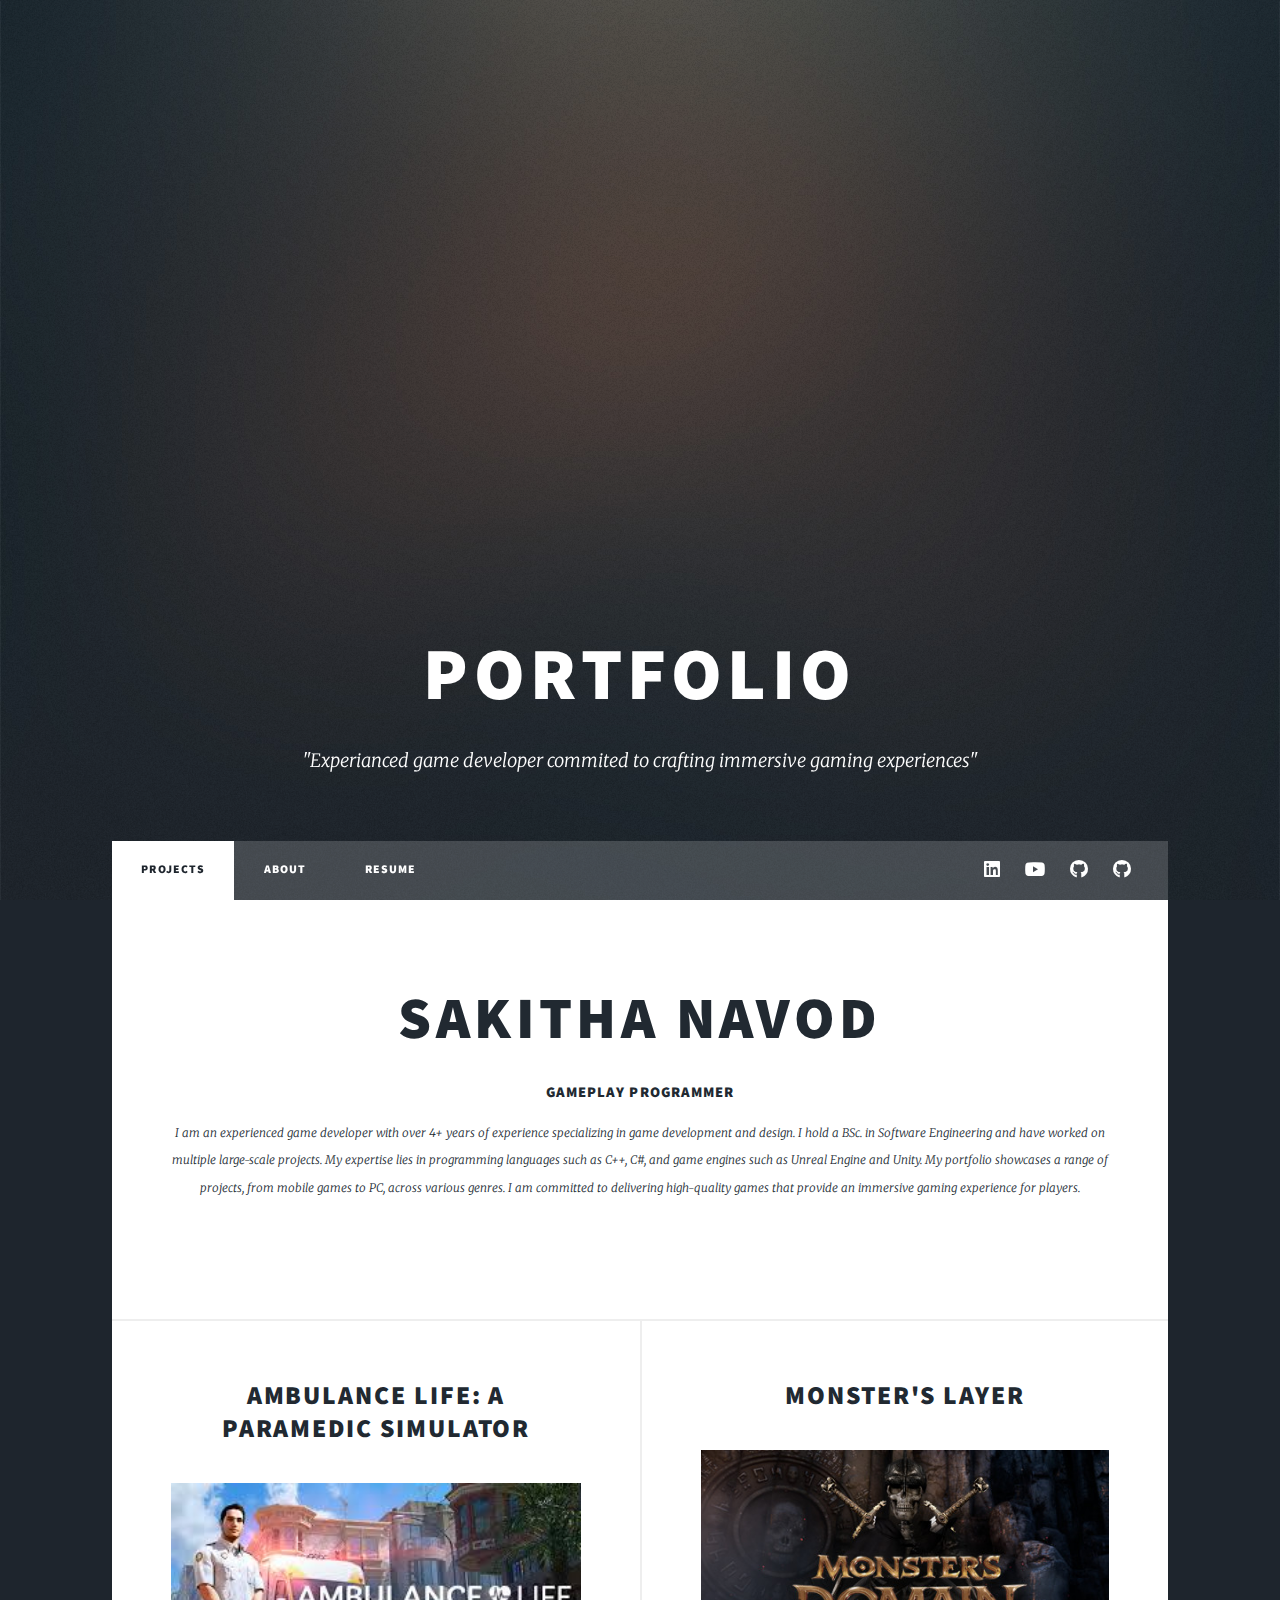
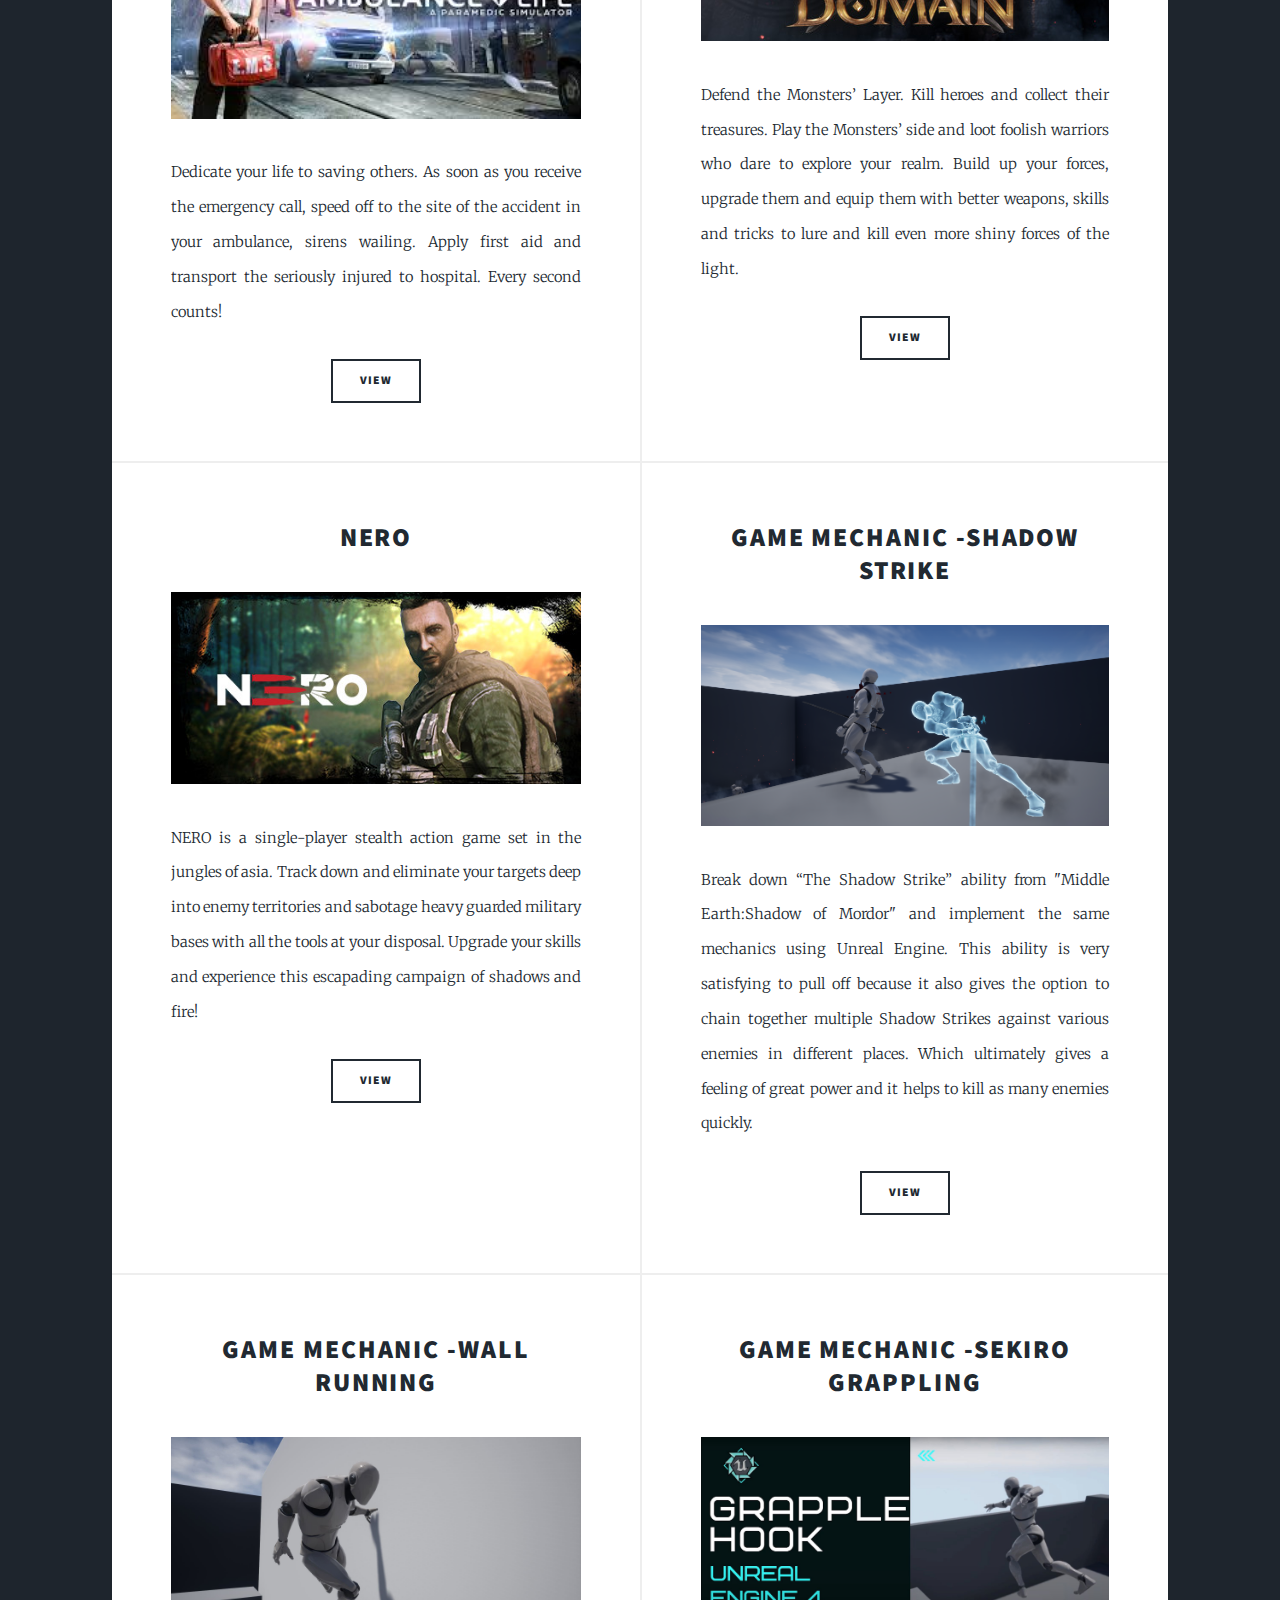
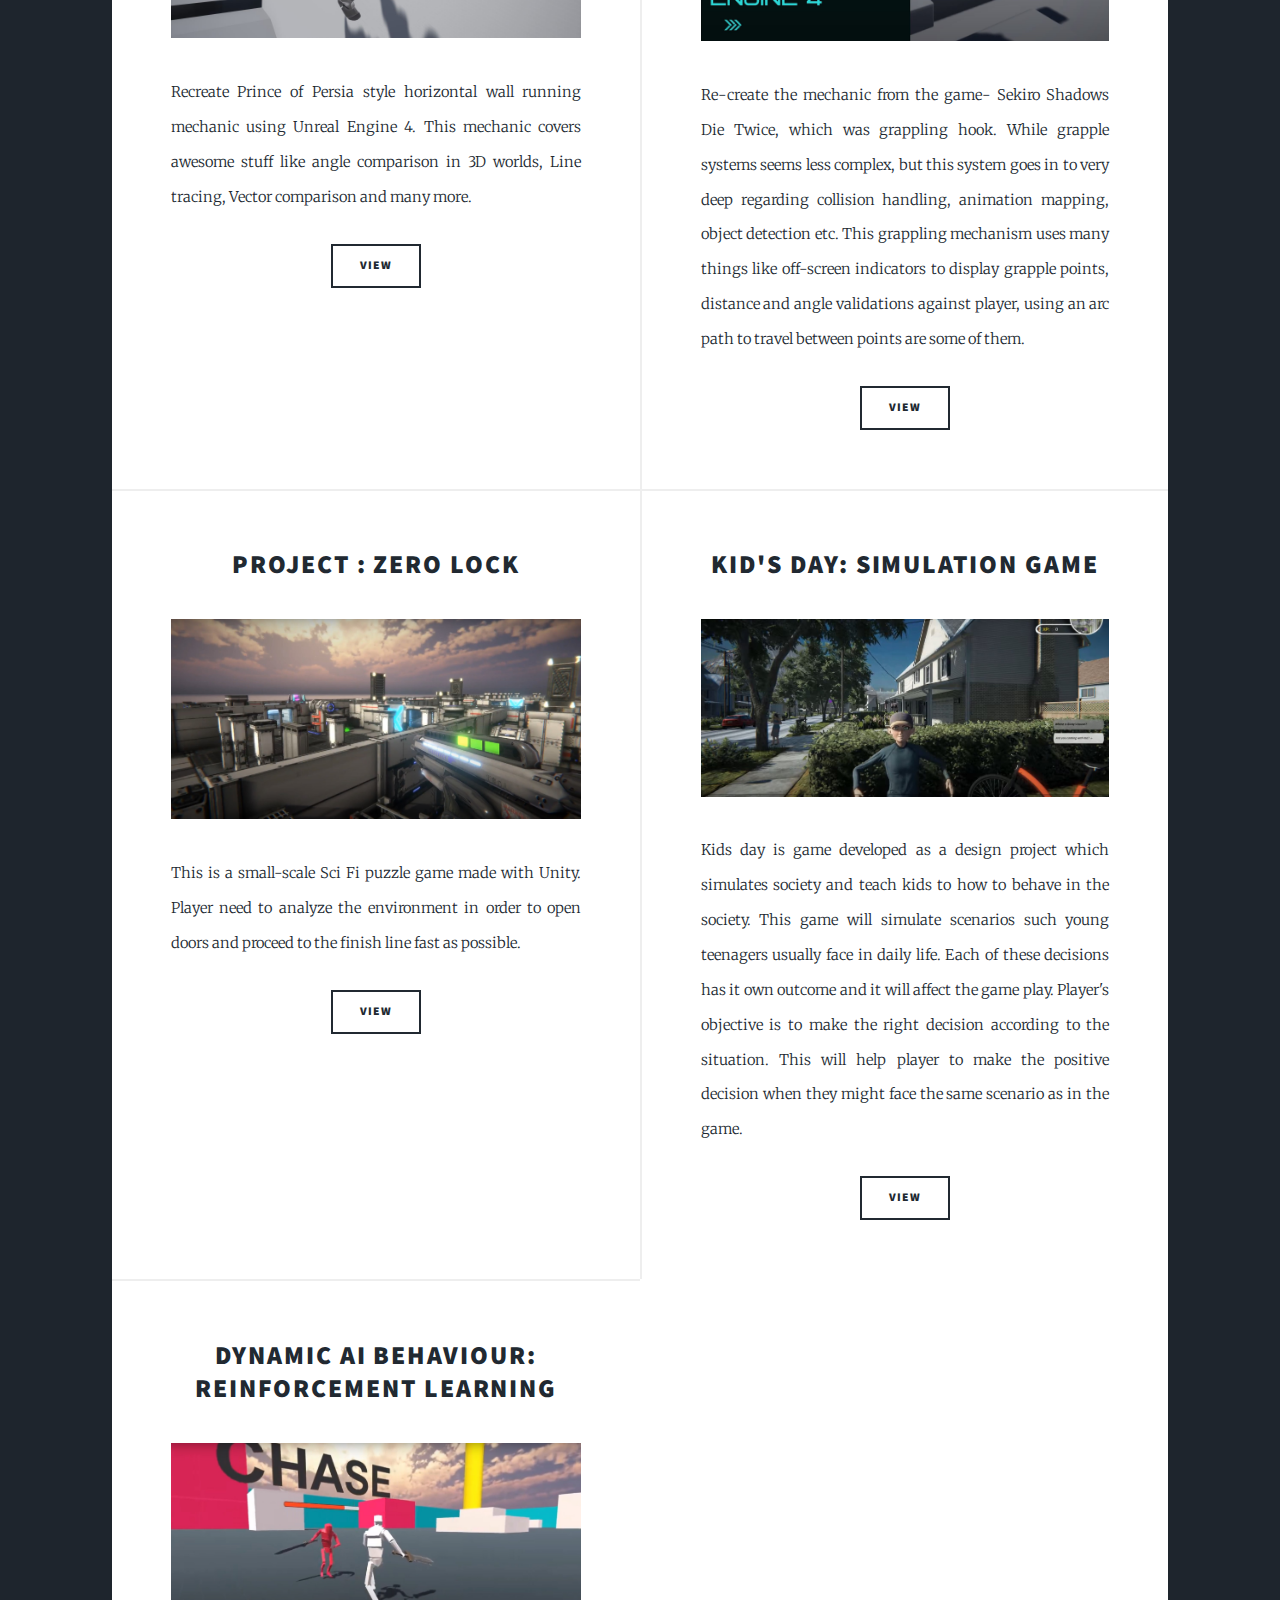
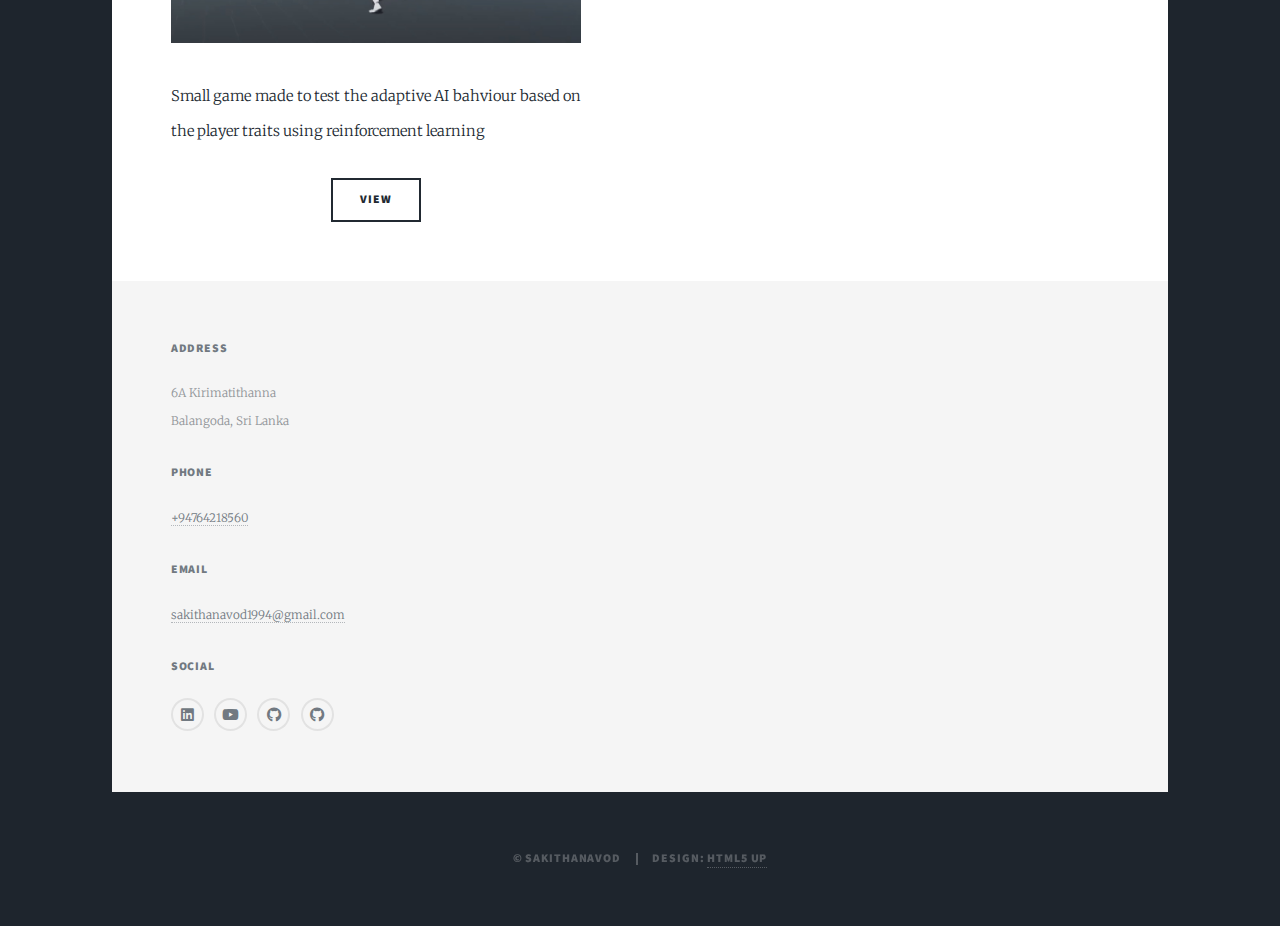
<file: index.html>
<!DOCTYPE HTML>
<!--
	Massively by HTML5 UP
	html5up.net | @ajlkn
	Free for personal and commercial use under the CCA 3.0 license (html5up.net/license)
-->
<html>
	<head>
		<title>Portfolio Sakitha Navod</title>
		<meta charset="utf-8" />
		<meta name="viewport" content="width=device-width, initial-scale=1, user-scalable=no" />
		<link rel="stylesheet" href="assets/css/main.css" />
		<noscript><link rel="stylesheet" href="assets/css/noscript.css" /></noscript>
	</head>
	<body class="is-preload">

		<!-- Wrapper -->
			<div id="wrapper" class="fade-in">

				<!-- Intro -->
					<div id="intro">
						<h1>PORTFOLIO</h1>
						<p>"Experianced game developer commited to crafting immersive gaming experiences"</p>
					</div>

				<!-- Header -->
					<header id="header">
						<a href="index.html" class="logo">PORTFOLIO</a>
					</header>

				<!-- Nav -->
					<nav id="nav">
						<ul class="links">
							<li class="active"><a href="index.html">PROJECTS</a></li>
							<li><a href="generic.html">ABOUT</a></li>
							<li><a href="elements.html">RESUME</a></li>
						</ul>
						<ul class="icons">
							<li><a href="https://www.linkedin.com/in/sakitha-amarsinghe/" class="icon brands fa-linkedin"><span class="label">Linkedin</span></a></li>
							<li><a href="https://www.youtube.com/channel/UCnXO5pQCNA7NwCBpLpCvmGA" class="icon brands fa-youtube"><span class="label">Youtube</span></a></li>
							<li><a href="https://github.com/sakithanavod" class="icon brands fa-github"><span class="label">GitHub Personal</span></a></li>
							<li><a href="https://github.com/ThatsUnreal" class="icon brands fa-github"><span class="label">GitHub Youtube</span></a></li>
						</ul>
					</nav>

				<!-- Main -->
					<div id="main">

						<!-- Featured Post -->
							<article class="post featured">
								<header class="major">
									<h2>SAKITHA NAVOD</h2>
									<h4>Gameplay Programmer</h4>
									<p>I am an experienced game developer with over 4+ years of experience specializing in game development and design. 
										I hold a BSc. in Software Engineering and have worked on multiple large-scale projects. 
										My expertise lies in programming languages such as C++, C#, and game engines such as Unreal Engine and Unity. 
										My portfolio showcases a range of projects, from mobile games to PC, across various genres. I am committed to delivering high-quality games that provide an immersive gaming experience for players.</p>
								</header>
								
							</article>

						<!-- Posts -->
							<section class="posts">
								<article>
									<header>
										<h2><a href="amb.html">Ambulance Life: A Paramedic Simulator</h2>
									</header>
									<a href="amb.html" class="image fit"><img src="images/amb.jpg" alt="" /></a>
									<p>Dedicate your life to saving others. As soon as you receive the emergency call, speed off to the site of the accident in your ambulance, sirens wailing. Apply first aid and transport the seriously injured to hospital. Every second counts!</p>
									<ul class="actions special">
										<li><a href="amb.html" class="button">View</a></li>
									</ul>
								</article>
								<article>
									<header>
										<h2><a href="md.html">Monster's Layer</h2>
									</header>
									<a href="md.html" class="image fit"><img src="images/md_01.jpg" alt="" /></a>
									<p>Defend the Monsters’ Layer. Kill heroes and collect their treasures. Play the Monsters’ side and loot foolish warriors who dare to explore your realm. Build up your forces, upgrade them and equip them with better weapons, skills and tricks to lure and kill even more shiny forces of the light.</p>
									<ul class="actions special">
										<li><a href="md.html" class="button">View</a></li>
									</ul>
								</article>
								<article>
									<header>
										<h2><a href="nero.html">Nero</h2>
									</header>
									<a href="nero.html" class="image fit"><img src="images/nero_01.jpg" alt="" /></a>
									<p>NERO is a single-player stealth action game set in the jungles of asia. Track down and eliminate your targets deep into enemy territories and sabotage heavy guarded military bases with all the tools at your disposal. Upgrade your skills and experience this escapading campaign of shadows and fire!</p>
									<ul class="actions special">
										<li><a href="nero.html"  class="button">View</a></li>
									</ul>
								</article>
								<article>
									<header>
										<h2><a href="ss.html">Game Mechanic -Shadow Strike</h2>
									</header>
									<a href="ss.html" class="image fit"><img src="images/my_01.png" alt="" /></a>
									<p>Break down “The Shadow Strike” ability from "Middle Earth:Shadow of Mordor" and implement the same mechanics using Unreal Engine. This ability is very satisfying to pull off because it also gives the option to chain together multiple Shadow Strikes against various enemies in different places. Which ultimately gives a feeling of great power and it helps to kill as many enemies quickly. </p>
									<ul class="actions special">
										<li><a href="ss.html"  class="button">View</a></li>
									</ul>
								</article>
								<article>
									<header>
										<h2><a href="wr.html">Game Mechanic -Wall Running</h2>
									</header>
									<a href="wr.html" class="image fit"><img src="images/my_02.JPG" alt="" /></a>
									<p>Recreate Prince of Persia style horizontal wall running mechanic using Unreal Engine 4. This mechanic covers awesome stuff like angle comparison in 3D worlds, Line tracing, Vector comparison and many more.</p>
									<ul class="actions special">
										<li><a href="wr.html" class="button">View</a></li>
									</ul>
								</article>
								<article>
									<header>
										<h2><a href="sg.html">Game Mechanic -Sekiro Grappling</h2>
									</header>
									<a href="sg.html" class="image fit"><img src="images/my_03.jpg" alt="" /></a>
									<p>Re-create the mechanic from the game- Sekiro Shadows Die Twice, which was grappling hook. While grapple systems seems less complex, but this system goes in to very deep regarding collision handling, animation mapping, object detection etc.
										This grappling mechanism uses many things like off-screen indicators to display grapple points, distance and angle validations against player, using an arc path to travel between points are some of them.</p>
									<ul class="actions special">
										<li><a href="sg.html" class="button">View</a></li>
									</ul>
								</article>
								<article>
									<h2><a href="pzl.html">Project : Zero Lock</h2>
										<a href="pzl.html" class="image fit"><img src="images/my_04.jpg" alt="" /></a>
									<p>This is a small-scale Sci Fi puzzle game made with Unity. Player need to analyze the environment in order to open doors and proceed to the finish line fast as possible.</p>
									<ul class="actions special">
										<li><a href="pzl.html" class="button">View</a></li>
									</ul>
								</article>
								<article>
									<h2><a href="kd.html">Kid's Day: Simulation Game</h2>
										<a href="kd.html" class="image fit"><img src="images/my_05.jpg" alt="" /></a>
									<p>Kids day is game developed as a design project which simulates society and teach kids to how to behave in the society. This game will simulate scenarios such young teenagers usually face in daily life. Each of these decisions has it own outcome and it will affect the game play. Player's objective is to make the right decision according to the situation. This will help player to make the positive decision when they might face the same scenario as in the game.</p>
									<ul class="actions special">
										<li><a href="kd.html" class="button">View</a></li>
									</ul>
								</article>
								<article>
									<h2><a href="ab.html">Dynamic AI Behaviour: Reinforcement Learning</h2>
										<a href="ab.html" class="image fit"><img src="images/my_06.jpg" alt="" /></a>
									<p>Small game made to test the adaptive AI bahviour based on the player traits using reinforcement learning</p>
									<ul class="actions special">
										<li><a href="ab.html" class="button">View</a></li>
									</ul>
								</article>
							</section>

						<!-- Footer -->
					</div>

				<!-- Footer -->
					<footer id="footer">
						<section>
							<section class="alt">
								<h3>Address</h3>
								<p>6A Kirimatithanna<br />
								Balangoda, Sri Lanka</p>
							</section>
							<section>
								<h3>Phone</h3>
								<p><a href="#">+94764218560</a></p>
							</section>
							<section>
								<h3>Email</h3>
								<p><a href="#">sakithanavod1994@gmail.com</a></p>
							</section>
							<section>
								<h3>Social</h3>
								<ul class="icons alt">
									<li><a href="https://www.linkedin.com/in/sakitha-amarsinghe/" class="icon brands fa-linkedin"><span class="label">Linkedin</span></a></li>
								<li><a href="https://www.youtube.com/channel/UCnXO5pQCNA7NwCBpLpCvmGA" class="icon brands fa-youtube"><span class="label">Youtube</span></a></li>
								<li><a href="https://github.com/sakithanavod" class="icon brands fa-github"><span class="label">GitHub Personal</span></a></li>
								<li><a href="https://github.com/ThatsUnreal" class="icon brands fa-github"><span class="label">GitHub Youtube</span></a></li>
								</ul>
							</section>
						</section>
					</footer>

				<!-- Copyright -->
					<div id="copyright">
						<ul><li>&copy; sakithanavod</li><li>Design: <a href="https://html5up.net">HTML5 UP</a></li></ul>
					</div>

			</div>

		<!-- Scripts -->
			<script src="assets/js/jquery.min.js"></script>
			<script src="assets/js/jquery.scrollex.min.js"></script>
			<script src="assets/js/jquery.scrolly.min.js"></script>
			<script src="assets/js/browser.min.js"></script>
			<script src="assets/js/breakpoints.min.js"></script>
			<script src="assets/js/util.js"></script>
			<script src="assets/js/main.js"></script>

	</body>
</html>
</file>
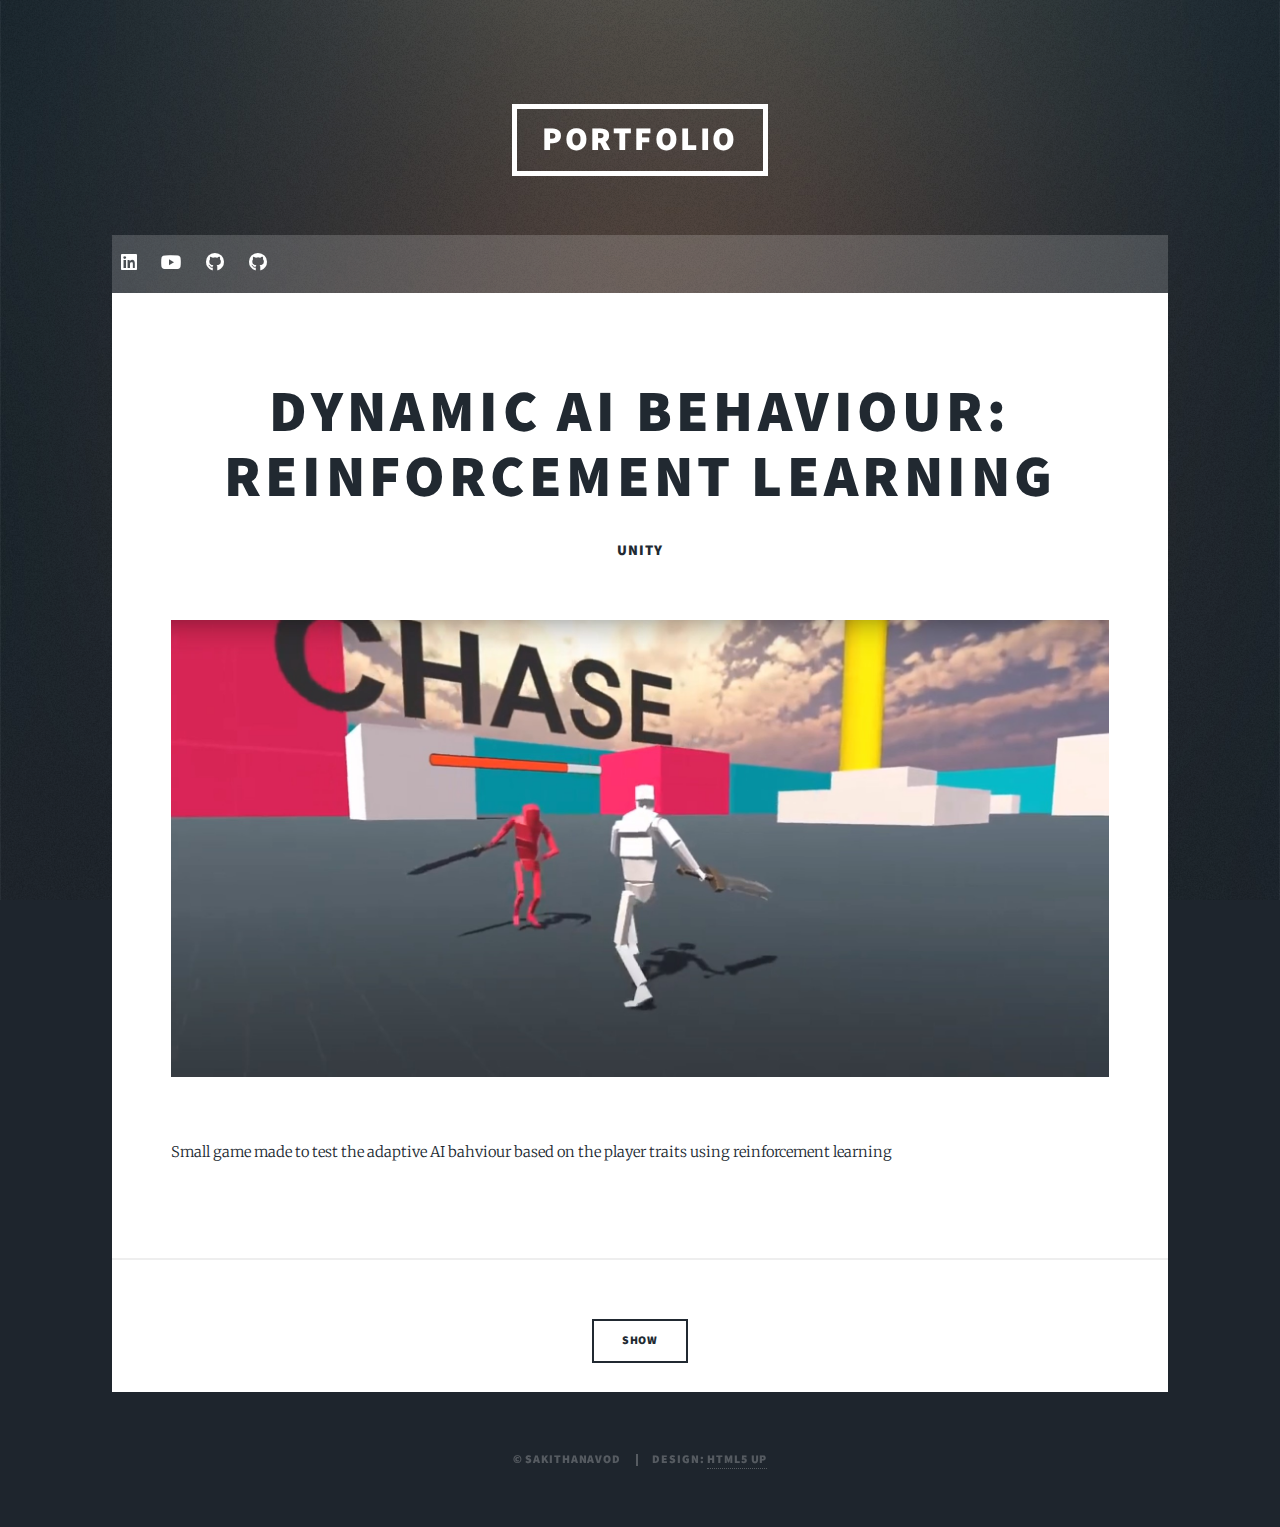
<file: ab.html>
<!DOCTYPE HTML>
<!--
	Massively by HTML5 UP
	html5up.net | @ajlkn
	Free for personal and commercial use under the CCA 3.0 license (html5up.net/license)
-->
<html>
	<head>
		<title>Portfolio Sakitha Navod</title>
		<meta charset="utf-8" />
		<meta name="viewport" content="width=device-width, initial-scale=1, user-scalable=no" />
		<link rel="stylesheet" href="assets/css/main.css" />
		<noscript><link rel="stylesheet" href="assets/css/noscript.css" /></noscript>
	</head>
	<body class="is-preload">

		<!-- Wrapper -->
			<div id="wrapper">

				<!-- Header -->
					<header id="header">
						<a href="index.html" class="logo">PORTFOLIO</a>
					</header>

				<!-- Nav -->
					<nav id="nav">

						<ul class="icons">
							<li><a href="https://www.linkedin.com/in/sakitha-amarsinghe/" class="icon brands fa-linkedin"><span class="label">Linkedin</span></a></li>
							<li><a href="https://www.youtube.com/channel/UCnXO5pQCNA7NwCBpLpCvmGA" class="icon brands fa-youtube"><span class="label">Youtube</span></a></li>
							<li><a href="https://github.com/sakithanavod" class="icon brands fa-github"><span class="label">GitHub Personal</span></a></li>
							<li><a href="https://github.com/ThatsUnreal" class="icon brands fa-github"><span class="label">GitHub Youtube</span></a></li>
						</ul>
					</nav>

				<!-- Main -->
					<div id="main">

						<!-- Post -->
							<section class="post">
								<header class="major">
									<h1>Dynamic AI Behaviour: Reinforcement Learning</h1>
									<h4>Unity</h4>
								</header>
								<div class="image main"><img src="images/my_06.jpg" alt="" /></div>
								<p>Small game made to test the adaptive AI bahviour based on the player traits using reinforcement learning</p>
								</section>

								<ul class="actions special">
									<li><a href="https://www.youtube.com/watch?v=_PPYSeKynh8" class="button">Show</a></li>
								</ul>

					</div>

				

				<!-- Copyright -->
					<div id="copyright">
						<ul><li>&copy; sakithanavod</li><li>Design: <a href="https://html5up.net">HTML5 UP</a></li></ul>
					</div>

			</div>

		<!-- Scripts -->
			<script src="assets/js/jquery.min.js"></script>
			<script src="assets/js/jquery.scrollex.min.js"></script>
			<script src="assets/js/jquery.scrolly.min.js"></script>
			<script src="assets/js/browser.min.js"></script>
			<script src="assets/js/breakpoints.min.js"></script>
			<script src="assets/js/util.js"></script>
			<script src="assets/js/main.js"></script>

	</body>
</html>
</file>
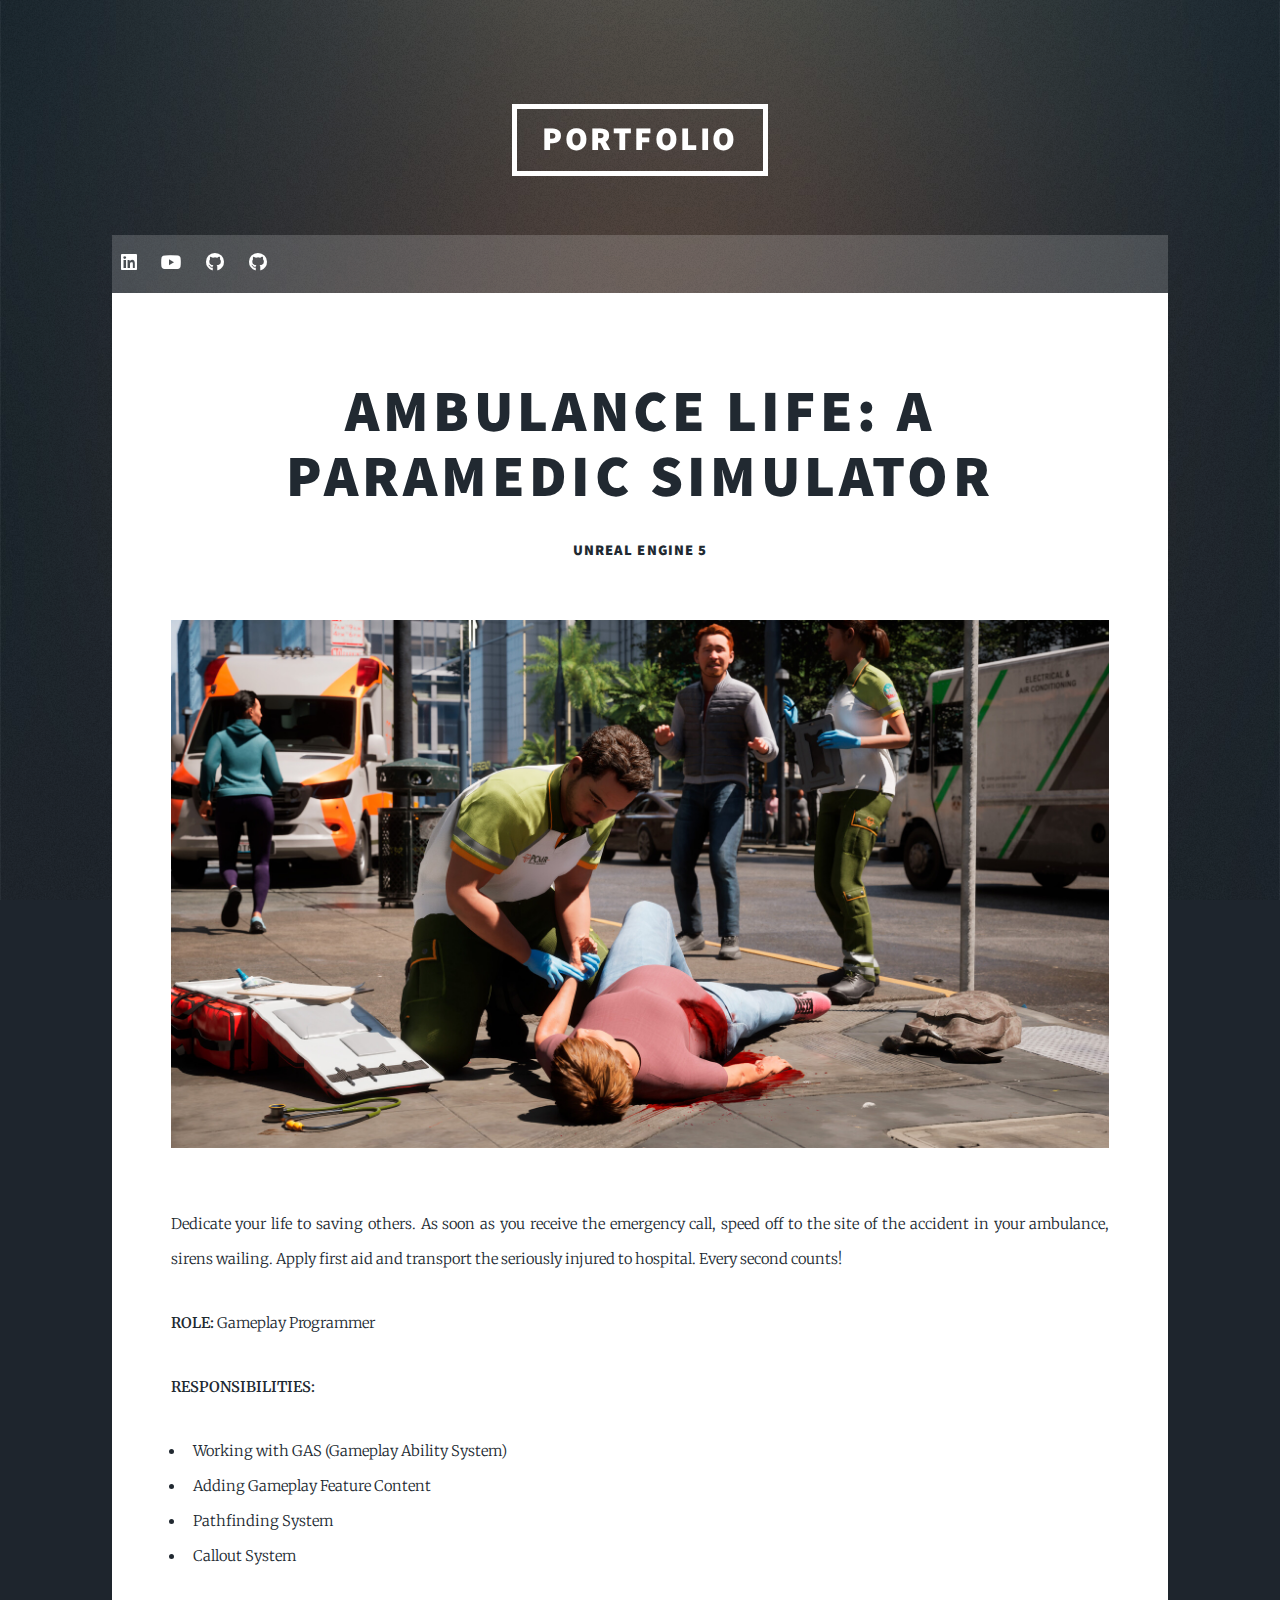
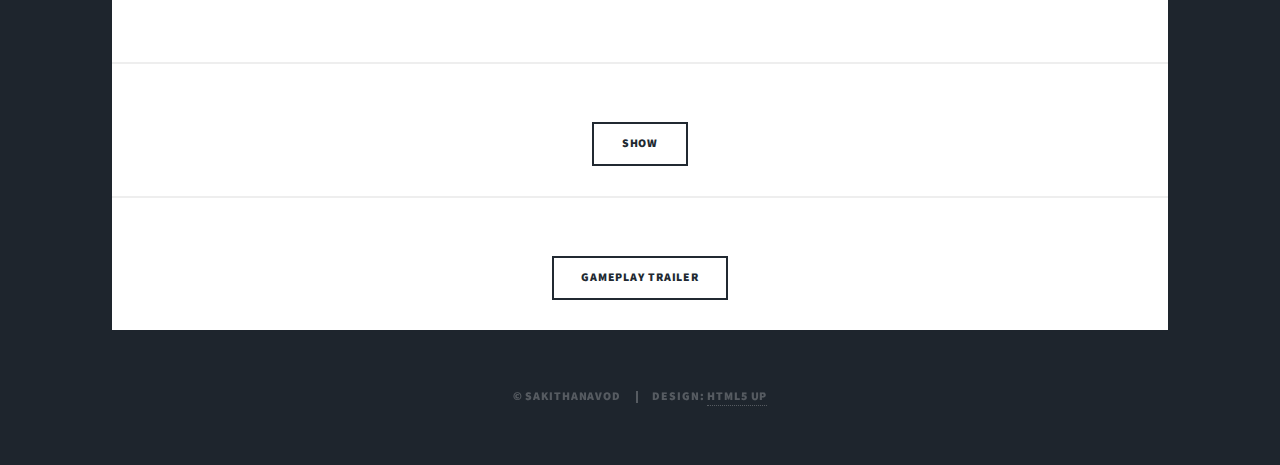
<file: amb.html>
<!DOCTYPE HTML>
<!--
	Massively by HTML5 UP
	html5up.net | @ajlkn
	Free for personal and commercial use under the CCA 3.0 license (html5up.net/license)
-->
<html>
	<head>
		<title>Portfolio Sakitha Navod</title>
		<meta charset="utf-8" />
		<meta name="viewport" content="width=device-width, initial-scale=1, user-scalable=no" />
		<link rel="stylesheet" href="assets/css/main.css" />
		<noscript><link rel="stylesheet" href="assets/css/noscript.css" /></noscript>
	</head>
	<body class="is-preload">

		<!-- Wrapper -->
			<div id="wrapper">

				<!-- Header -->
					<header id="header">
						<a href="index.html" class="logo">PORTFOLIO</a>
					</header>

				<!-- Nav -->
					<nav id="nav">

						<ul class="icons">
							<li><a href="https://www.linkedin.com/in/sakitha-amarsinghe/" class="icon brands fa-linkedin"><span class="label">Linkedin</span></a></li>
							<li><a href="https://www.youtube.com/channel/UCnXO5pQCNA7NwCBpLpCvmGA" class="icon brands fa-youtube"><span class="label">Youtube</span></a></li>
							<li><a href="https://github.com/sakithanavod" class="icon brands fa-github"><span class="label">GitHub Personal</span></a></li>
							<li><a href="https://github.com/ThatsUnreal" class="icon brands fa-github"><span class="label">GitHub Youtube</span></a></li>
						</ul>
					</nav>

				<!-- Main -->
					<div id="main">

						<!-- Post -->
							<section class="post">
								<header class="major">
									<h1>Ambulance Life: A Paramedic Simulator</h1>
									<h4>Unreal Engine 5</h4>
								</header>
								<div class="image main"><img src="images/amb_02.jpg" alt="" /></div>
								<p>Dedicate your life to saving others. As soon as you receive the emergency call, speed off to the site of the accident in your ambulance, sirens wailing. Apply first aid and transport the seriously injured to hospital. Every second counts!</p>

								<p><b>ROLE:</b> Gameplay Programmer</p>	
								<p><b>RESPONSIBILITIES:</b> 
									<ul>
										<li>Working with GAS (Gameplay Ability System)</li>
										<li>Adding Gameplay Feature Content</li>
										<li>Pathfinding System</li>
										<li>Callout System</li>
									  </ul>  
								</p>	
								</section>

								<ul class="actions special">
									<li><a href="https://store.steampowered.com/app/1926520/Ambulance_Life_A_Paramedic_Simulator/" class="button">Show</a></li>
								</ul>

								<ul class="actions special">
									<li><a href="https://www.youtube.com/watch?v=HSX4qBDTKlc" class="button">Gameplay Trailer</a></li>
								</ul>

					</div>

				<!-- Copyright -->
					<div id="copyright">
						<ul><li>&copy; sakithanavod</li><li>Design: <a href="https://html5up.net">HTML5 UP</a></li></ul>
					</div>

			</div>

		<!-- Scripts -->
			<script src="assets/js/jquery.min.js"></script>
			<script src="assets/js/jquery.scrollex.min.js"></script>
			<script src="assets/js/jquery.scrolly.min.js"></script>
			<script src="assets/js/browser.min.js"></script>
			<script src="assets/js/breakpoints.min.js"></script>
			<script src="assets/js/util.js"></script>
			<script src="assets/js/main.js"></script>

	</body>
</html>
</file>
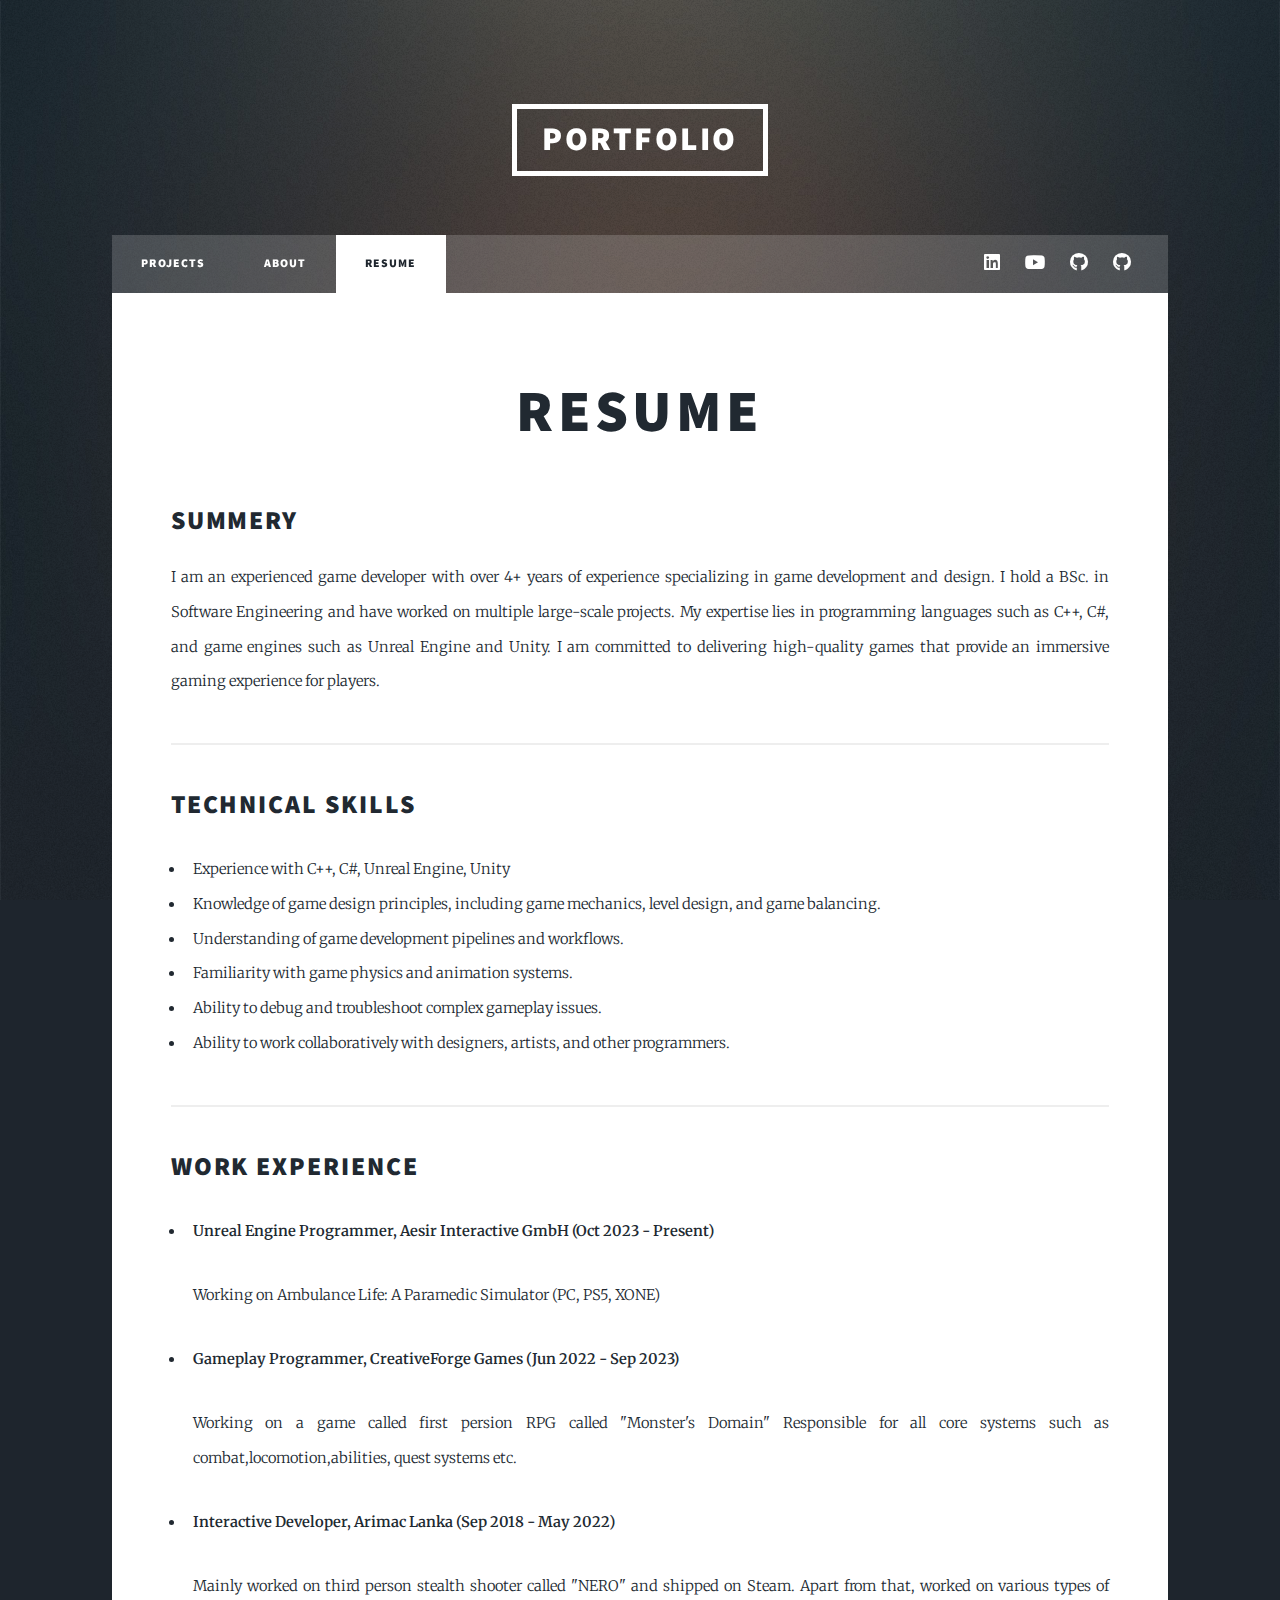
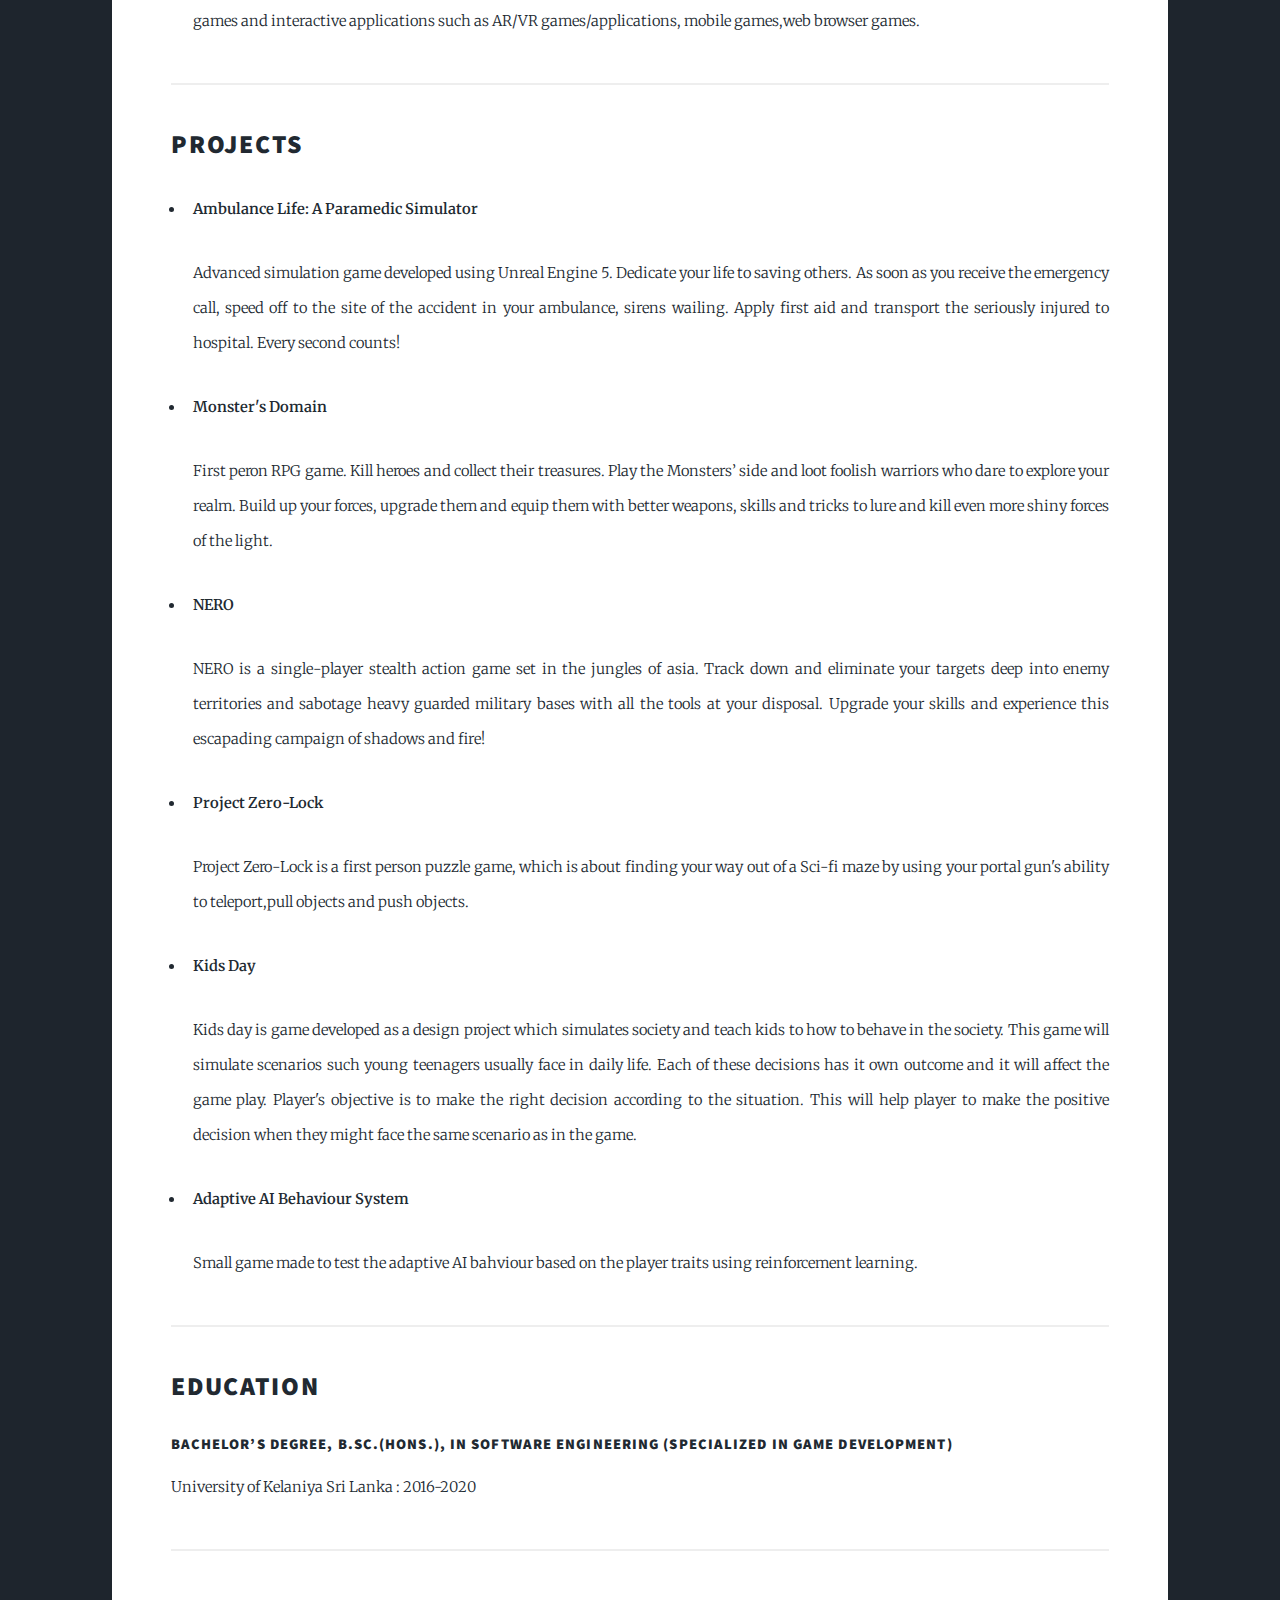
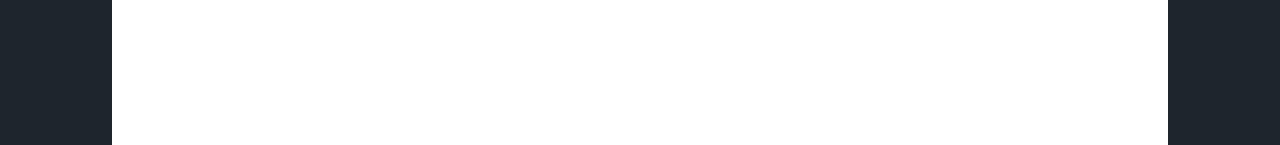
<file: elements.html>
<!DOCTYPE HTML>
<!--
	Massively by HTML5 UP
	html5up.net | @ajlkn
	Free for personal and commercial use under the CCA 3.0 license (html5up.net/license)
-->
<html>
	<head>
		<title>Portfolio Sakitha Navod</title>
		<meta charset="utf-8" />
		<meta name="viewport" content="width=device-width, initial-scale=1, user-scalable=no" />
		<link rel="stylesheet" href="assets/css/main.css" />
		<noscript><link rel="stylesheet" href="assets/css/noscript.css" /></noscript>
	</head>
	<body class="is-preload">

		<!-- Wrapper -->
			<div id="wrapper">

				<!-- Header -->
					<header id="header">
						<a href="index.html" class="logo">PORTFOLIO</a>
					</header>

				<!-- Nav -->
					<nav id="nav">
						<ul class="links">
							<li><a href="index.html">PROJECTS</a></li>
							<li><a href="generic.html">ABOUT</a></li>
							<li class="active"><a href="elements.html">RESUME</a></li>
						</ul>
						<ul class="icons">
							<li><a href="https://www.linkedin.com/in/sakitha-amarsinghe/" class="icon brands fa-linkedin"><span class="label">Linkedin</span></a></li>
							<li><a href="https://www.youtube.com/channel/UCnXO5pQCNA7NwCBpLpCvmGA" class="icon brands fa-youtube"><span class="label">Youtube</span></a></li>
							<li><a href="https://github.com/sakithanavod" class="icon brands fa-github"><span class="label">GitHub Personal</span></a></li>
							<li><a href="https://github.com/ThatsUnreal" class="icon brands fa-github"><span class="label">GitHub Youtube</span></a></li>
						</ul>
					</nav>

				<!-- Main -->
					<div id="main">

						<!-- Post -->
							<section class="post">
								<header class="major">
									<h1>RESUME</h1>
								</header>

								<!-- Text stuff -->
									<h2>Summery</h2>
									<p>I am an experienced game developer with over 4+ years of experience specializing in game development and design. 
									I hold a BSc. in Software Engineering and have worked on multiple large-scale projects. 
									My expertise lies in programming languages such as C++, C#, and game engines such as Unreal Engine and Unity.
									I am committed to delivering high-quality games that provide an immersive gaming experience for players. </p>
									<hr />
									<h2>Technical Skills</h2>
									<p>
										<ul>
										<li>Experience with C++, C#, Unreal Engine, Unity</li>
										<li>Knowledge of game design principles, including game mechanics, level design, and game balancing.</li>
										<li>Understanding of game development pipelines and workflows.</li>
										<li>Familiarity with game physics and animation systems.</li>
										<li>Ability to debug and troubleshoot complex gameplay issues.</li>
										<li>Ability to work collaboratively with designers, artists, and other programmers.</li>
									  </ul>  
									</p>
									<hr />
									<h2>Work Experience</h2>
									<p> 
										<ul>
											<li>
												<p><b>Unreal Engine Programmer, Aesir Interactive GmbH (Oct 2023 - Present)</b></p>
												<p>Working on Ambulance Life: A Paramedic Simulator (PC, PS5, XONE)</p>
											</li>
											<li>
												<p><b>Gameplay Programmer, CreativeForge Games (Jun 2022 - Sep 2023)</b></p>
												<p>Working on a game called first persion RPG called "Monster's Domain"
												Responsible for all core systems such as combat,locomotion,abilities, quest systems etc.</p>

											</li>
											<li>
												<p><b>Interactive Developer, Arimac Lanka (Sep 2018 - May 2022)
												</b></p>
												<p>Mainly worked on third person stealth shooter called "NERO" and shipped on Steam.
													Apart from that, worked on various types of games and interactive applications 
													such as AR/VR games/applications, mobile games,web browser games.
													</p>

											</li>
										  </ul>  
									</p>
									<hr />
									<h2>Projects</h2>
									<p> 
										<ul>
											<li>
												<p><b>Ambulance Life: A Paramedic Simulator</b></p>
												<p>Advanced simulation game developed using Unreal Engine 5. Dedicate your life to saving others. As soon as you receive the emergency call, speed off to the site of the accident in your ambulance, 
												sirens wailing. Apply first aid and transport the seriously injured to hospital. Every second counts!</p>
											</li>
											<li>
												<p><b>Monster's Domain</b></p>
												<p>First peron RPG game. Kill heroes and collect their treasures. Play the Monsters’ side and loot foolish warriors who dare to explore your realm. Build up your forces,
													upgrade them and equip them with better weapons, skills and tricks to lure and kill even more shiny forces of the light.</p>

											</li>
											<li>
												<p><b>NERO
												</b></p>
												<p>NERO is a single-player stealth action game set in the jungles of asia. Track down and eliminate your targets deep into enemy territories and sabotage heavy guarded military bases with all the tools at your disposal. 
													Upgrade your skills and experience this escapading campaign of shadows and fire!													
													</p>
											</li>
											<li>
												<p><b>Project Zero-Lock
												</b></p>
												<p>Project Zero-Lock is a first person puzzle game, which is about finding your way out of a Sci-fi maze by using your portal gun's ability to teleport,pull objects and push objects.
												</p>
											</li>
											<li>
												<p><b>Kids Day
												</b></p>
												<p>Kids day is game developed as a design project which simulates society and teach kids to how to behave in the society. This game will simulate scenarios such young teenagers usually face in daily life. Each of these decisions has it own outcome and it will affect the game play. Player's objective is to make the right decision according to the situation. This will help player to make the positive decision when they might face the same scenario as in the game.
												</p>
											</li>
											<li>
												<p><b>Adaptive AI Behaviour System</b></p>
												<p>Small game made to test the adaptive AI bahviour based on the player traits using reinforcement learning.
												</p>
											</li>
										  </ul>  
									</p>
									<hr />
									<h2>Education
									</h2>
									<p> 
										<h4>Bachelor’s Degree, B.Sc.(Hons.), in Software Engineering (Specialized In Game Development)
										</h4>
										<p>University of Kelaniya Sri Lanka : 2016-2020</p>
									</p>
									<hr />
								

				<!-- Copyright -->
					<div id="copyright">
						<ul><li>&copy; sakithanavod</li><li>Design: <a href="https://html5up.net">HTML5 UP</a></li></ul>
					</div>

			</div>

		<!-- Scripts -->
			<script src="assets/js/jquery.min.js"></script>
			<script src="assets/js/jquery.scrollex.min.js"></script>
			<script src="assets/js/jquery.scrolly.min.js"></script>
			<script src="assets/js/browser.min.js"></script>
			<script src="assets/js/breakpoints.min.js"></script>
			<script src="assets/js/util.js"></script>
			<script src="assets/js/main.js"></script>

	</body>
</html>
</file>
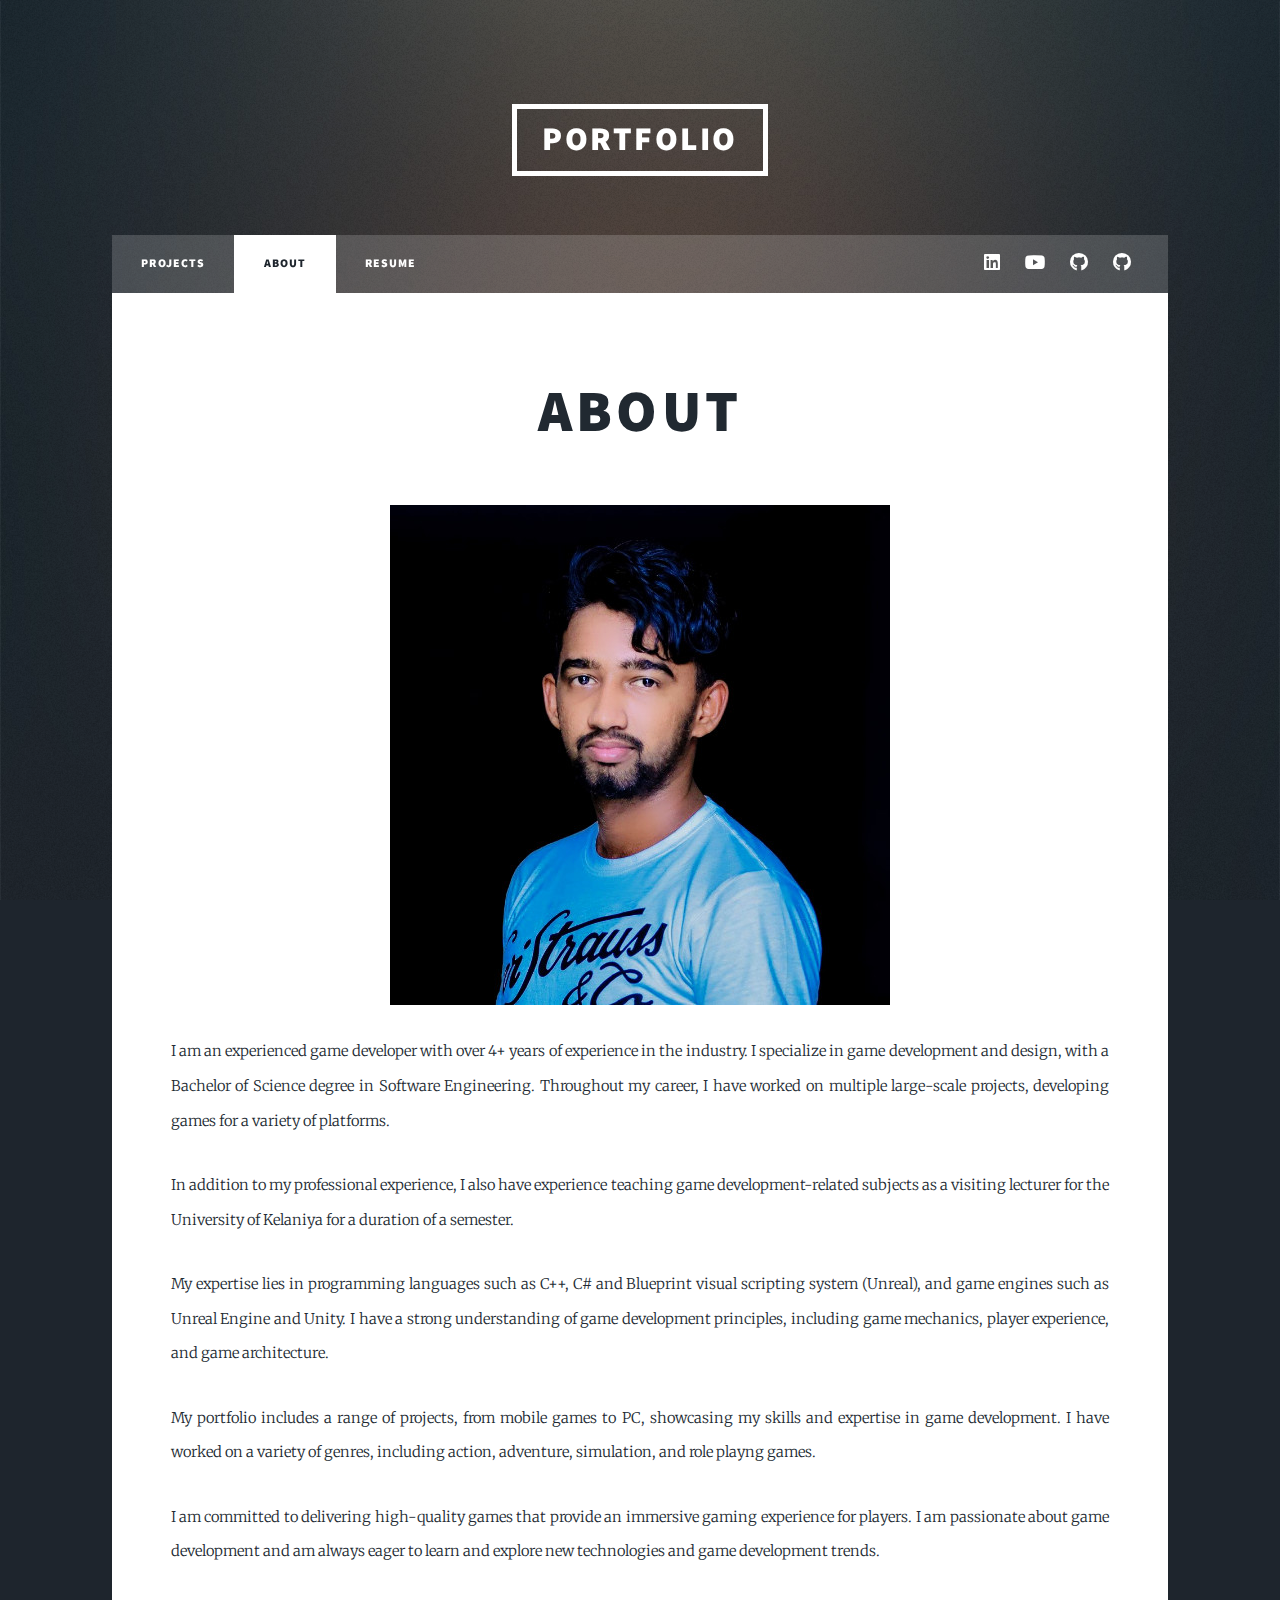
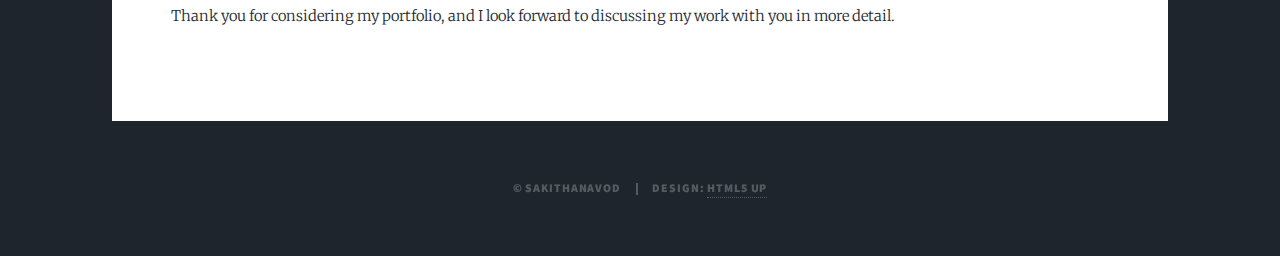
<file: generic.html>
<!DOCTYPE HTML>
<!--
	Massively by HTML5 UP
	html5up.net | @ajlkn
	Free for personal and commercial use under the CCA 3.0 license (html5up.net/license)
-->
<html>
	<head>
		<title>Portfolio Sakitha Navod</title>
		<meta charset="utf-8" />
		<meta name="viewport" content="width=device-width, initial-scale=1, user-scalable=no" />
		<link rel="stylesheet" href="assets/css/main.css" />
		<noscript><link rel="stylesheet" href="assets/css/noscript.css" /></noscript>
	</head>
	<body class="is-preload">

		<!-- Wrapper -->
			<div id="wrapper">

				<!-- Header -->
					<header id="header">
						<a href="index.html" class="logo">PORTFOLIO</a>
					</header>

				<!-- Nav -->
					<nav id="nav">
						<ul class="links">
							<li><a href="index.html">PROJECTS</a></li>
							<li class="active"><a href="generic.html">ABOUT</a></li>
							<li><a href="elements.html">RESUME</a></li>
						</ul>
						<ul class="icons">
							<li><a href="https://www.linkedin.com/in/sakitha-amarsinghe/" class="icon brands fa-linkedin"><span class="label">Linkedin</span></a></li>
							<li><a href="https://www.youtube.com/channel/UCnXO5pQCNA7NwCBpLpCvmGA" class="icon brands fa-youtube"><span class="label">Youtube</span></a></li>
							<li><a href="https://github.com/sakithanavod" class="icon brands fa-github"><span class="label">GitHub Personal</span></a></li>
							<li><a href="https://github.com/ThatsUnreal" class="icon brands fa-github"><span class="label">GitHub Youtube</span></a></li>
						</ul>
					</nav>

				<!-- Main -->
					<div id="main">

						<!-- Post -->
							<section class="post">
								<header class="major">
									<h1>ABOUT</h1>
								</header>
								<div><img src="images/me.jpg" alt="" style="display: block;
									margin-left: auto;
									margin-right: auto;"/></div>
								<p></p>
								<p>I am an experienced game developer with over 4+ years of experience in the industry. I specialize in game development and design, with a Bachelor of Science degree in Software Engineering. 
									Throughout my career, I have worked on multiple large-scale projects, developing games for a variety of platforms.</p>
								<p>In addition to my professional experience, I also have experience teaching game development-related subjects as a visiting lecturer for the University of Kelaniya for a duration of a semester.</p>
								<p>My expertise lies in programming languages such as C++, C# and Blueprint visual scripting system (Unreal), and game engines such as Unreal Engine and Unity. 
									I have a strong understanding of game development principles, including game mechanics, player experience, and game architecture.</p>
								<p>My portfolio includes a range of projects, from mobile games to PC, 
									showcasing my skills and expertise in game development. I have worked on a variety of genres, including action, adventure, simulation, and role playng games.</p>
								<p>I am committed to delivering high-quality games that provide an immersive gaming experience for players. 
									I am passionate about game development and am always eager to learn and explore new technologies and game development trends.</p>
								<p>Thank you for considering my portfolio, and I look forward to discussing my work with you in more detail.</p>
								</section>

					</div>

				<!-- Footer -->
					

				<!-- Copyright -->
					<div id="copyright">
						<ul><li>&copy; sakithanavod</li><li>Design: <a href="https://html5up.net">HTML5 UP</a></li></ul>
					</div>

			</div>

		<!-- Scripts -->
			<script src="assets/js/jquery.min.js"></script>
			<script src="assets/js/jquery.scrollex.min.js"></script>
			<script src="assets/js/jquery.scrolly.min.js"></script>
			<script src="assets/js/browser.min.js"></script>
			<script src="assets/js/breakpoints.min.js"></script>
			<script src="assets/js/util.js"></script>
			<script src="assets/js/main.js"></script>

	</body>
</html>
</file>
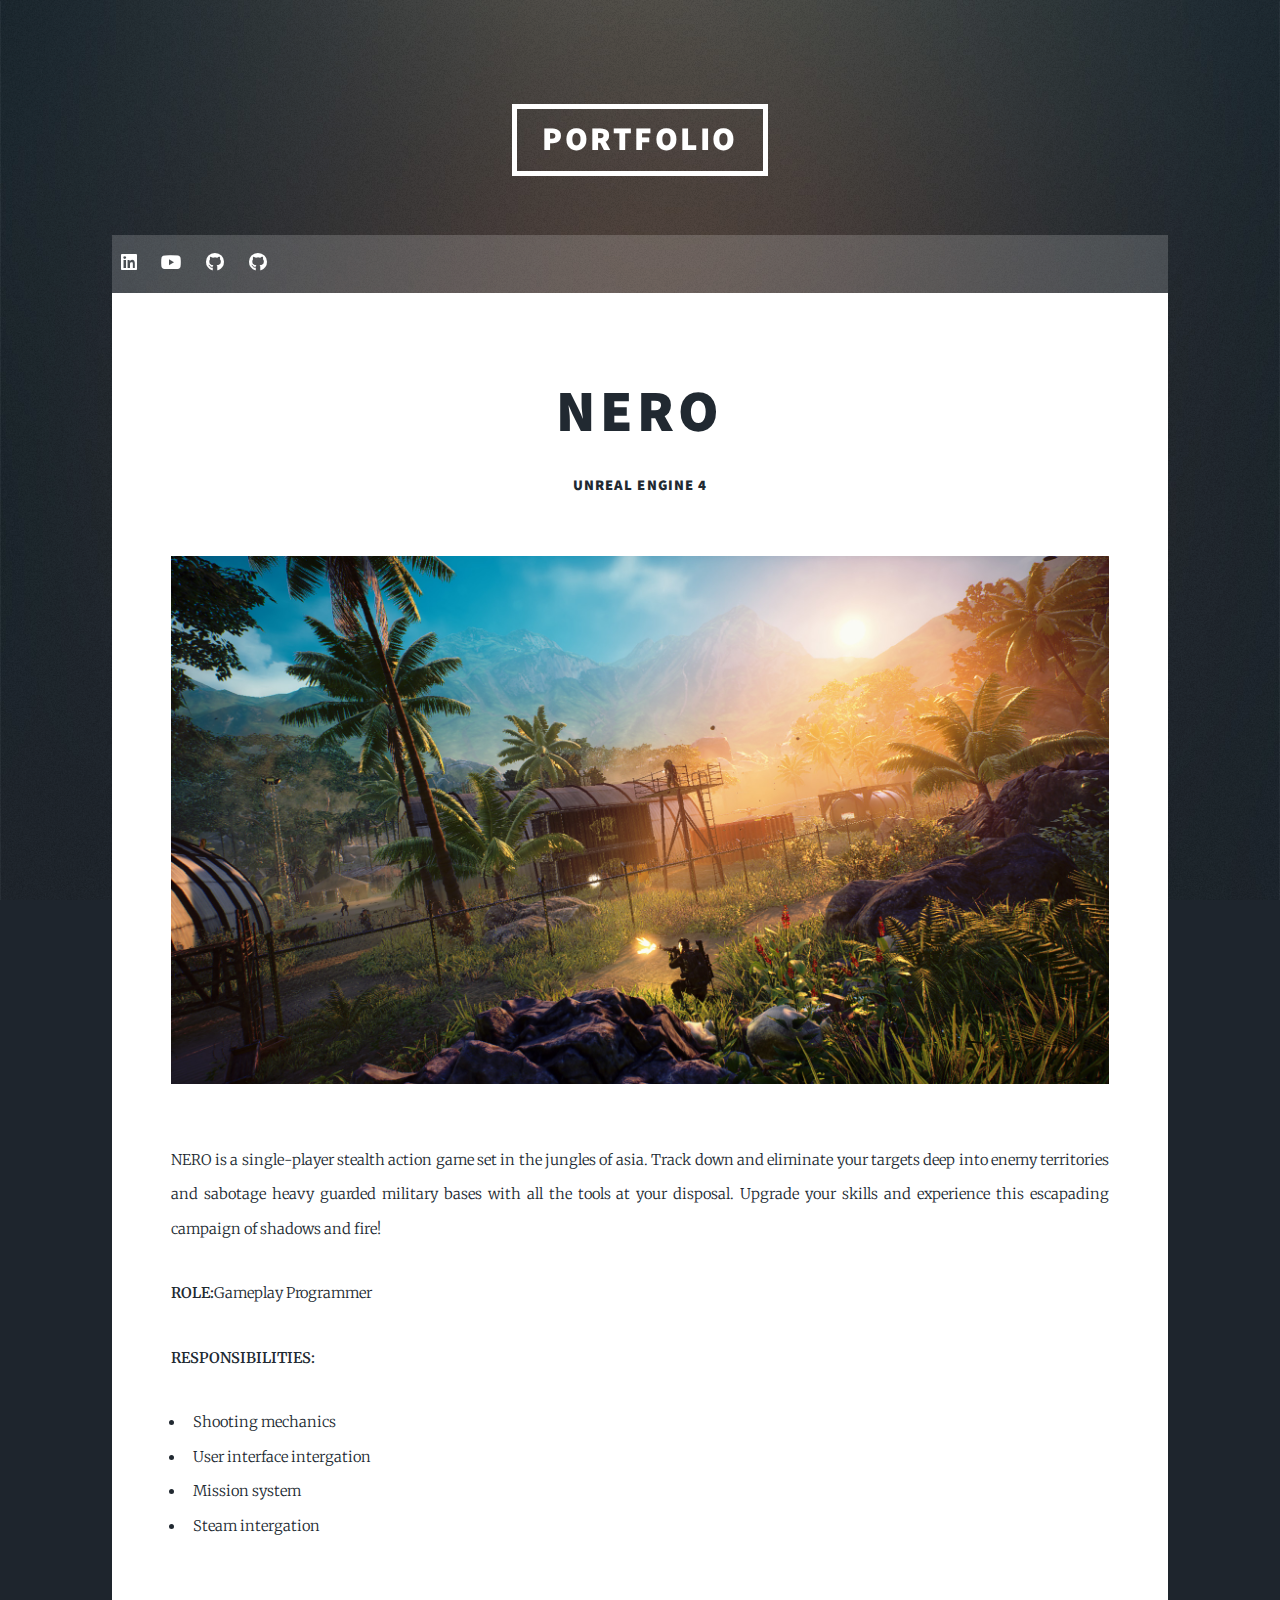
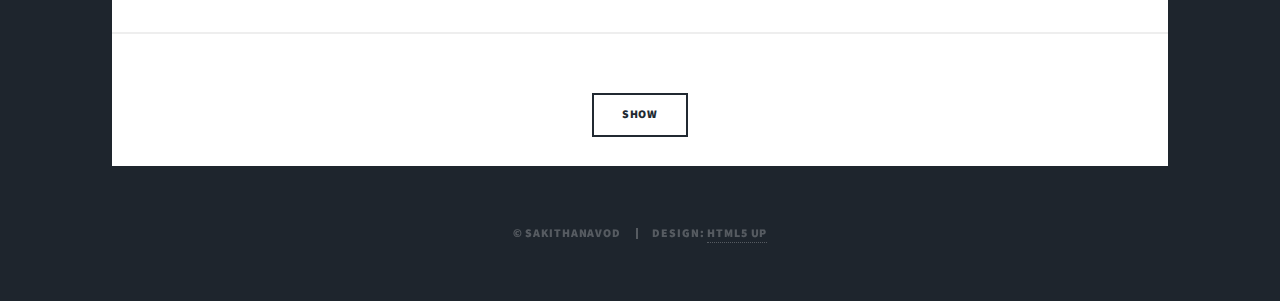
<file: nero.html>
<!DOCTYPE HTML>
<!--
	Massively by HTML5 UP
	html5up.net | @ajlkn
	Free for personal and commercial use under the CCA 3.0 license (html5up.net/license)
-->
<html>
	<head>
		<title>Portfolio Sakitha Navod</title>
		<meta charset="utf-8" />
		<meta name="viewport" content="width=device-width, initial-scale=1, user-scalable=no" />
		<link rel="stylesheet" href="assets/css/main.css" />
		<noscript><link rel="stylesheet" href="assets/css/noscript.css" /></noscript>
	</head>
	<body class="is-preload">

		<!-- Wrapper -->
			<div id="wrapper">

				<!-- Header -->
					<header id="header">
						<a href="index.html" class="logo">PORTFOLIO</a>
					</header>

				<!-- Nav -->
					<nav id="nav">

						<ul class="icons">
							<li><a href="https://www.linkedin.com/in/sakitha-amarsinghe/" class="icon brands fa-linkedin"><span class="label">Linkedin</span></a></li>
							<li><a href="https://www.youtube.com/channel/UCnXO5pQCNA7NwCBpLpCvmGA" class="icon brands fa-youtube"><span class="label">Youtube</span></a></li>
							<li><a href="https://github.com/sakithanavod" class="icon brands fa-github"><span class="label">GitHub Personal</span></a></li>
							<li><a href="https://github.com/ThatsUnreal" class="icon brands fa-github"><span class="label">GitHub Youtube</span></a></li>
						</ul>
					</nav>

				<!-- Main -->
					<div id="main">

						<!-- Post -->
							<section class="post">
								<header class="major">
									<h1>NERO</h1>
									<h4>Unreal Engine 4</h4>
								</header>
								<div class="image main"><img src="images/nero_02.jpg" alt="" /></div>
								<p>NERO is a single-player stealth action game set in the jungles of asia. Track down and eliminate your targets deep into enemy territories and sabotage heavy guarded military bases with all the tools at your disposal. Upgrade your skills and experience this escapading campaign of shadows and fire!</p>

								<p><b>ROLE:</b>Gameplay Programmer</p>	
								<p><b>RESPONSIBILITIES:</b> 
									<ul>
										<li>Shooting mechanics</li>
										<li>User interface intergation</li>
										<li>Mission system</li>
										<li>Steam intergation</li>
									  </ul>  
								</p>	
								</section>

								<ul class="actions special">
									<li><a href="https://store.steampowered.com/app/1448610/NERO/" class="button">Show</a></li>
								</ul>

					</div>

				

				<!-- Copyright -->
					<div id="copyright">
						<ul><li>&copy; sakithanavod</li><li>Design: <a href="https://html5up.net">HTML5 UP</a></li></ul>
					</div>

			</div>

		<!-- Scripts -->
			<script src="assets/js/jquery.min.js"></script>
			<script src="assets/js/jquery.scrollex.min.js"></script>
			<script src="assets/js/jquery.scrolly.min.js"></script>
			<script src="assets/js/browser.min.js"></script>
			<script src="assets/js/breakpoints.min.js"></script>
			<script src="assets/js/util.js"></script>
			<script src="assets/js/main.js"></script>

	</body>
</html>
</file>
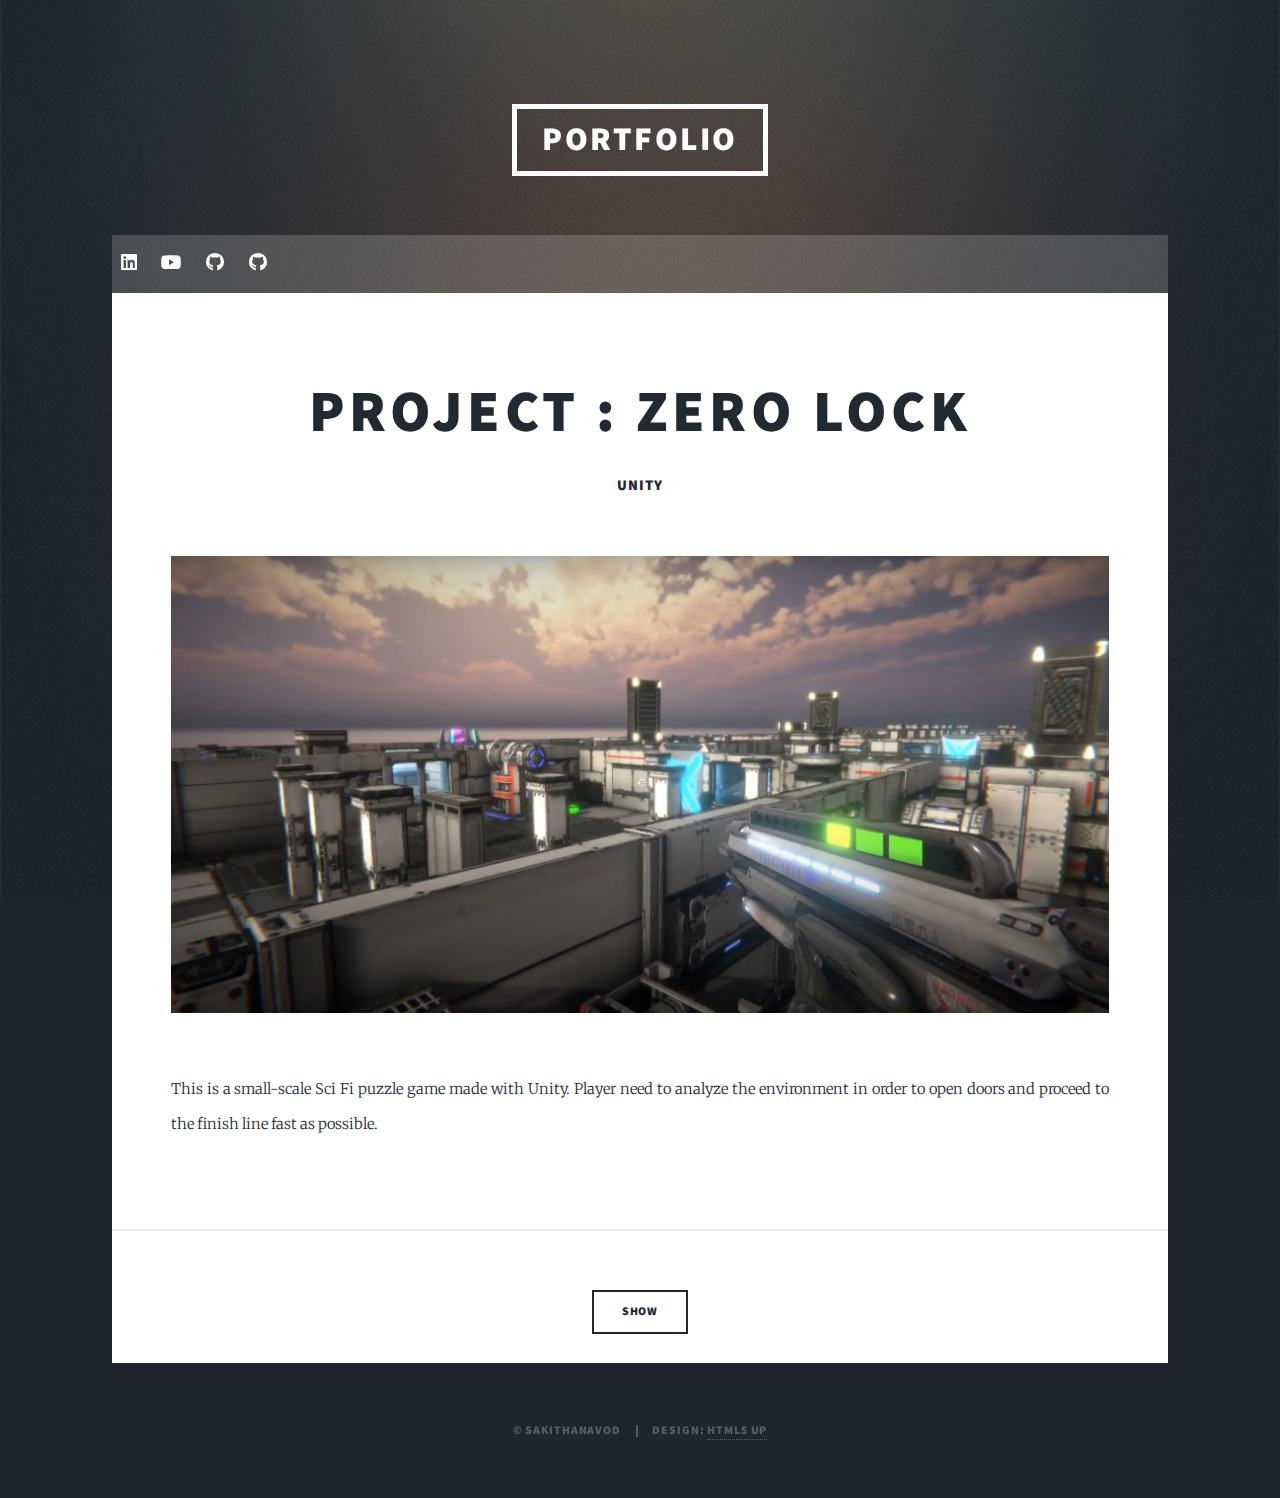
<file: pzl.html>
<!DOCTYPE HTML>
<!--
	Massively by HTML5 UP
	html5up.net | @ajlkn
	Free for personal and commercial use under the CCA 3.0 license (html5up.net/license)
-->
<html>
	<head>
		<title>Portfolio Sakitha Navod</title>
		<meta charset="utf-8" />
		<meta name="viewport" content="width=device-width, initial-scale=1, user-scalable=no" />
		<link rel="stylesheet" href="assets/css/main.css" />
		<noscript><link rel="stylesheet" href="assets/css/noscript.css" /></noscript>
	</head>
	<body class="is-preload">

		<!-- Wrapper -->
			<div id="wrapper">

				<!-- Header -->
					<header id="header">
						<a href="index.html" class="logo">PORTFOLIO</a>
					</header>

				<!-- Nav -->
					<nav id="nav">

						<ul class="icons">
							<li><a href="https://www.linkedin.com/in/sakitha-amarsinghe/" class="icon brands fa-linkedin"><span class="label">Linkedin</span></a></li>
							<li><a href="https://www.youtube.com/channel/UCnXO5pQCNA7NwCBpLpCvmGA" class="icon brands fa-youtube"><span class="label">Youtube</span></a></li>
							<li><a href="https://github.com/sakithanavod" class="icon brands fa-github"><span class="label">GitHub Personal</span></a></li>
							<li><a href="https://github.com/ThatsUnreal" class="icon brands fa-github"><span class="label">GitHub Youtube</span></a></li>
						</ul>
					</nav>

				<!-- Main -->
					<div id="main">

						<!-- Post -->
							<section class="post">
								<header class="major">
									<h1>PROJECT : ZERO LOCK</h1>
									<h4>Unity</h4>
								</header>
								<div class="image main"><img src="images/my_04.jpg" alt="" /></div>
								<p>This is a small-scale Sci Fi puzzle game made with Unity. Player need to analyze the environment in order to open doors and proceed to the finish line fast as possible.</p>
								</section>

								<ul class="actions special">
									<li><a href="https://www.youtube.com/watch?v=DhyttVPqzkA" class="button">Show</a></li>
								</ul>

					</div>

				

				<!-- Copyright -->
					<div id="copyright">
						<ul><li>&copy; sakithanavod</li><li>Design: <a href="https://html5up.net">HTML5 UP</a></li></ul>
					</div>

			</div>

		<!-- Scripts -->
			<script src="assets/js/jquery.min.js"></script>
			<script src="assets/js/jquery.scrollex.min.js"></script>
			<script src="assets/js/jquery.scrolly.min.js"></script>
			<script src="assets/js/browser.min.js"></script>
			<script src="assets/js/breakpoints.min.js"></script>
			<script src="assets/js/util.js"></script>
			<script src="assets/js/main.js"></script>

	</body>
</html>
</file>
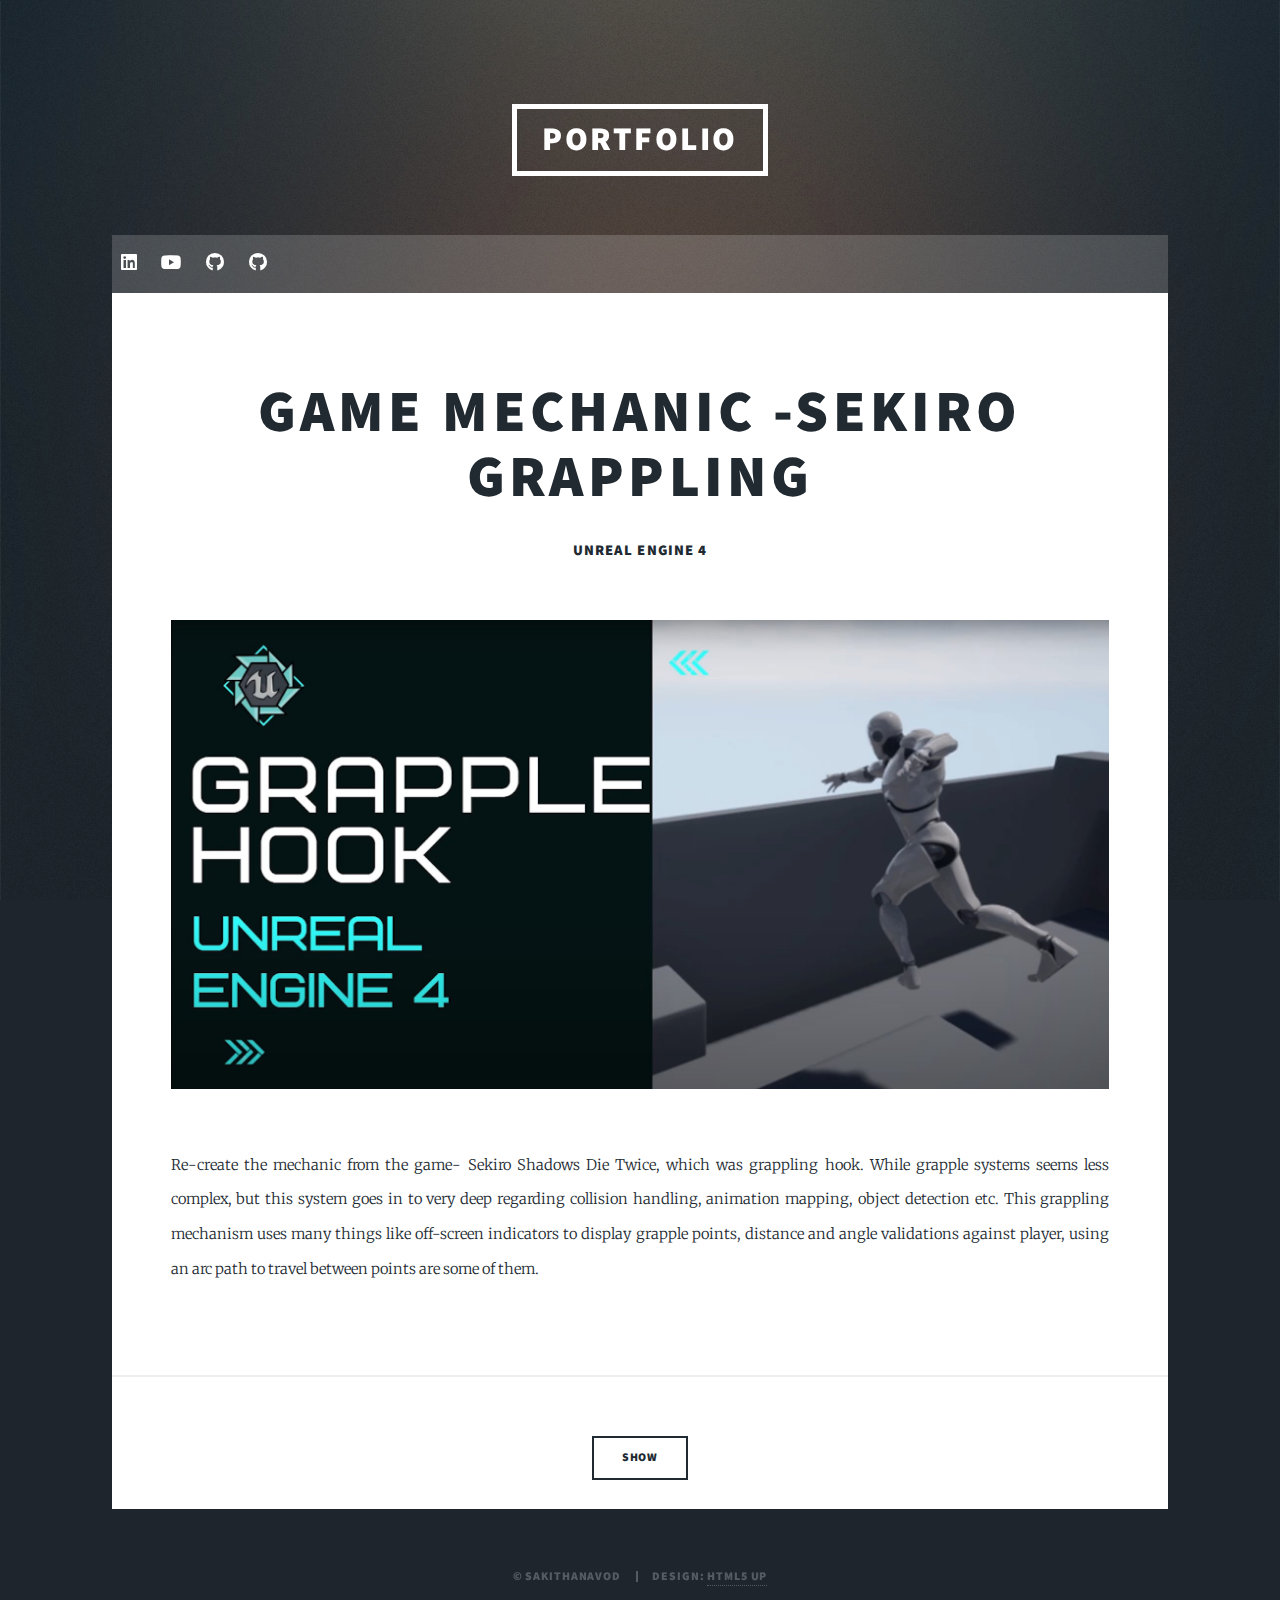
<file: sg.html>
<!DOCTYPE HTML>
<!--
	Massively by HTML5 UP
	html5up.net | @ajlkn
	Free for personal and commercial use under the CCA 3.0 license (html5up.net/license)
-->
<html>
	<head>
		<title>Portfolio Sakitha Navod</title>
		<meta charset="utf-8" />
		<meta name="viewport" content="width=device-width, initial-scale=1, user-scalable=no" />
		<link rel="stylesheet" href="assets/css/main.css" />
		<noscript><link rel="stylesheet" href="assets/css/noscript.css" /></noscript>
	</head>
	<body class="is-preload">

		<!-- Wrapper -->
			<div id="wrapper">

				<!-- Header -->
					<header id="header">
						<a href="index.html" class="logo">PORTFOLIO</a>
					</header>

				<!-- Nav -->
					<nav id="nav">

						<ul class="icons">
							<li><a href="https://www.linkedin.com/in/sakitha-amarsinghe/" class="icon brands fa-linkedin"><span class="label">Linkedin</span></a></li>
							<li><a href="https://www.youtube.com/channel/UCnXO5pQCNA7NwCBpLpCvmGA" class="icon brands fa-youtube"><span class="label">Youtube</span></a></li>
							<li><a href="https://github.com/sakithanavod" class="icon brands fa-github"><span class="label">GitHub Personal</span></a></li>
							<li><a href="https://github.com/ThatsUnreal" class="icon brands fa-github"><span class="label">GitHub Youtube</span></a></li>
						</ul>
					</nav>

				<!-- Main -->
					<div id="main">

						<!-- Post -->
							<section class="post">
								<header class="major">
									<h1>GAME MECHANIC -SEKIRO GRAPPLING	</h1>
									<h4>Unreal Engine 4</h4>
								</header>
								<div class="image main"><img src="images/my_03.jpg" alt="" /></div>
								<p> Re-create the mechanic from the game- Sekiro Shadows Die Twice, which was grappling hook. While grapple systems seems less complex, but this system goes in to very deep regarding collision handling, animation mapping, object detection etc.
									This grappling mechanism uses many things like off-screen indicators to display grapple points, distance and angle validations against player, using an arc path to travel between points are some of them.</p>
								</section>

								<ul class="actions special">
									<li><a href="https://www.youtube.com/watch?v=VHyG4EhyLEM" class="button">Show</a></li>
								</ul>

					</div>

				

				<!-- Copyright -->
					<div id="copyright">
						<ul><li>&copy; sakithanavod</li><li>Design: <a href="https://html5up.net">HTML5 UP</a></li></ul>
					</div>

			</div>

		<!-- Scripts -->
			<script src="assets/js/jquery.min.js"></script>
			<script src="assets/js/jquery.scrollex.min.js"></script>
			<script src="assets/js/jquery.scrolly.min.js"></script>
			<script src="assets/js/browser.min.js"></script>
			<script src="assets/js/breakpoints.min.js"></script>
			<script src="assets/js/util.js"></script>
			<script src="assets/js/main.js"></script>

	</body>
</html>
</file>
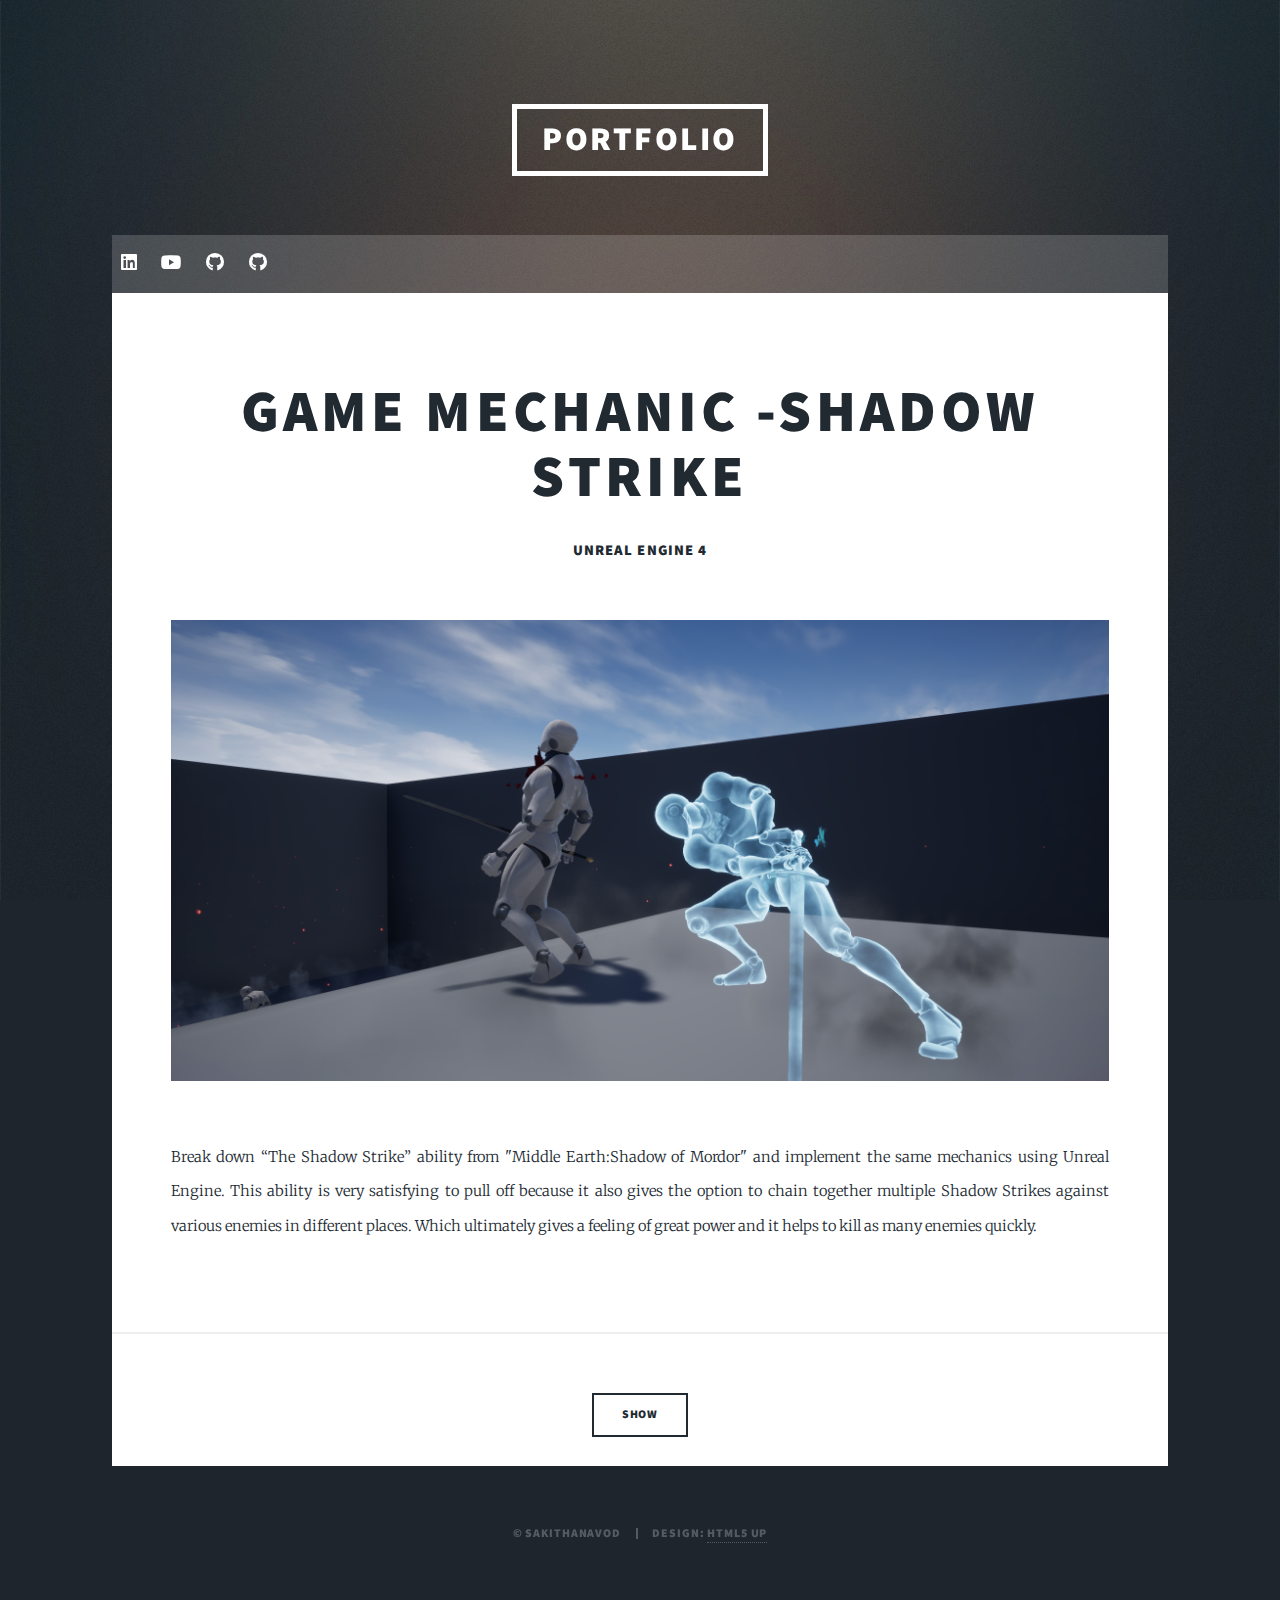
<file: ss.html>
<!DOCTYPE HTML>
<!--
	Massively by HTML5 UP
	html5up.net | @ajlkn
	Free for personal and commercial use under the CCA 3.0 license (html5up.net/license)
-->
<html>
	<head>
		<title>Portfolio Sakitha Navod</title>
		<meta charset="utf-8" />
		<meta name="viewport" content="width=device-width, initial-scale=1, user-scalable=no" />
		<link rel="stylesheet" href="assets/css/main.css" />
		<noscript><link rel="stylesheet" href="assets/css/noscript.css" /></noscript>
	</head>
	<body class="is-preload">

		<!-- Wrapper -->
			<div id="wrapper">

				<!-- Header -->
					<header id="header">
						<a href="index.html" class="logo">PORTFOLIO</a>
					</header>

				<!-- Nav -->
					<nav id="nav">

						<ul class="icons">
							<li><a href="https://www.linkedin.com/in/sakitha-amarsinghe/" class="icon brands fa-linkedin"><span class="label">Linkedin</span></a></li>
							<li><a href="https://www.youtube.com/channel/UCnXO5pQCNA7NwCBpLpCvmGA" class="icon brands fa-youtube"><span class="label">Youtube</span></a></li>
							<li><a href="https://github.com/sakithanavod" class="icon brands fa-github"><span class="label">GitHub Personal</span></a></li>
							<li><a href="https://github.com/ThatsUnreal" class="icon brands fa-github"><span class="label">GitHub Youtube</span></a></li>
						</ul>
					</nav>

				<!-- Main -->
					<div id="main">

						<!-- Post -->
							<section class="post">
								<header class="major">
									<h1>GAME MECHANIC -SHADOW STRIKE</h1>
									<h4>Unreal Engine 4</h4>
								</header>
								<div class="image main"><img src="images/my_01.png" alt="" /></div>
								<p>Break down “The Shadow Strike” ability from "Middle Earth:Shadow of Mordor" and implement the same mechanics using Unreal Engine. This ability is very satisfying to pull off because it also gives the option to chain together multiple Shadow Strikes against various enemies in different places. Which ultimately gives a feeling of great power and it helps to kill as many enemies quickly. </p>
								</section>

								<ul class="actions special">
									<li><a href="https://www.youtube.com/watch?v=S7kljnY-ZXQ" class="button">Show</a></li>
								</ul>

					</div>

				

				<!-- Copyright -->
					<div id="copyright">
						<ul><li>&copy; sakithanavod</li><li>Design: <a href="https://html5up.net">HTML5 UP</a></li></ul>
					</div>

			</div>

		<!-- Scripts -->
			<script src="assets/js/jquery.min.js"></script>
			<script src="assets/js/jquery.scrollex.min.js"></script>
			<script src="assets/js/jquery.scrolly.min.js"></script>
			<script src="assets/js/browser.min.js"></script>
			<script src="assets/js/breakpoints.min.js"></script>
			<script src="assets/js/util.js"></script>
			<script src="assets/js/main.js"></script>

	</body>
</html>
</file>
<file: assets/css/main.css>
@import url(fontawesome-all.min.css);
@import url("https://fonts.googleapis.com/css?family=Merriweather:300,700,300italic,700italic|Source+Sans+Pro:900");

/*
	Massively by HTML5 UP
	html5up.net | @ajlkn
	Free for personal and commercial use under the CCA 3.0 license (html5up.net/license)
*/

html, body, div, span, applet, object,
iframe, h1, h2, h3, h4, h5, h6, p, blockquote,
pre, a, abbr, acronym, address, big, cite,
code, del, dfn, em, img, ins, kbd, q, s, samp,
small, strike, strong, sub, sup, tt, var, b,
u, i, center, dl, dt, dd, ol, ul, li, fieldset,
form, label, legend, table, caption, tbody,
tfoot, thead, tr, th, td, article, aside,
canvas, details, embed, figure, figcaption,
footer, header, hgroup, menu, nav, output, ruby,
section, summary, time, mark, audio, video {
	margin: 0;
	padding: 0;
	border: 0;
	font-size: 100%;
	font: inherit;
	vertical-align: baseline;}

article, aside, details, figcaption, figure,
footer, header, hgroup, menu, nav, section {
	display: block;}

body {
	line-height: 1;
}



ol, ul {
	list-style: none;
}

blockquote, q {
	quotes: none;
}

	blockquote:before, blockquote:after, q:before, q:after {
		content: '';
		content: none;
	}

table {
	border-collapse: collapse;
	border-spacing: 0;
}

body {
	-webkit-text-size-adjust: none;
}

mark {
	background-color: transparent;
	color: inherit;
}

input::-moz-focus-inner {
	border: 0;
	padding: 0;
}

input, select, textarea {
	-moz-appearance: none;
	-webkit-appearance: none;
	-ms-appearance: none;
	appearance: none;
}

/* Basic */

	@-ms-viewport {
		width: device-width;
	}

	body {
		-ms-overflow-style: scrollbar;
	}

	@media screen and (max-width: 480px) {

		html, body {
			min-width: 320px;
		}

	}

	html {
		box-sizing: border-box;
	}

	*, *:before, *:after {
		box-sizing: inherit;
	}

	body {
		background-color: #1e252d;
	}

		body.is-preload *, body.is-preload *:before, body.is-preload *:after {
			-moz-animation: none !important;
			-webkit-animation: none !important;
			-ms-animation: none !important;
			animation: none !important;
			-moz-transition: none !important;
			-webkit-transition: none !important;
			-ms-transition: none !important;
			transition: none !important;
		}

/* Type */

	html {
		font-size: 16pt;
	}

		@media screen and (max-width: 1680px) {

			html {
				font-size: 12pt;
			}

		}

		@media screen and (max-width: 1280px) {

			html {
				font-size: 11pt;
			}

		}

		@media screen and (max-width: 360px) {

			html {
				font-size: 10pt;
			}

		}

	body {
		color: #212931;
	}

	body, input, select, textarea {
		font-family: "Merriweather", Georgia, serif;
		font-weight: 300;
		font-size: 1rem;
		line-height: 2.375;
	}

	a {
		-moz-transition: color 0.2s ease-in-out, background-color 0.2s ease-in-out, border-color 0.2s ease-in-out, box-shadow 0.2s ease-in-out;
		-webkit-transition: color 0.2s ease-in-out, background-color 0.2s ease-in-out, border-color 0.2s ease-in-out, box-shadow 0.2s ease-in-out;
		-ms-transition: color 0.2s ease-in-out, background-color 0.2s ease-in-out, border-color 0.2s ease-in-out, box-shadow 0.2s ease-in-out;
		transition: color 0.2s ease-in-out, background-color 0.2s ease-in-out, border-color 0.2s ease-in-out, box-shadow 0.2s ease-in-out;
		border-bottom: dotted 1px;
		text-decoration: none;
	}

		a:hover {
			border-bottom-color: transparent;
		}

	strong, b {
		font-weight: 600;
	}

	em, i {
		font-style: italic;
	}

	p {
		text-align: justify;
		margin: 0 0 2rem 0;
	}

	h1, h2, h3, h4, h5, h6 {
		font-family: "Source Sans Pro", Helvetica, sans-serif;
		font-weight: 900;
		line-height: 1.5;
		letter-spacing: 0.075em;
		text-transform: uppercase;
		margin: 0 0 1rem 0;
	}

		h1 a, h2 a, h3 a, h4 a, h5 a, h6 a {
			border-bottom: 0;
			color: inherit;
			text-decoration: none;
		}

	h1 {
		font-size: 4rem;
		line-height: 1.1;
		margin: 0 0 2rem 0;
	}

	h2 {
		font-size: 1.75rem;
		line-height: 1.3;
		margin: 0 0 1.5rem 0;
	}

	h3 {
		font-size: 1.25rem;
		margin: 0 0 1.5rem 0;
	}

	h4 {
		font-size: 1rem;
	}

	h5 {
		font-size: 0.9rem;
	}

	h6 {
		font-size: 0.8rem;
	}

	sub {
		font-size: 0.8rem;
		position: relative;
		top: 0.5rem;
	}

	sup {
		font-size: 0.8rem;
		position: relative;
		top: -0.5rem;
	}

	blockquote {
		border-left: solid 4px;
		font-style: italic;
		margin: 0 0 2rem 0;
		padding: 0.5rem 0 0.5rem 2rem;
	}

	code {
		border: solid 2px;
		font-family: "Courier New", monospace;
		font-size: 0.9rem;
		margin: 0 0.25rem;
		padding: 0.25rem 0.65rem;
	}

	pre {
		-webkit-overflow-scrolling: touch;
		font-family: "Courier New", monospace;
		font-size: 0.9rem;
		margin: 0 0 2rem 0;
	}

		pre code {
			display: block;
			line-height: 1.75;
			padding: 1rem 1.5rem;
			overflow-x: auto;
		}

	hr {
		border: 0;
		border-bottom: solid 2px;
		margin: 3rem 0;
	}

		hr.major {
			margin: 5rem 0;
		}

	.align-left {
		text-align: left;
	}

	.align-center {
		text-align: center;
	}

	.align-right {
		text-align: right;
	}


	input, select, textarea {
		color: #212931;
	}

	a {
		color: #212931;
		border-bottom-color: rgba(33, 41, 49, 0.5);
	}

		a:hover {
			border-bottom-color: transparent;
			color: #18bfef !important;
		}

	strong, b {
		color: #212931;
	}

	h1, h2, h3, h4, h5, h6 {
		color: #212931;
	}

	blockquote {
		border-left-color: #eeeeee;
	}

	code {
		background: rgba(220, 220, 220, 0.25);
		border-color: #eeeeee;
	}

	hr {
		border-bottom-color: #eeeeee;
	}

/* Row */

	.row {
		display: flex;
		flex-wrap: wrap;
		box-sizing: border-box;
		align-items: stretch;
	}

		.row > * {
			box-sizing: border-box;
		}

		.row.gtr-uniform > * > :last-child {
			margin-bottom: 0;
		}

		.row.aln-left {
			justify-content: flex-start;
		}

		.row.aln-center {
			justify-content: center;
		}

		.row.aln-right {
			justify-content: flex-end;
		}

		.row.aln-top {
			align-items: flex-start;
		}

		.row.aln-middle {
			align-items: center;
		}

		.row.aln-bottom {
			align-items: flex-end;
		}

		.row > .imp {
			order: -1;
		}

		.row > .col-1 {
			width: 8.33333%;
		}

		.row > .off-1 {
			margin-left: 8.33333%;
		}

		.row > .col-2 {
			width: 16.66667%;
		}

		.row > .off-2 {
			margin-left: 16.66667%;
		}

		.row > .col-3 {
			width: 25%;
		}

		.row > .off-3 {
			margin-left: 25%;
		}

		.row > .col-4 {
			width: 33.33333%;
		}

		.row > .off-4 {
			margin-left: 33.33333%;
		}

		.row > .col-5 {
			width: 41.66667%;
		}

		.row > .off-5 {
			margin-left: 41.66667%;
		}

		.row > .col-6 {
			width: 50%;
		}

		.row > .off-6 {
			margin-left: 50%;
		}

		.row > .col-7 {
			width: 58.33333%;
		}

		.row > .off-7 {
			margin-left: 58.33333%;
		}

		.row > .col-8 {
			width: 66.66667%;
		}

		.row > .off-8 {
			margin-left: 66.66667%;
		}

		.row > .col-9 {
			width: 75%;
		}

		.row > .off-9 {
			margin-left: 75%;
		}

		.row > .col-10 {
			width: 83.33333%;
		}

		.row > .off-10 {
			margin-left: 83.33333%;
		}

		.row > .col-11 {
			width: 91.66667%;
		}

		.row > .off-11 {
			margin-left: 91.66667%;
		}

		.row > .col-12 {
			width: 100%;
		}

		.row > .off-12 {
			margin-left: 100%;
		}

		.row.gtr-0 {
			margin-top: 0;
			margin-left: 0rem;
		}

			.row.gtr-0 > * {
				padding: 0 0 0 0rem;
			}

			.row.gtr-0.gtr-uniform {
				margin-top: 0rem;
			}

				.row.gtr-0.gtr-uniform > * {
					padding-top: 0rem;
				}

		.row.gtr-25 {
			margin-top: 0;
			margin-left: -0.375rem;
		}

			.row.gtr-25 > * {
				padding: 0 0 0 0.375rem;
			}

			.row.gtr-25.gtr-uniform {
				margin-top: -0.375rem;
			}

				.row.gtr-25.gtr-uniform > * {
					padding-top: 0.375rem;
				}

		.row.gtr-50 {
			margin-top: 0;
			margin-left: -0.75rem;
		}

			.row.gtr-50 > * {
				padding: 0 0 0 0.75rem;
			}

			.row.gtr-50.gtr-uniform {
				margin-top: -0.75rem;
			}

				.row.gtr-50.gtr-uniform > * {
					padding-top: 0.75rem;
				}

		.row {
			margin-top: 0;
			margin-left: -1.5rem;
		}

			.row > * {
				padding: 0 0 0 1.5rem;
			}

			.row.gtr-uniform {
				margin-top: -1.5rem;
			}

				.row.gtr-uniform > * {
					padding-top: 1.5rem;
				}

		.row.gtr-150 {
			margin-top: 0;
			margin-left: -2.25rem;
		}

			.row.gtr-150 > * {
				padding: 0 0 0 2.25rem;
			}

			.row.gtr-150.gtr-uniform {
				margin-top: -2.25rem;
			}

				.row.gtr-150.gtr-uniform > * {
					padding-top: 2.25rem;
				}

		.row.gtr-200 {
			margin-top: 0;
			margin-left: -3rem;
		}

			.row.gtr-200 > * {
				padding: 0 0 0 3rem;
			}

			.row.gtr-200.gtr-uniform {
				margin-top: -3rem;
			}

				.row.gtr-200.gtr-uniform > * {
					padding-top: 3rem;
				}

		@media screen and (max-width: 1680px) {

			.row {
				display: flex;
				flex-wrap: wrap;
				box-sizing: border-box;
				align-items: stretch;
			}

				.row > * {
					box-sizing: border-box;
				}

				.row.gtr-uniform > * > :last-child {
					margin-bottom: 0;
				}

				.row.aln-left {
					justify-content: flex-start;
				}

				.row.aln-center {
					justify-content: center;
				}

				.row.aln-right {
					justify-content: flex-end;
				}

				.row.aln-top {
					align-items: flex-start;
				}

				.row.aln-middle {
					align-items: center;
				}

				.row.aln-bottom {
					align-items: flex-end;
				}

				.row > .imp-xlarge {
					order: -1;
				}

				.row > .col-1-xlarge {
					width: 8.33333%;
				}

				.row > .off-1-xlarge {
					margin-left: 8.33333%;
				}

				.row > .col-2-xlarge {
					width: 16.66667%;
				}

				.row > .off-2-xlarge {
					margin-left: 16.66667%;
				}

				.row > .col-3-xlarge {
					width: 25%;
				}

				.row > .off-3-xlarge {
					margin-left: 25%;
				}

				.row > .col-4-xlarge {
					width: 33.33333%;
				}

				.row > .off-4-xlarge {
					margin-left: 33.33333%;
				}

				.row > .col-5-xlarge {
					width: 41.66667%;
				}

				.row > .off-5-xlarge {
					margin-left: 41.66667%;
				}

				.row > .col-6-xlarge {
					width: 50%;
				}

				.row > .off-6-xlarge {
					margin-left: 50%;
				}

				.row > .col-7-xlarge {
					width: 58.33333%;
				}

				.row > .off-7-xlarge {
					margin-left: 58.33333%;
				}

				.row > .col-8-xlarge {
					width: 66.66667%;
				}

				.row > .off-8-xlarge {
					margin-left: 66.66667%;
				}

				.row > .col-9-xlarge {
					width: 75%;
				}

				.row > .off-9-xlarge {
					margin-left: 75%;
				}

				.row > .col-10-xlarge {
					width: 83.33333%;
				}

				.row > .off-10-xlarge {
					margin-left: 83.33333%;
				}

				.row > .col-11-xlarge {
					width: 91.66667%;
				}

				.row > .off-11-xlarge {
					margin-left: 91.66667%;
				}

				.row > .col-12-xlarge {
					width: 100%;
				}

				.row > .off-12-xlarge {
					margin-left: 100%;
				}

				.row.gtr-0 {
					margin-top: 0;
					margin-left: 0rem;
				}

					.row.gtr-0 > * {
						padding: 0 0 0 0rem;
					}

					.row.gtr-0.gtr-uniform {
						margin-top: 0rem;
					}

						.row.gtr-0.gtr-uniform > * {
							padding-top: 0rem;
						}

				.row.gtr-25 {
					margin-top: 0;
					margin-left: -0.375rem;
				}

					.row.gtr-25 > * {
						padding: 0 0 0 0.375rem;
					}

					.row.gtr-25.gtr-uniform {
						margin-top: -0.375rem;
					}

						.row.gtr-25.gtr-uniform > * {
							padding-top: 0.375rem;
						}

				.row.gtr-50 {
					margin-top: 0;
					margin-left: -0.75rem;
				}

					.row.gtr-50 > * {
						padding: 0 0 0 0.75rem;
					}

					.row.gtr-50.gtr-uniform {
						margin-top: -0.75rem;
					}

						.row.gtr-50.gtr-uniform > * {
							padding-top: 0.75rem;
						}

				.row {
					margin-top: 0;
					margin-left: -1.5rem;
				}

					.row > * {
						padding: 0 0 0 1.5rem;
					}

					.row.gtr-uniform {
						margin-top: -1.5rem;
					}

						.row.gtr-uniform > * {
							padding-top: 1.5rem;
						}

				.row.gtr-150 {
					margin-top: 0;
					margin-left: -2.25rem;
				}

					.row.gtr-150 > * {
						padding: 0 0 0 2.25rem;
					}

					.row.gtr-150.gtr-uniform {
						margin-top: -2.25rem;
					}

						.row.gtr-150.gtr-uniform > * {
							padding-top: 2.25rem;
						}

				.row.gtr-200 {
					margin-top: 0;
					margin-left: -3rem;
				}

					.row.gtr-200 > * {
						padding: 0 0 0 3rem;
					}

					.row.gtr-200.gtr-uniform {
						margin-top: -3rem;
					}

						.row.gtr-200.gtr-uniform > * {
							padding-top: 3rem;
						}

		}

		@media screen and (max-width: 1280px) {

			.row {
				display: flex;
				flex-wrap: wrap;
				box-sizing: border-box;
				align-items: stretch;
			}

				.row > * {
					box-sizing: border-box;
				}

				.row.gtr-uniform > * > :last-child {
					margin-bottom: 0;
				}

				.row.aln-left {
					justify-content: flex-start;
				}

				.row.aln-center {
					justify-content: center;
				}

				.row.aln-right {
					justify-content: flex-end;
				}

				.row.aln-top {
					align-items: flex-start;
				}

				.row.aln-middle {
					align-items: center;
				}

				.row.aln-bottom {
					align-items: flex-end;
				}

				.row > .imp-large {
					order: -1;
				}

				.row > .col-1-large {
					width: 8.33333%;
				}

				.row > .off-1-large {
					margin-left: 8.33333%;
				}

				.row > .col-2-large {
					width: 16.66667%;
				}

				.row > .off-2-large {
					margin-left: 16.66667%;
				}

				.row > .col-3-large {
					width: 25%;
				}

				.row > .off-3-large {
					margin-left: 25%;
				}

				.row > .col-4-large {
					width: 33.33333%;
				}

				.row > .off-4-large {
					margin-left: 33.33333%;
				}

				.row > .col-5-large {
					width: 41.66667%;
				}

				.row > .off-5-large {
					margin-left: 41.66667%;
				}

				.row > .col-6-large {
					width: 50%;
				}

				.row > .off-6-large {
					margin-left: 50%;
				}

				.row > .col-7-large {
					width: 58.33333%;
				}

				.row > .off-7-large {
					margin-left: 58.33333%;
				}

				.row > .col-8-large {
					width: 66.66667%;
				}

				.row > .off-8-large {
					margin-left: 66.66667%;
				}

				.row > .col-9-large {
					width: 75%;
				}

				.row > .off-9-large {
					margin-left: 75%;
				}

				.row > .col-10-large {
					width: 83.33333%;
				}

				.row > .off-10-large {
					margin-left: 83.33333%;
				}

				.row > .col-11-large {
					width: 91.66667%;
				}

				.row > .off-11-large {
					margin-left: 91.66667%;
				}

				.row > .col-12-large {
					width: 100%;
				}

				.row > .off-12-large {
					margin-left: 100%;
				}

				.row.gtr-0 {
					margin-top: 0;
					margin-left: 0rem;
				}

					.row.gtr-0 > * {
						padding: 0 0 0 0rem;
					}

					.row.gtr-0.gtr-uniform {
						margin-top: 0rem;
					}

						.row.gtr-0.gtr-uniform > * {
							padding-top: 0rem;
						}

				.row.gtr-25 {
					margin-top: 0;
					margin-left: -0.375rem;
				}

					.row.gtr-25 > * {
						padding: 0 0 0 0.375rem;
					}

					.row.gtr-25.gtr-uniform {
						margin-top: -0.375rem;
					}

						.row.gtr-25.gtr-uniform > * {
							padding-top: 0.375rem;
						}

				.row.gtr-50 {
					margin-top: 0;
					margin-left: -0.75rem;
				}

					.row.gtr-50 > * {
						padding: 0 0 0 0.75rem;
					}

					.row.gtr-50.gtr-uniform {
						margin-top: -0.75rem;
					}

						.row.gtr-50.gtr-uniform > * {
							padding-top: 0.75rem;
						}

				.row {
					margin-top: 0;
					margin-left: -1.5rem;
				}

					.row > * {
						padding: 0 0 0 1.5rem;
					}

					.row.gtr-uniform {
						margin-top: -1.5rem;
					}

						.row.gtr-uniform > * {
							padding-top: 1.5rem;
						}

				.row.gtr-150 {
					margin-top: 0;
					margin-left: -2.25rem;
				}

					.row.gtr-150 > * {
						padding: 0 0 0 2.25rem;
					}

					.row.gtr-150.gtr-uniform {
						margin-top: -2.25rem;
					}

						.row.gtr-150.gtr-uniform > * {
							padding-top: 2.25rem;
						}

				.row.gtr-200 {
					margin-top: 0;
					margin-left: -3rem;
				}

					.row.gtr-200 > * {
						padding: 0 0 0 3rem;
					}

					.row.gtr-200.gtr-uniform {
						margin-top: -3rem;
					}

						.row.gtr-200.gtr-uniform > * {
							padding-top: 3rem;
						}

		}

		@media screen and (max-width: 980px) {

			.row {
				display: flex;
				flex-wrap: wrap;
				box-sizing: border-box;
				align-items: stretch;
			}

				.row > * {
					box-sizing: border-box;
				}

				.row.gtr-uniform > * > :last-child {
					margin-bottom: 0;
				}

				.row.aln-left {
					justify-content: flex-start;
				}

				.row.aln-center {
					justify-content: center;
				}

				.row.aln-right {
					justify-content: flex-end;
				}

				.row.aln-top {
					align-items: flex-start;
				}

				.row.aln-middle {
					align-items: center;
				}

				.row.aln-bottom {
					align-items: flex-end;
				}

				.row > .imp-medium {
					order: -1;
				}

				.row > .col-1-medium {
					width: 8.33333%;
				}

				.row > .off-1-medium {
					margin-left: 8.33333%;
				}

				.row > .col-2-medium {
					width: 16.66667%;
				}

				.row > .off-2-medium {
					margin-left: 16.66667%;
				}

				.row > .col-3-medium {
					width: 25%;
				}

				.row > .off-3-medium {
					margin-left: 25%;
				}

				.row > .col-4-medium {
					width: 33.33333%;
				}

				.row > .off-4-medium {
					margin-left: 33.33333%;
				}

				.row > .col-5-medium {
					width: 41.66667%;
				}

				.row > .off-5-medium {
					margin-left: 41.66667%;
				}

				.row > .col-6-medium {
					width: 50%;
				}

				.row > .off-6-medium {
					margin-left: 50%;
				}

				.row > .col-7-medium {
					width: 58.33333%;
				}

				.row > .off-7-medium {
					margin-left: 58.33333%;
				}

				.row > .col-8-medium {
					width: 66.66667%;
				}

				.row > .off-8-medium {
					margin-left: 66.66667%;
				}

				.row > .col-9-medium {
					width: 75%;
				}

				.row > .off-9-medium {
					margin-left: 75%;
				}

				.row > .col-10-medium {
					width: 83.33333%;
				}

				.row > .off-10-medium {
					margin-left: 83.33333%;
				}

				.row > .col-11-medium {
					width: 91.66667%;
				}

				.row > .off-11-medium {
					margin-left: 91.66667%;
				}

				.row > .col-12-medium {
					width: 100%;
				}

				.row > .off-12-medium {
					margin-left: 100%;
				}

				.row.gtr-0 {
					margin-top: 0;
					margin-left: 0rem;
				}

					.row.gtr-0 > * {
						padding: 0 0 0 0rem;
					}

					.row.gtr-0.gtr-uniform {
						margin-top: 0rem;
					}

						.row.gtr-0.gtr-uniform > * {
							padding-top: 0rem;
						}

				.row.gtr-25 {
					margin-top: 0;
					margin-left: -0.375rem;
				}

					.row.gtr-25 > * {
						padding: 0 0 0 0.375rem;
					}

					.row.gtr-25.gtr-uniform {
						margin-top: -0.375rem;
					}

						.row.gtr-25.gtr-uniform > * {
							padding-top: 0.375rem;
						}

				.row.gtr-50 {
					margin-top: 0;
					margin-left: -0.75rem;
				}

					.row.gtr-50 > * {
						padding: 0 0 0 0.75rem;
					}

					.row.gtr-50.gtr-uniform {
						margin-top: -0.75rem;
					}

						.row.gtr-50.gtr-uniform > * {
							padding-top: 0.75rem;
						}

				.row {
					margin-top: 0;
					margin-left: -1.5rem;
				}

					.row > * {
						padding: 0 0 0 1.5rem;
					}

					.row.gtr-uniform {
						margin-top: -1.5rem;
					}

						.row.gtr-uniform > * {
							padding-top: 1.5rem;
						}

				.row.gtr-150 {
					margin-top: 0;
					margin-left: -2.25rem;
				}

					.row.gtr-150 > * {
						padding: 0 0 0 2.25rem;
					}

					.row.gtr-150.gtr-uniform {
						margin-top: -2.25rem;
					}

						.row.gtr-150.gtr-uniform > * {
							padding-top: 2.25rem;
						}

				.row.gtr-200 {
					margin-top: 0;
					margin-left: -3rem;
				}

					.row.gtr-200 > * {
						padding: 0 0 0 3rem;
					}

					.row.gtr-200.gtr-uniform {
						margin-top: -3rem;
					}

						.row.gtr-200.gtr-uniform > * {
							padding-top: 3rem;
						}

		}

		@media screen and (max-width: 736px) {

			.row {
				display: flex;
				flex-wrap: wrap;
				box-sizing: border-box;
				align-items: stretch;
			}

				.row > * {
					box-sizing: border-box;
				}

				.row.gtr-uniform > * > :last-child {
					margin-bottom: 0;
				}

				.row.aln-left {
					justify-content: flex-start;
				}

				.row.aln-center {
					justify-content: center;
				}

				.row.aln-right {
					justify-content: flex-end;
				}

				.row.aln-top {
					align-items: flex-start;
				}

				.row.aln-middle {
					align-items: center;
				}

				.row.aln-bottom {
					align-items: flex-end;
				}

				.row > .imp-small {
					order: -1;
				}

				.row > .col-1-small {
					width: 8.33333%;
				}

				.row > .off-1-small {
					margin-left: 8.33333%;
				}

				.row > .col-2-small {
					width: 16.66667%;
				}

				.row > .off-2-small {
					margin-left: 16.66667%;
				}

				.row > .col-3-small {
					width: 25%;
				}

				.row > .off-3-small {
					margin-left: 25%;
				}

				.row > .col-4-small {
					width: 33.33333%;
				}

				.row > .off-4-small {
					margin-left: 33.33333%;
				}

				.row > .col-5-small {
					width: 41.66667%;
				}

				.row > .off-5-small {
					margin-left: 41.66667%;
				}

				.row > .col-6-small {
					width: 50%;
				}

				.row > .off-6-small {
					margin-left: 50%;
				}

				.row > .col-7-small {
					width: 58.33333%;
				}

				.row > .off-7-small {
					margin-left: 58.33333%;
				}

				.row > .col-8-small {
					width: 66.66667%;
				}

				.row > .off-8-small {
					margin-left: 66.66667%;
				}

				.row > .col-9-small {
					width: 75%;
				}

				.row > .off-9-small {
					margin-left: 75%;
				}

				.row > .col-10-small {
					width: 83.33333%;
				}

				.row > .off-10-small {
					margin-left: 83.33333%;
				}

				.row > .col-11-small {
					width: 91.66667%;
				}

				.row > .off-11-small {
					margin-left: 91.66667%;
				}

				.row > .col-12-small {
					width: 100%;
				}

				.row > .off-12-small {
					margin-left: 100%;
				}

				.row.gtr-0 {
					margin-top: 0;
					margin-left: 0rem;
				}

					.row.gtr-0 > * {
						padding: 0 0 0 0rem;
					}

					.row.gtr-0.gtr-uniform {
						margin-top: 0rem;
					}

						.row.gtr-0.gtr-uniform > * {
							padding-top: 0rem;
						}

				.row.gtr-25 {
					margin-top: 0;
					margin-left: -0.375rem;
				}

					.row.gtr-25 > * {
						padding: 0 0 0 0.375rem;
					}

					.row.gtr-25.gtr-uniform {
						margin-top: -0.375rem;
					}

						.row.gtr-25.gtr-uniform > * {
							padding-top: 0.375rem;
						}

				.row.gtr-50 {
					margin-top: 0;
					margin-left: -0.75rem;
				}

					.row.gtr-50 > * {
						padding: 0 0 0 0.75rem;
					}

					.row.gtr-50.gtr-uniform {
						margin-top: -0.75rem;
					}

						.row.gtr-50.gtr-uniform > * {
							padding-top: 0.75rem;
						}

				.row {
					margin-top: 0;
					margin-left: -1.5rem;
				}

					.row > * {
						padding: 0 0 0 1.5rem;
					}

					.row.gtr-uniform {
						margin-top: -1.5rem;
					}

						.row.gtr-uniform > * {
							padding-top: 1.5rem;
						}

				.row.gtr-150 {
					margin-top: 0;
					margin-left: -2.25rem;
				}

					.row.gtr-150 > * {
						padding: 0 0 0 2.25rem;
					}

					.row.gtr-150.gtr-uniform {
						margin-top: -2.25rem;
					}

						.row.gtr-150.gtr-uniform > * {
							padding-top: 2.25rem;
						}

				.row.gtr-200 {
					margin-top: 0;
					margin-left: -3rem;
				}

					.row.gtr-200 > * {
						padding: 0 0 0 3rem;
					}

					.row.gtr-200.gtr-uniform {
						margin-top: -3rem;
					}

						.row.gtr-200.gtr-uniform > * {
							padding-top: 3rem;
						}

		}

		@media screen and (max-width: 480px) {

			.row {
				display: flex;
				flex-wrap: wrap;
				box-sizing: border-box;
				align-items: stretch;
			}

				.row > * {
					box-sizing: border-box;
				}

				.row.gtr-uniform > * > :last-child {
					margin-bottom: 0;
				}

				.row.aln-left {
					justify-content: flex-start;
				}

				.row.aln-center {
					justify-content: center;
				}

				.row.aln-right {
					justify-content: flex-end;
				}

				.row.aln-top {
					align-items: flex-start;
				}

				.row.aln-middle {
					align-items: center;
				}

				.row.aln-bottom {
					align-items: flex-end;
				}

				.row > .imp-xsmall {
					order: -1;
				}

				.row > .col-1-xsmall {
					width: 8.33333%;
				}

				.row > .off-1-xsmall {
					margin-left: 8.33333%;
				}

				.row > .col-2-xsmall {
					width: 16.66667%;
				}

				.row > .off-2-xsmall {
					margin-left: 16.66667%;
				}

				.row > .col-3-xsmall {
					width: 25%;
				}

				.row > .off-3-xsmall {
					margin-left: 25%;
				}

				.row > .col-4-xsmall {
					width: 33.33333%;
				}

				.row > .off-4-xsmall {
					margin-left: 33.33333%;
				}

				.row > .col-5-xsmall {
					width: 41.66667%;
				}

				.row > .off-5-xsmall {
					margin-left: 41.66667%;
				}

				.row > .col-6-xsmall {
					width: 50%;
				}

				.row > .off-6-xsmall {
					margin-left: 50%;
				}

				.row > .col-7-xsmall {
					width: 58.33333%;
				}

				.row > .off-7-xsmall {
					margin-left: 58.33333%;
				}

				.row > .col-8-xsmall {
					width: 66.66667%;
				}

				.row > .off-8-xsmall {
					margin-left: 66.66667%;
				}

				.row > .col-9-xsmall {
					width: 75%;
				}

				.row > .off-9-xsmall {
					margin-left: 75%;
				}

				.row > .col-10-xsmall {
					width: 83.33333%;
				}

				.row > .off-10-xsmall {
					margin-left: 83.33333%;
				}

				.row > .col-11-xsmall {
					width: 91.66667%;
				}

				.row > .off-11-xsmall {
					margin-left: 91.66667%;
				}

				.row > .col-12-xsmall {
					width: 100%;
				}

				.row > .off-12-xsmall {
					margin-left: 100%;
				}

				.row.gtr-0 {
					margin-top: 0;
					margin-left: 0rem;
				}

					.row.gtr-0 > * {
						padding: 0 0 0 0rem;
					}

					.row.gtr-0.gtr-uniform {
						margin-top: 0rem;
					}

						.row.gtr-0.gtr-uniform > * {
							padding-top: 0rem;
						}

				.row.gtr-25 {
					margin-top: 0;
					margin-left: -0.375rem;
				}

					.row.gtr-25 > * {
						padding: 0 0 0 0.375rem;
					}

					.row.gtr-25.gtr-uniform {
						margin-top: -0.375rem;
					}

						.row.gtr-25.gtr-uniform > * {
							padding-top: 0.375rem;
						}

				.row.gtr-50 {
					margin-top: 0;
					margin-left: -0.75rem;
				}

					.row.gtr-50 > * {
						padding: 0 0 0 0.75rem;
					}

					.row.gtr-50.gtr-uniform {
						margin-top: -0.75rem;
					}

						.row.gtr-50.gtr-uniform > * {
							padding-top: 0.75rem;
						}

				.row {
					margin-top: 0;
					margin-left: -1.5rem;
				}

					.row > * {
						padding: 0 0 0 1.5rem;
					}

					.row.gtr-uniform {
						margin-top: -1.5rem;
					}

						.row.gtr-uniform > * {
							padding-top: 1.5rem;
						}

				.row.gtr-150 {
					margin-top: 0;
					margin-left: -2.25rem;
				}

					.row.gtr-150 > * {
						padding: 0 0 0 2.25rem;
					}

					.row.gtr-150.gtr-uniform {
						margin-top: -2.25rem;
					}

						.row.gtr-150.gtr-uniform > * {
							padding-top: 2.25rem;
						}

				.row.gtr-200 {
					margin-top: 0;
					margin-left: -3rem;
				}

					.row.gtr-200 > * {
						padding: 0 0 0 3rem;
					}

					.row.gtr-200.gtr-uniform {
						margin-top: -3rem;
					}

						.row.gtr-200.gtr-uniform > * {
							padding-top: 3rem;
						}

		}

		@media screen and (max-width: 360px) {

			.row {
				display: flex;
				flex-wrap: wrap;
				box-sizing: border-box;
				align-items: stretch;
			}

				.row > * {
					box-sizing: border-box;
				}

				.row.gtr-uniform > * > :last-child {
					margin-bottom: 0;
				}

				.row.aln-left {
					justify-content: flex-start;
				}

				.row.aln-center {
					justify-content: center;
				}

				.row.aln-right {
					justify-content: flex-end;
				}

				.row.aln-top {
					align-items: flex-start;
				}

				.row.aln-middle {
					align-items: center;
				}

				.row.aln-bottom {
					align-items: flex-end;
				}

				.row > .imp-xxsmall {
					order: -1;
				}

				.row > .col-1-xxsmall {
					width: 8.33333%;
				}

				.row > .off-1-xxsmall {
					margin-left: 8.33333%;
				}

				.row > .col-2-xxsmall {
					width: 16.66667%;
				}

				.row > .off-2-xxsmall {
					margin-left: 16.66667%;
				}

				.row > .col-3-xxsmall {
					width: 25%;
				}

				.row > .off-3-xxsmall {
					margin-left: 25%;
				}

				.row > .col-4-xxsmall {
					width: 33.33333%;
				}

				.row > .off-4-xxsmall {
					margin-left: 33.33333%;
				}

				.row > .col-5-xxsmall {
					width: 41.66667%;
				}

				.row > .off-5-xxsmall {
					margin-left: 41.66667%;
				}

				.row > .col-6-xxsmall {
					width: 50%;
				}

				.row > .off-6-xxsmall {
					margin-left: 50%;
				}

				.row > .col-7-xxsmall {
					width: 58.33333%;
				}

				.row > .off-7-xxsmall {
					margin-left: 58.33333%;
				}

				.row > .col-8-xxsmall {
					width: 66.66667%;
				}

				.row > .off-8-xxsmall {
					margin-left: 66.66667%;
				}

				.row > .col-9-xxsmall {
					width: 75%;
				}

				.row > .off-9-xxsmall {
					margin-left: 75%;
				}

				.row > .col-10-xxsmall {
					width: 83.33333%;
				}

				.row > .off-10-xxsmall {
					margin-left: 83.33333%;
				}

				.row > .col-11-xxsmall {
					width: 91.66667%;
				}

				.row > .off-11-xxsmall {
					margin-left: 91.66667%;
				}

				.row > .col-12-xxsmall {
					width: 100%;
				}

				.row > .off-12-xxsmall {
					margin-left: 100%;
				}

				.row.gtr-0 {
					margin-top: 0;
					margin-left: 0rem;
				}

					.row.gtr-0 > * {
						padding: 0 0 0 0rem;
					}

					.row.gtr-0.gtr-uniform {
						margin-top: 0rem;
					}

						.row.gtr-0.gtr-uniform > * {
							padding-top: 0rem;
						}

				.row.gtr-25 {
					margin-top: 0;
					margin-left: -0.375rem;
				}

					.row.gtr-25 > * {
						padding: 0 0 0 0.375rem;
					}

					.row.gtr-25.gtr-uniform {
						margin-top: -0.375rem;
					}

						.row.gtr-25.gtr-uniform > * {
							padding-top: 0.375rem;
						}

				.row.gtr-50 {
					margin-top: 0;
					margin-left: -0.75rem;
				}

					.row.gtr-50 > * {
						padding: 0 0 0 0.75rem;
					}

					.row.gtr-50.gtr-uniform {
						margin-top: -0.75rem;
					}

						.row.gtr-50.gtr-uniform > * {
							padding-top: 0.75rem;
						}

				.row {
					margin-top: 0;
					margin-left: -1.5rem;
				}

					.row > * {
						padding: 0 0 0 1.5rem;
					}

					.row.gtr-uniform {
						margin-top: -1.5rem;
					}

						.row.gtr-uniform > * {
							padding-top: 1.5rem;
						}

				.row.gtr-150 {
					margin-top: 0;
					margin-left: -2.25rem;
				}

					.row.gtr-150 > * {
						padding: 0 0 0 2.25rem;
					}

					.row.gtr-150.gtr-uniform {
						margin-top: -2.25rem;
					}

						.row.gtr-150.gtr-uniform > * {
							padding-top: 2.25rem;
						}

				.row.gtr-200 {
					margin-top: 0;
					margin-left: -3rem;
				}

					.row.gtr-200 > * {
						padding: 0 0 0 3rem;
					}

					.row.gtr-200.gtr-uniform {
						margin-top: -3rem;
					}

						.row.gtr-200.gtr-uniform > * {
							padding-top: 3rem;
						}

		}

/* Box */

	.box {
		border: solid 2px;
		margin-bottom: 2rem;
		padding: 1.5rem;
	}

		.box > :last-child,
		.box > :last-child > :last-child,
		.box > :last-child > :last-child > :last-child {
			margin-bottom: 0;
		}

		.box.alt {
			border: 0;
			border-radius: 0;
			padding: 0;
		}

	.box {
		border-color: #eeeeee;
	}

/* Button */

	input[type="submit"],
	input[type="reset"],
	input[type="button"],
	button,
	.button {
		-moz-appearance: none;
		-webkit-appearance: none;
		-ms-appearance: none;
		appearance: none;
		-moz-transition: background-color 0.2s ease-in-out, box-shadow 0.2s ease-in-out, color 0.2s ease-in-out;
		-webkit-transition: background-color 0.2s ease-in-out, box-shadow 0.2s ease-in-out, color 0.2s ease-in-out;
		-ms-transition: background-color 0.2s ease-in-out, box-shadow 0.2s ease-in-out, color 0.2s ease-in-out;
		transition: background-color 0.2s ease-in-out, box-shadow 0.2s ease-in-out, color 0.2s ease-in-out;
		border: 0;
		border-radius: 0;
		cursor: pointer;
		display: inline-block;
		font-family: "Source Sans Pro", Helvetica, sans-serif;
		font-size: 0.8rem;
		font-weight: 900;
		letter-spacing: 0.075em;
		height: 3rem;
		line-height: 3rem;
		padding: 0 2rem;
		text-align: center;
		text-decoration: none;
		text-transform: uppercase;
		white-space: nowrap;
	}

		input[type="submit"].icon:before,
		input[type="reset"].icon:before,
		input[type="button"].icon:before,
		button.icon:before,
		.button.icon:before {
			margin-right: 0.5rem;
		}

		input[type="submit"].icon.solo,
		input[type="reset"].icon.solo,
		input[type="button"].icon.solo,
		button.icon.solo,
		.button.icon.solo {
			position: relative;
			width: 4rem;
			height: 4rem;
			line-height: 4rem;
			border-radius: 4rem;
			text-indent: 4rem;
			overflow: hidden;
			padding: 0;
			white-space: nowrap;
		}

			input[type="submit"].icon.solo:before,
			input[type="reset"].icon.solo:before,
			input[type="button"].icon.solo:before,
			button.icon.solo:before,
			.button.icon.solo:before {
				position: absolute;
				display: block;
				top: 0;
				left: 0;
				width: inherit;
				height: inherit;
				line-height: inherit;
				font-size: 1.25rem;
				margin-right: 0;
				text-align: center;
				text-indent: 0;
			}

		input[type="submit"].fit,
		input[type="reset"].fit,
		input[type="button"].fit,
		button.fit,
		.button.fit {
			width: 100%;
		}

		input[type="submit"].small,
		input[type="reset"].small,
		input[type="button"].small,
		button.small,
		.button.small {
			font-size: 0.7rem;
			height: 2.5rem;
			line-height: 2.5rem;
			padding: 0 1.5rem;
		}

		input[type="submit"].large,
		input[type="reset"].large,
		input[type="button"].large,
		button.large,
		.button.large {
			font-size: 0.9rem;
			height: 3.5rem;
			line-height: 3.5rem;
			padding: 0 2.75rem;
		}

		@media screen and (max-width: 980px) {

			input[type="submit"],
			input[type="reset"],
			input[type="button"],
			button,
			.button {
				font-size: 0.9rem;
				height: 3.25rem;
				line-height: 3.25rem;
			}

				input[type="submit"].large,
				input[type="reset"].large,
				input[type="button"].large,
				button.large,
				.button.large {
					font-size: 1rem;
					height: 3.75rem;
					line-height: 3.75rem;
				}

		}

		input[type="submit"].disabled, input[type="submit"]:disabled,
		input[type="reset"].disabled,
		input[type="reset"]:disabled,
		input[type="button"].disabled,
		input[type="button"]:disabled,
		button.disabled,
		button:disabled,
		.button.disabled,
		.button:disabled {
			pointer-events: none;
			opacity: 0.25;
		}

	input[type="submit"],
	input[type="reset"],
	input[type="button"],
	button,
	.button {
		background-color: transparent;
		box-shadow: inset 0 0 0 2px #212931;
		color: #212931 !important;
	}

		input[type="submit"]:hover,
		input[type="reset"]:hover,
		input[type="button"]:hover,
		button:hover,
		.button:hover {
			box-shadow: inset 0 0 0 2px #18bfef;
			color: #18bfef !important;
		}

		input[type="submit"].primary,
		input[type="reset"].primary,
		input[type="button"].primary,
		button.primary,
		.button.primary {
			background-color: #212931;
			box-shadow: none;
			color: #ffffff !important;
		}

			input[type="submit"].primary:hover,
			input[type="reset"].primary:hover,
			input[type="button"].primary:hover,
			button.primary:hover,
			.button.primary:hover {
				background-color: #18bfef;
			}

/* Form */

	form {
		margin: 0 0 2rem 0;
	}

		form > :last-child {
			margin-bottom: 0;
		}

		form > .fields {
			display: -moz-flex;
			display: -webkit-flex;
			display: -ms-flex;
			display: flex;
			-moz-flex-wrap: wrap;
			-webkit-flex-wrap: wrap;
			-ms-flex-wrap: wrap;
			flex-wrap: wrap;
			width: calc(100% + 3rem);
			margin: -1.5rem 0 2rem -1.5rem;
		}

			form > .fields > .field {
				-moz-flex-grow: 0;
				-webkit-flex-grow: 0;
				-ms-flex-grow: 0;
				flex-grow: 0;
				-moz-flex-shrink: 0;
				-webkit-flex-shrink: 0;
				-ms-flex-shrink: 0;
				flex-shrink: 0;
				padding: 1.5rem 0 0 1.5rem;
				width: calc(100% - 1.5rem);
			}

				form > .fields > .field.half {
					width: calc(50% - 0.75rem);
				}

				form > .fields > .field.third {
					width: calc(100%/3 - 0.5rem);
				}

				form > .fields > .field.quarter {
					width: calc(25% - 0.375rem);
				}

		@media screen and (max-width: 480px) {

			form > .fields {
				width: calc(100% + 3rem);
				margin: -1.5rem 0 2rem -1.5rem;
			}

				form > .fields > .field {
					padding: 1.5rem 0 0 1.5rem;
					width: calc(100% - 1.5rem);
				}

					form > .fields > .field.half {
						width: calc(100% - 1.5rem);
					}

					form > .fields > .field.third {
						width: calc(100% - 1.5rem);
					}

					form > .fields > .field.quarter {
						width: calc(100% - 1.5rem);
					}

		}

	label {
		display: block;
		font-family: "Source Sans Pro", Helvetica, sans-serif;
		font-weight: 900;
		line-height: 1.5;
		letter-spacing: 0.075em;
		font-size: 0.8rem;
		text-transform: uppercase;
		margin: 0 0 0.75rem 0;
	}

		@media screen and (max-width: 980px) {

			label {
				font-size: 0.9rem;
			}

		}

	input[type="text"],
	input[type="password"],
	input[type="email"],
	select,
	textarea {
		-moz-appearance: none;
		-webkit-appearance: none;
		-ms-appearance: none;
		appearance: none;
		background: transparent;
		border-radius: 0;
		border: solid 2px;
		color: inherit;
		display: block;
		outline: 0;
		padding: 0 1rem;
		text-decoration: none;
		width: 100%;
	}

		input[type="text"]:invalid,
		input[type="password"]:invalid,
		input[type="email"]:invalid,
		select:invalid,
		textarea:invalid {
			box-shadow: none;
		}

	select {
		background-size: 1.25rem;
		background-repeat: no-repeat;
		background-position: calc(100% - 1rem) center;
		height: 3rem;
		padding-right: 3rem;
		text-overflow: ellipsis;
	}

		select:focus::-ms-value {
			background-color: transparent;
		}

		select::-ms-expand {
			display: none;
		}

	input[type="text"],
	input[type="password"],
	input[type="email"],
	select {
		height: 3rem;
	}

	textarea {
		padding: 0.75rem 1rem;
	}

	input[type="checkbox"],
	input[type="radio"] {
		-moz-appearance: none;
		-webkit-appearance: none;
		-ms-appearance: none;
		appearance: none;
		display: block;
		float: left;
		margin-right: -2rem;
		opacity: 0;
		width: 1rem;
		z-index: -1;
	}

		input[type="checkbox"] + label,
		input[type="radio"] + label {
			text-decoration: none;
			cursor: pointer;
			display: inline-block;
			font-size: 1rem;
			letter-spacing: 0;
			font-family: "Merriweather", Georgia, serif;
			text-transform: none;
			font-weight: 300;
			padding-left: 2.8rem;
			padding-right: 1rem;
			position: relative;
		}

			input[type="checkbox"] + label:before,
			input[type="radio"] + label:before {
				-moz-osx-font-smoothing: grayscale;
				-webkit-font-smoothing: antialiased;
				display: inline-block;
				font-style: normal;
				font-variant: normal;
				text-rendering: auto;
				line-height: 1;
				text-transform: none !important;
				font-family: 'Font Awesome 5 Free';
				font-weight: 900;
			}

			input[type="checkbox"] + label:before,
			input[type="radio"] + label:before {
				border-radius: 0;
				border: solid 2px;
				content: '';
				display: inline-block;
				font-size: 0.8rem;
				height: 1.8rem;
				left: 0;
				line-height: 1.65rem;
				position: absolute;
				text-align: center;
				top: -0.125rem;
				width: 1.8rem;
			}

		input[type="checkbox"]:checked + label:before,
		input[type="radio"]:checked + label:before {
			content: '\f00c';
		}

	input[type="checkbox"] + label:before {
		border-radius: 0;
	}

	input[type="radio"] + label:before {
		border-radius: 100%;
	}

	::-webkit-input-placeholder {
		opacity: 1.0;
	}

	:-moz-placeholder {
		opacity: 1.0;
	}

	::-moz-placeholder {
		opacity: 1.0;
	}

	:-ms-input-placeholder {
		opacity: 1.0;
	}

	label {
		color: #212931;
	}

	input[type="text"],
	input[type="password"],
	input[type="email"],
	select,
	textarea {
		border-color: #eeeeee;
	}

		input[type="text"]:focus,
		input[type="password"]:focus,
		input[type="email"]:focus,
		select:focus,
		textarea:focus {
			border-color: #18bfef;
		}

	select {
		background-image: url("data:image/svg+xml;charset=utf8,%3Csvg xmlns='http://www.w3.org/2000/svg' width='40' height='40' preserveAspectRatio='none' viewBox='0 0 40 40'%3E%3Cpath d='M9.4,12.3l10.4,10.4l10.4-10.4c0.2-0.2,0.5-0.4,0.9-0.4c0.3,0,0.6,0.1,0.9,0.4l3.3,3.3c0.2,0.2,0.4,0.5,0.4,0.9 c0,0.4-0.1,0.6-0.4,0.9L20.7,31.9c-0.2,0.2-0.5,0.4-0.9,0.4c-0.3,0-0.6-0.1-0.9-0.4L4.3,17.3c-0.2-0.2-0.4-0.5-0.4-0.9 c0-0.4,0.1-0.6,0.4-0.9l3.3-3.3c0.2-0.2,0.5-0.4,0.9-0.4S9.1,12.1,9.4,12.3z' fill='%23eeeeee' /%3E%3C/svg%3E");
	}

		select option {
			background-color: #ffffff;
			color: #212931;
		}

	.select-wrapper:before {
		color: #eeeeee;
	}

	input[type="checkbox"] + label,
	input[type="radio"] + label {
		color: #212931;
	}

		input[type="checkbox"] + label:before,
		input[type="radio"] + label:before {
			border-color: #eeeeee;
		}

	input[type="checkbox"]:checked + label:before,
	input[type="radio"]:checked + label:before {
		background-color: #212931;
		border-color: #212931;
		color: #ffffff;
	}

	input[type="checkbox"]:focus + label:before,
	input[type="radio"]:focus + label:before {
		border-color: #18bfef;
	}

	::-webkit-input-placeholder {
		color: #909498 !important;
	}

	:-moz-placeholder {
		color: #909498 !important;
	}

	::-moz-placeholder {
		color: #909498 !important;
	}

	:-ms-input-placeholder {
		color: #909498 !important;
	}

	.formerize-placeholder {
		color: #909498 !important;
	}

/* Icon */

	.icon {
		text-decoration: none;
		border-bottom: none;
		position: relative;
	}

		.icon:before {
			-moz-osx-font-smoothing: grayscale;
			-webkit-font-smoothing: antialiased;
			display: inline-block;
			font-style: normal;
			font-variant: normal;
			text-rendering: auto;
			line-height: 1;
			text-transform: none !important;
			font-family: 'Font Awesome 5 Free';
			font-weight: 400;
		}

		.icon > .label {
			display: none;
		}

		.icon:before {
			line-height: inherit;
		}

		.icon.solid:before {
			font-weight: 900;
		}

		.icon.brands:before {
			font-family: 'Font Awesome 5 Brands';
		}

/* Image */

	.image {
		border: 0;
		display: inline-block;
		position: relative;
	}

		.image img {
			display: block;
		}

		.image.left, .image.right {
			max-width: 40%;
		}

			.image.left img, .image.right img {
				width: 100%;
			}

		.image.left {
			float: left;
			margin: 0 2rem 2rem 0;
			top: 0.75rem;
		}

		.image.right {
			float: right;
			margin: 0 0 2rem 2rem;
			top: 0.75rem;
		}

		.image.fit {
			display: block;
			margin: 2.5rem 0;
			width: 100%;
		}

			.image.fit:first-child {
				margin-top: 0;
			}

			.image.fit img {
				width: 100%;
			}

		.image.main {
			display: block;
			margin: 4rem 0;
			width: 100%;
		}

			.image.main:first-child {
				margin-top: 0;
			}

			.image.main img {
				width: 100%;
			}

		@media screen and (max-width: 736px) {

			.image.fit {
				margin: 2rem 0;
			}

			.image.main {
				margin: 2rem 0;
			}

		}

	a.image {
		overflow: hidden;
	}

		a.image img {
			-moz-transition: -moz-transform 0.2s ease-out;
			-webkit-transition: -webkit-transform 0.2s ease-out;
			-ms-transition: -ms-transform 0.2s ease-out;
			transition: transform 0.2s ease-out;
		}

		a.image:hover img {
			-moz-transform: scale(1.05);
			-webkit-transform: scale(1.05);
			-ms-transform: scale(1.05);
			transform: scale(1.05);
		}

/* Actions */

	ul.actions {
		display: -moz-flex;
		display: -webkit-flex;
		display: -ms-flex;
		display: flex;
		cursor: default;
		list-style: none;
		margin-left: -1rem;
		padding-left: 0;
	}

		ul.actions li {
			padding: 0 0 0 1rem;
			vertical-align: middle;
		}

		ul.actions.special {
			-moz-justify-content: center;
			-webkit-justify-content: center;
			-ms-justify-content: center;
			justify-content: center;
			width: 100%;
			margin-left: 0;
		}

			ul.actions.special li:first-child {
				padding-left: 0;
			}

		ul.actions.stacked {
			-moz-flex-direction: column;
			-webkit-flex-direction: column;
			-ms-flex-direction: column;
			flex-direction: column;
			margin-left: 0;
		}

			ul.actions.stacked li {
				padding: 1.3rem 0 0 0;
			}

				ul.actions.stacked li:first-child {
					padding-top: 0;
				}

		ul.actions.fit {
			width: calc(100% + 1rem);
		}

			ul.actions.fit li {
				-moz-flex-grow: 1;
				-webkit-flex-grow: 1;
				-ms-flex-grow: 1;
				flex-grow: 1;
				-moz-flex-shrink: 1;
				-webkit-flex-shrink: 1;
				-ms-flex-shrink: 1;
				flex-shrink: 1;
				width: 100%;
			}

				ul.actions.fit li > * {
					width: 100%;
				}

			ul.actions.fit.stacked {
				width: 100%;
			}

		@media screen and (max-width: 480px) {

			ul.actions:not(.fixed) {
				-moz-flex-direction: column;
				-webkit-flex-direction: column;
				-ms-flex-direction: column;
				flex-direction: column;
				margin-left: 0;
				width: 100% !important;
			}

				ul.actions:not(.fixed) li {
					-moz-flex-grow: 1;
					-webkit-flex-grow: 1;
					-ms-flex-grow: 1;
					flex-grow: 1;
					-moz-flex-shrink: 1;
					-webkit-flex-shrink: 1;
					-ms-flex-shrink: 1;
					flex-shrink: 1;
					padding: 1rem 0 0 0;
					text-align: center;
					width: 100%;
				}

					ul.actions:not(.fixed) li > * {
						width: 100%;
					}

					ul.actions:not(.fixed) li:first-child {
						padding-top: 0;
					}

					ul.actions:not(.fixed) li input[type="submit"],
					ul.actions:not(.fixed) li input[type="reset"],
					ul.actions:not(.fixed) li input[type="button"],
					ul.actions:not(.fixed) li button,
					ul.actions:not(.fixed) li .button {
						width: 100%;
					}

						ul.actions:not(.fixed) li input[type="submit"].icon:before,
						ul.actions:not(.fixed) li input[type="reset"].icon:before,
						ul.actions:not(.fixed) li input[type="button"].icon:before,
						ul.actions:not(.fixed) li button.icon:before,
						ul.actions:not(.fixed) li .button.icon:before {
							margin-left: -0.5rem;
						}

		}

/* Icons */

	ul.icons {
		cursor: default;
		list-style: none;
		padding-left: 0;
	}

		ul.icons li {
			display: inline-block;
			padding: 0 0.5rem 0 0;
			vertical-align: middle;
		}

			ul.icons li:last-child {
				padding-right: 0;
			}

			ul.icons li .icon:before {
				width: 2.25rem;
				height: 2.25rem;
				line-height: 2.25rem;
				display: inline-block;
				text-align: center;
				border-radius: 100%;
				font-size: 1.25rem;
			}

		ul.icons.alt li .icon:before {
			-moz-transition: color 0.2s ease-in-out, background-color 0.2s ease-in-out, border-color 0.2s ease-in-out, box-shadow 0.2s ease-in-out;
			-webkit-transition: color 0.2s ease-in-out, background-color 0.2s ease-in-out, border-color 0.2s ease-in-out, box-shadow 0.2s ease-in-out;
			-ms-transition: color 0.2s ease-in-out, background-color 0.2s ease-in-out, border-color 0.2s ease-in-out, box-shadow 0.2s ease-in-out;
			transition: color 0.2s ease-in-out, background-color 0.2s ease-in-out, border-color 0.2s ease-in-out, box-shadow 0.2s ease-in-out;
			font-size: 1rem;
		}

/* List */

	ol {
		list-style: decimal;
		margin: 0 0 2rem 0;
		padding-left: 1.25rem;
	}

		ol li {
			padding-left: 0.25rem;
		}

	ul {
		list-style: disc;
		margin: 0 0 2rem 0;
		padding-left: 1rem;
	}

		ul li {
			padding-left: 0.5rem;
		}

		ul.divided {
			list-style: none;
			padding-left: 0;
		}

			ul.divided li {
				border-top: solid 1px;
				padding: 0.5rem 0;
			}

				ul.divided li:first-child {
					border-top: 0;
					padding-top: 0;
				}

	dl {
		margin: 0 0 2rem 0;
	}

		dl dt {
			display: block;
			font-weight: 600;
			margin: 0 0 1rem 0;
		}

		dl dd {
			margin-left: 2rem;
		}

	ul.divided li {
		border-top-color: #eeeeee;
	}

	ul.icons li a.icon:hover:before {
		color: #18bfef;
	}

	ul.icons.alt li .icon:before {
		box-shadow: inset 0 0 0 2px #eeeeee;
	}

	ul.icons.alt li a.icon:hover:before {
		box-shadow: inset 0 0 0 2px #18bfef;
	}

/* Section/Article */

	section.special, article.special {
		text-align: center;
	}

	header {
		cursor: default;
	}

		header > .date {
			display: block;
			font-size: 0.8rem;
			height: 1;
			margin: 0 0 1rem 0;
			position: relative;
		}

		header > p {
			font-style: italic;
		}

		header > h1 + p {
			font-size: 1.1rem;
			margin-top: -0.5rem;
			line-height: 2;
		}

		header > h2 + p {
			font-size: 1rem;
			margin-top: -0.75rem;
		}

		header > h3 + p {
			font-size: 0.9rem;
			margin-top: -0.75rem;
		}

		header > h4 + p {
			font-size: 0.8rem;
			margin-top: -0.75rem;
		}

		header.major {
			margin: 0 0 4rem 0;
			text-align: center;
		}

			header.major > :last-child {
				margin-bottom: 0;
			}

			header.major > p {
				margin-top: 0;
				text-align: center;
			}

			header.major > .date {
				font-size: 1rem;
				margin: 0 0 4rem 0;
			}

				header.major > .date:before, header.major > .date:after {
					content: '';
					display: block;
					position: absolute;
					top: 50%;
					width: calc(50% - 6rem);
					border-top: solid 2px;
				}

				header.major > .date:before {
					left: 0;
				}

				header.major > .date:after {
					right: 0;
				}

		@media screen and (max-width: 980px) {

			header br {
				display: none;
			}

		}

		@media screen and (max-width: 736px) {

			header.major {
				margin: 0 0 2rem 0;
			}

		}

	header.major .date:before, header.major .date:after {
		border-top-color: #eeeeee;
	}

/* Table */

	.table-wrapper {
		-webkit-overflow-scrolling: touch;
		overflow-x: auto;
	}

	table {
		margin: 0 0 2rem 0;
		width: 100%;
	}

		table tbody tr {
			border: solid 1px;
			border-left: 0;
			border-right: 0;
		}

		table td {
			padding: 0.75rem 0.75rem;
		}

		table th {
			font-family: "Source Sans Pro", Helvetica, sans-serif;
			font-size: 0.8rem;
			font-weight: 900;
			letter-spacing: 0.075em;
			line-height: 1.5;
			padding: 0 0.75rem 0.75rem 0.75rem;
			text-align: left;
			text-transform: uppercase;
		}

			@media screen and (max-width: 980px) {

				table th {
					font-size: 0.9rem;
				}

			}

		table thead {
			border-bottom: solid 2px;
		}

		table tfoot {
			border-top: solid 2px;
		}

		table.alt {
			border-collapse: separate;
		}

			table.alt tbody tr td {
				border: solid 1px;
				border-left-width: 0;
				border-top-width: 0;
			}

				table.alt tbody tr td:first-child {
					border-left-width: 1px;
				}

			table.alt tbody tr:first-child td {
				border-top-width: 1px;
			}

			table.alt thead {
				border-bottom: 0;
			}

			table.alt tfoot {
				border-top: 0;
			}

	table tbody tr {
		border-color: #eeeeee;
	}

		table tbody tr:nth-child(2n + 1) {
			background-color: rgba(220, 220, 220, 0.25);
		}

	table th {
		color: #212931;
	}

	table thead {
		border-bottom-color: #eeeeee;
	}

	table tfoot {
		border-top-color: #eeeeee;
	}

	table.alt tbody tr td {
		border-color: #eeeeee;
	}

/* Pagination */

	.pagination {
		display: -moz-inline-flex;
		display: -webkit-inline-flex;
		display: -ms-inline-flex;
		display: inline-flex;
		-moz-user-select: none;
		-webkit-user-select: none;
		-ms-user-select: none;
		user-select: none;
		cursor: default;
		list-style: none;
		margin: 0 0 2rem 2px;
		padding: 0;
	}

		.pagination a, .pagination span {
			-moz-transition: background-color 0.2s ease-in-out, border-color 0.2s ease-in-out, box-shadow 0.2s ease-in-out, color 0.2s ease-in-out;
			-webkit-transition: background-color 0.2s ease-in-out, border-color 0.2s ease-in-out, box-shadow 0.2s ease-in-out, color 0.2s ease-in-out;
			-ms-transition: background-color 0.2s ease-in-out, border-color 0.2s ease-in-out, box-shadow 0.2s ease-in-out, color 0.2s ease-in-out;
			transition: background-color 0.2s ease-in-out, border-color 0.2s ease-in-out, box-shadow 0.2s ease-in-out, color 0.2s ease-in-out;
			border: solid 2px;
			display: inline-block;
			font-family: "Source Sans Pro", Helvetica, sans-serif;
			font-size: 0.8rem;
			font-weight: 900;
			height: 3rem;
			letter-spacing: 0.075em;
			line-height: calc(3rem - 4px);
			margin-left: -2px;
			min-width: 3rem;
			position: relative;
			text-align: center;
			text-decoration: none;
			text-transform: uppercase;
		}

		.pagination .next, .pagination .previous {
			text-decoration: none;
			padding: 0 1.75rem;
		}

			.pagination .next:before, .pagination .previous:before {
				-moz-osx-font-smoothing: grayscale;
				-webkit-font-smoothing: antialiased;
				display: inline-block;
				font-style: normal;
				font-variant: normal;
				text-rendering: auto;
				line-height: 1;
				text-transform: none !important;
				font-family: 'Font Awesome 5 Free';
				font-weight: 900;
			}

			.pagination .next:before, .pagination .previous:before {
				display: inline-block;
				color: inherit !important;
				line-height: inherit;
			}

		.pagination .previous:before {
			content: '\f104';
			margin-right: 0.9375em;
		}

		.pagination .next:before {
			content: '\f105';
			float: right;
			margin-left: 0.9375em;
		}

		@media screen and (max-width: 980px) {

			.pagination a, .pagination span {
				font-size: 0.9rem;
			}

		}

		@media screen and (max-width: 480px) {

			.pagination .page, .pagination .extra {
				display: none;
			}

		}

	.pagination a, .pagination span {
		border-color: #eeeeee;
	}

	.pagination a {
		color: #212931 !important;
	}

		.pagination a:hover {
			color: #18bfef !important;
			border-color: #18bfef;
			z-index: 1;
		}

			.pagination a:hover + a,
			.pagination a:hover + span {
				border-left-color: #18bfef;
			}

		.pagination a.active {
			background-color: #eeeeee;
		}

	.pagination span {
		color: #eeeeee;
	}

/* Wrapper */

	#wrapper {
		-moz-transition: opacity 0.5s ease;
		-webkit-transition: opacity 0.5s ease;
		-ms-transition: opacity 0.5s ease;
		transition: opacity 0.5s ease;
		position: relative;
		z-index: 1;
		overflow: hidden;
	}

		#wrapper > .bg {
			position: absolute;
			top: 0;
			left: 0;
			width: 100%;
			height: 100%;
			background-color: #212931;
			background-image: url("../../images/overlay.png"), linear-gradient(0deg, rgba(0, 0, 0, 0.1), rgba(0, 0, 0, 0.1)), url("../../images/bg.jpg");
			background-size: auto,								auto,														100% auto;
			background-position: center,								center,														top center;
			background-repeat: repeat,								no-repeat,													no-repeat;
			background-attachment: scroll,								scroll,														scroll;
			z-index: -1;
		}

			#wrapper > .bg.fixed {
				position: fixed;
				width: 100vw;
				height: 100vh;
			}

		#wrapper.fade-in:before {
			pointer-events: none;
			-moz-transition: opacity 1s ease-in-out;
			-webkit-transition: opacity 1s ease-in-out;
			-ms-transition: opacity 1s ease-in-out;
			transition: opacity 1s ease-in-out;
			-moz-transition-delay: 0.75s;
			-webkit-transition-delay: 0.75s;
			-ms-transition-delay: 0.75s;
			transition-delay: 0.75s;
			background: #1e252d;
			content: '';
			display: block;
			height: 100%;
			left: 0;
			opacity: 0;
			position: fixed;
			top: 0;
			width: 100%;
		}

		body.is-preload #wrapper.fade-in:before {
			opacity: 1;
		}

		@media screen and (orientation: portrait) {

			#wrapper > .bg {
				background-size: auto,								auto,														auto 175%;
			}

		}

/* Intro */

	#intro {
		color: #ffffff;
		padding: 8rem 4rem 6rem 4rem ;
		-moz-align-items: center;
		-webkit-align-items: center;
		-ms-align-items: center;
		align-items: center;
		display: -moz-flex;
		display: -webkit-flex;
		display: -ms-flex;
		display: flex;
		-moz-flex-direction: column;
		-webkit-flex-direction: column;
		-ms-flex-direction: column;
		flex-direction: column;
		-moz-justify-content: -moz-flex-end;
		-webkit-justify-content: -webkit-flex-end;
		-ms-justify-content: -ms-flex-end;
		justify-content: flex-end;
		-moz-transition: opacity 1s ease, -moz-transform 1s ease;
		-webkit-transition: opacity 1s ease, -webkit-transform 1s ease;
		-ms-transition: opacity 1s ease, -ms-transform 1s ease;
		transition: opacity 1s ease, transform 1s ease;
		position: relative;
		cursor: default;
		text-align: center;
		z-index: 1;
		min-height: 100vh;
	}

		#intro input, #intro select, #intro textarea {
			color: #ffffff;
		}

		#intro a {
			color: #ffffff;
			border-bottom-color: rgba(255, 255, 255, 0.5);
		}

			#intro a:hover {
				border-bottom-color: transparent;
				color: #18bfef !important;
			}

		#intro strong, #intro b {
			color: #ffffff;
		}

		#intro h1, #intro h2, #intro h3, #intro h4, #intro h5, #intro h6 {
			color: #ffffff;
		}

		#intro blockquote {
			border-left-color: #ffffff;
		}

		#intro code {
			background: rgba(255, 255, 255, 0.075);
			border-color: #ffffff;
		}

		#intro hr {
			border-bottom-color: #ffffff;
		}

		#intro input[type="submit"],
		#intro input[type="reset"],
		#intro input[type="button"],
		#intro button,
		#intro .button {
			background-color: transparent;
			box-shadow: inset 0 0 0 2px #ffffff;
			color: #ffffff !important;
		}

			#intro input[type="submit"]:hover,
			#intro input[type="reset"]:hover,
			#intro input[type="button"]:hover,
			#intro button:hover,
			#intro .button:hover {
				box-shadow: inset 0 0 0 2px #18bfef;
				color: #18bfef !important;
			}

			#intro input[type="submit"].primary,
			#intro input[type="reset"].primary,
			#intro input[type="button"].primary,
			#intro button.primary,
			#intro .button.primary {
				background-color: #ffffff;
				box-shadow: none;
				color: #1e252d !important;
			}

				#intro input[type="submit"].primary:hover,
				#intro input[type="reset"].primary:hover,
				#intro input[type="button"].primary:hover,
				#intro button.primary:hover,
				#intro .button.primary:hover {
					background-color: #18bfef;
				}

		#intro h1 {
			font-size: 5rem;
			line-height: 1;
		}

		#intro p {
			font-size: 1.25rem;
			font-style: italic;
			margin-top: -0.25rem;
			text-align: center;
		}

		#intro + #header {
			margin-top: -20rem;
		}

			#intro + #header .logo {
				-moz-transform: translateY(2rem);
				-webkit-transform: translateY(2rem);
				-ms-transform: translateY(2rem);
				transform: translateY(2rem);
				opacity: 0;
				visibility: hidden;
			}

		#intro.hidden {
			pointer-events: none;
			-moz-transform: translateY(2rem);
			-webkit-transform: translateY(2rem);
			-ms-transform: translateY(2rem);
			transform: translateY(2rem);
			-moz-transition: opacity 0.5s ease, -moz-transform 0.5s ease, visibility 0.5s;
			-webkit-transition: opacity 0.5s ease, -webkit-transform 0.5s ease, visibility 0.5s;
			-ms-transition: opacity 0.5s ease, -ms-transform 0.5s ease, visibility 0.5s;
			transition: opacity 0.5s ease, transform 0.5s ease, visibility 0.5s;
			opacity: 0;
			visibility: hidden;
		}

			#intro.hidden + #header .logo {
				-moz-transform: translateY(0);
				-webkit-transform: translateY(0);
				-ms-transform: translateY(0);
				transform: translateY(0);
				opacity: 1;
				visibility: visible;
			}

		body.is-preload #intro {
			-moz-transform: translateY(2rem);
			-webkit-transform: translateY(2rem);
			-ms-transform: translateY(2rem);
			transform: translateY(2rem);
			opacity: 0;
		}

			body.is-preload #intro:not(.hidden) + #header + #nav {
				-moz-transform: translateY(4rem);
				-webkit-transform: translateY(4rem);
				-ms-transform: translateY(4rem);
				transform: translateY(4rem);
				opacity: 0;
			}

		@media screen and (max-width: 980px) {

			#intro {
				padding: 4rem 4rem 2rem 4rem ;
				min-height: 90vh;
			}

				#intro p br {
					display: none;
				}

				#intro + #header {
					margin-top: -14rem;
				}

		}

		@media screen and (max-width: 736px) {

			#intro {
				padding: 3rem 2rem 1rem 2rem ;
				min-height: 80vh;
			}

				#intro h1 {
					font-size: 3.25rem;
					line-height: 1.1;
					margin-bottom: 1rem;
				}

				#intro p {
					font-size: 1rem;
					margin-top: 0rem;
				}

				#intro .actions {
					display: none;
				}

		}

/* Header */

	#header {
		color: #ffffff;
		-moz-align-items: center;
		-webkit-align-items: center;
		-ms-align-items: center;
		align-items: center;
		display: -moz-flex;
		display: -webkit-flex;
		display: -ms-flex;
		display: flex;
		-moz-flex-direction: column;
		-webkit-flex-direction: column;
		-ms-flex-direction: column;
		flex-direction: column;
		-moz-justify-content: -moz-flex-end;
		-webkit-justify-content: -webkit-flex-end;
		-ms-justify-content: -ms-flex-end;
		justify-content: flex-end;
		pointer-events: none;
		-moz-user-select: none;
		-webkit-user-select: none;
		-ms-user-select: none;
		user-select: none;
		height: 20rem;
		padding-bottom: 8rem;
		position: relative;
		text-align: center;
		z-index: 2;
	}

		#header input, #header select, #header textarea {
			color: #ffffff;
		}

		#header a {
			color: #ffffff;
			border-bottom-color: rgba(255, 255, 255, 0.5);
		}

			#header a:hover {
				border-bottom-color: transparent;
				color: #18bfef !important;
			}

		#header strong, #header b {
			color: #ffffff;
		}

		#header h1, #header h2, #header h3, #header h4, #header h5, #header h6 {
			color: #ffffff;
		}

		#header blockquote {
			border-left-color: #ffffff;
		}

		#header code {
			background: rgba(255, 255, 255, 0.075);
			border-color: #ffffff;
		}

		#header hr {
			border-bottom-color: #ffffff;
		}

		#header .logo {
			-moz-transition: border-color 0.2s ease-in-out, color 0.2s ease-in-out, opacity 0.5s ease, -moz-transform 0.5s ease, visibility 0.5s;
			-webkit-transition: border-color 0.2s ease-in-out, color 0.2s ease-in-out, opacity 0.5s ease, -webkit-transform 0.5s ease, visibility 0.5s;
			-ms-transition: border-color 0.2s ease-in-out, color 0.2s ease-in-out, opacity 0.5s ease, -ms-transform 0.5s ease, visibility 0.5s;
			transition: border-color 0.2s ease-in-out, color 0.2s ease-in-out, opacity 0.5s ease, transform 0.5s ease, visibility 0.5s;
			pointer-events: auto;
			border-style: solid;
			border-color: #ffffff;
			border-width: 5px !important;
			font-family: "Source Sans Pro", Helvetica, sans-serif;
			font-size: 2.25rem;
			font-weight: 900;
			letter-spacing: 0.075em;
			line-height: 1;
			padding: 1rem 1.75rem;
			text-transform: uppercase;
			visibility: visible;
		}

			#header .logo:hover {
				border-color: #18bfef !important;
				color: #18bfef !important;
			}

		@media screen and (max-width: 980px) {

			#header {
				height: 14rem;
				padding-bottom: 4rem;
			}

		}

		@media screen and (max-width: 736px) {

			#header {
				padding-bottom: 3rem;
			}

				#header .logo {
					font-size: 1.75rem;
					border-width: 3px !important;
				}

		}

/* Nav */

	#nav {
		color: #ffffff;
		display: -moz-flex;
		display: -webkit-flex;
		display: -ms-flex;
		display: flex;
		-moz-transition: -moz-transform 1s ease, opacity 1s ease;
		-webkit-transition: -webkit-transform 1s ease, opacity 1s ease;
		-ms-transition: -ms-transform 1s ease, opacity 1s ease;
		transition: transform 1s ease, opacity 1s ease;
		background: rgba(255, 255, 255, 0.175);
		height: 4rem;
		line-height: 4rem;
		margin: -4rem auto 0 auto;
		overflow: hidden;
		padding: 0 2rem 0 0;
		position: relative;
		width: calc(100% - 4rem);
		max-width: 72rem;
		z-index: 2;
	}

		#nav ul.divided li {
			border-top-color: #ffffff;
		}

		#nav ul.icons li a.icon:hover:before {
			color: #18bfef;
		}

		#nav ul.icons.alt li .icon:before {
			box-shadow: inset 0 0 0 2px #ffffff;
		}

		#nav ul.icons.alt li a.icon:hover:before {
			box-shadow: inset 0 0 0 2px #18bfef;
		}

		#nav input, #nav select, #nav textarea {
			color: #ffffff;
		}

		#nav a {
			color: #ffffff;
			border-bottom-color: rgba(255, 255, 255, 0.5);
		}

			#nav a:hover {
				border-bottom-color: transparent;
				color: #18bfef !important;
			}

		#nav strong, #nav b {
			color: #ffffff;
		}

		#nav h1, #nav h2, #nav h3, #nav h4, #nav h5, #nav h6 {
			color: #ffffff;
		}

		#nav blockquote {
			border-left-color: #ffffff;
		}

		#nav code {
			background: rgba(255, 255, 255, 0.075);
			border-color: #ffffff;
		}

		#nav hr {
			border-bottom-color: #ffffff;
		}

		#nav ul.links {
			display: -moz-flex;
			display: -webkit-flex;
			display: -ms-flex;
			display: flex;
			-moz-flex-grow: 1;
			-webkit-flex-grow: 1;
			-ms-flex-grow: 1;
			flex-grow: 1;
			-moz-flex-shrink: 1;
			-webkit-flex-shrink: 1;
			-ms-flex-shrink: 1;
			flex-shrink: 1;
			font-family: "Source Sans Pro", Helvetica, sans-serif;
			font-weight: 900;
			letter-spacing: 0.075em;
			list-style: none;
			margin-bottom: 0;
			padding-left: 0;
			text-transform: uppercase;
		}

			#nav ul.links li {
				display: block;
				padding-left: 0;
			}

				#nav ul.links li a {
					-moz-transition: background-color 0.2s ease-in-out, color 0.2s ease-in-out;
					-webkit-transition: background-color 0.2s ease-in-out, color 0.2s ease-in-out;
					-ms-transition: background-color 0.2s ease-in-out, color 0.2s ease-in-out;
					transition: background-color 0.2s ease-in-out, color 0.2s ease-in-out;
					display: block;
					font-size: 0.8rem;
					outline: none;
					padding: 0 2rem;
				}

					#nav ul.links li a:hover {
						color: inherit !important;
						background-color: rgba(255, 255, 255, 0.1);
					}

				#nav ul.links li.active {
					background-color: #ffffff;
				}

					#nav ul.links li.active a {
						color: #1e252d;
					}

						#nav ul.links li.active a:hover {
							color: #18bfef !important;
						}

		#nav ul.icons {
			-moz-flex-grow: 0;
			-webkit-flex-grow: 0;
			-ms-flex-grow: 0;
			flex-grow: 0;
			-moz-flex-shrink: 0;
			-webkit-flex-shrink: 0;
			-ms-flex-shrink: 0;
			flex-shrink: 0;
			margin-bottom: 0;
		}

		@media screen and (max-width: 980px) {

			#nav {
				display: none;
			}

		}

/* Main */

	#main {
		background-color: #ffffff;
		position: relative;
		margin: 0 auto;
		width: calc(100% - 4rem);
		max-width: 72rem;
		z-index: 2;
	}

		#main > * {
			padding: 4rem 4rem 2rem 4rem ;
			border-top: solid 2px #eeeeee;
			margin: 0;
		}

			#main > *:first-child {
				border-top: 0;
			}

		#main > footer {
			text-align: center;
		}

		#main > .post {
			padding: 8rem 8rem 6rem 8rem ;
		}

			#main > .post header.major > .date {
				margin-top: -2rem;
			}

			#main > .post header.major > h1, #main > .post header.major h2 {
				font-size: 4rem;
				line-height: 1.1;
				margin: 0 0 2rem 0;
			}

			#main > .post.featured {
				text-align: center;
			}

			@media screen and (max-width: 1280px) {

				#main > .post {
					padding: 6rem 4rem 4rem 4rem ;
				}

			}

			@media screen and (max-width: 736px) {

				#main > .post {
					padding: 4rem 2rem 2rem 2rem ;
				}

					#main > .post header.major > .date {
						margin-top: -1rem;
						margin-bottom: 2rem;
					}

					#main > .post header.major > h1, #main > .post header.major h2 {
						font-size: 2.5rem;
						line-height: 1.2;
						margin: 0 0 1.5rem 0;
					}

			}

		#main > .posts {
			display: -moz-flex;
			display: -webkit-flex;
			display: -ms-flex;
			display: flex;
			-moz-flex-wrap: wrap;
			-webkit-flex-wrap: wrap;
			-ms-flex-wrap: wrap;
			flex-wrap: wrap;
			-moz-align-items: -moz-stretch;
			-webkit-align-items: -webkit-stretch;
			-ms-align-items: -ms-stretch;
			align-items: stretch;
			text-align: center;
			width: 100%;
			padding: 0;
		}

			#main > .posts > * {
				-moz-flex-shrink: 1;
				-webkit-flex-shrink: 1;
				-ms-flex-shrink: 1;
				flex-shrink: 1;
				-moz-flex-grow: 0;
				-webkit-flex-grow: 0;
				-ms-flex-grow: 0;
				flex-grow: 0;
			}

			#main > .posts > * {
				width: 50%;
			}

			#main > .posts > * {
				padding: 4rem;
				width: 50%;
			}

			#main > .posts > article {
				border-color: #eeeeee;
				border-left-width: 2px;
				border-style: solid;
				border-top-width: 2px;
				text-align: center;
			}

				#main > .posts > article > :last-child {
					margin-bottom: 0;
				}

				#main > .posts > article:nth-child(2n - 1) {
					border-left-width: 0;
				}

				#main > .posts > article:nth-child(-n + 2) {
					border-top-width: 0;
				}

			@media screen and (max-width: 980px) {

				#main > .posts > * {
					width: 50%;
				}

				#main > .posts > * {
					padding: 2.5rem;
					width: 50%;
				}

			}

			@media screen and (max-width: 736px) {

				#main > .posts > * {
					width: 100%;
				}

				#main > .posts > * {
					padding: 2rem;
					width: 100%;
				}

				#main > .posts > article:nth-child(2n - 1) {
					border-left-width: 2px;
				}

				#main > .posts > article:nth-child(-n + 2) {
					border-top-width: 2px;
				}

				#main > .posts > article:nth-child(n) {
					border-left-width: 0;
				}

				#main > .posts > article:nth-child(-n + 1) {
					border-top-width: 0;
				}

				#main > .posts > article .image {
					max-width: 25rem;
					margin-left: auto;
					margin-right: auto;
				}

			}

		@media screen and (max-width: 736px) {

			#main > * {
				padding: 2rem 2rem 0.1rem 2rem ;
			}

		}

		@media screen and (max-width: 480px) {

			#main {
				width: 100%;
			}

		}

/* Footer */

	#footer {
		color: #717981;
		display: -moz-flex;
		display: -webkit-flex;
		display: -ms-flex;
		display: flex;
		background-color: #f5f5f5;
		color: #909498;
		cursor: default;
		position: relative;
		margin: 0 auto;
		width: calc(100% - 4rem);
		max-width: 72rem;
		z-index: 2;
	}

		#footer input, #footer select, #footer textarea {
			color: #717981;
		}

		#footer a {
			color: #717981;
			border-bottom-color: rgba(113, 121, 129, 0.5);
		}

			#footer a:hover {
				border-bottom-color: transparent;
				color: #18bfef !important;
			}

		#footer strong, #footer b {
			color: #717981;
		}

		#footer h1, #footer h2, #footer h3, #footer h4, #footer h5, #footer h6 {
			color: #717981;
		}

		#footer blockquote {
			border-left-color: #e2e2e2;
		}

		#footer code {
			background: rgba(220, 220, 220, 0.5);
			border-color: #e2e2e2;
		}

		#footer hr {
			border-bottom-color: #e2e2e2;
		}

		#footer .box {
			border-color: #e2e2e2;
		}

		#footer input[type="submit"],
		#footer input[type="reset"],
		#footer input[type="button"],
		#footer button,
		#footer .button {
			background-color: transparent;
			box-shadow: inset 0 0 0 2px #717981;
			color: #717981 !important;
		}

			#footer input[type="submit"]:hover,
			#footer input[type="reset"]:hover,
			#footer input[type="button"]:hover,
			#footer button:hover,
			#footer .button:hover {
				box-shadow: inset 0 0 0 2px #18bfef;
				color: #18bfef !important;
			}

			#footer input[type="submit"].primary,
			#footer input[type="reset"].primary,
			#footer input[type="button"].primary,
			#footer button.primary,
			#footer .button.primary {
				background-color: #717981;
				box-shadow: none;
				color: #f5f5f5 !important;
			}

				#footer input[type="submit"].primary:hover,
				#footer input[type="reset"].primary:hover,
				#footer input[type="button"].primary:hover,
				#footer button.primary:hover,
				#footer .button.primary:hover {
					background-color: #18bfef;
				}

		#footer label {
			color: #717981;
		}

		#footer input[type="text"],
		#footer input[type="password"],
		#footer input[type="email"],
		#footer select,
		#footer textarea {
			border-color: #e2e2e2;
		}

			#footer input[type="text"]:focus,
			#footer input[type="password"]:focus,
			#footer input[type="email"]:focus,
			#footer select:focus,
			#footer textarea:focus {
				border-color: #18bfef;
			}

		#footer select {
			background-image: url("data:image/svg+xml;charset=utf8,%3Csvg xmlns='http://www.w3.org/2000/svg' width='40' height='40' preserveAspectRatio='none' viewBox='0 0 40 40'%3E%3Cpath d='M9.4,12.3l10.4,10.4l10.4-10.4c0.2-0.2,0.5-0.4,0.9-0.4c0.3,0,0.6,0.1,0.9,0.4l3.3,3.3c0.2,0.2,0.4,0.5,0.4,0.9 c0,0.4-0.1,0.6-0.4,0.9L20.7,31.9c-0.2,0.2-0.5,0.4-0.9,0.4c-0.3,0-0.6-0.1-0.9-0.4L4.3,17.3c-0.2-0.2-0.4-0.5-0.4-0.9 c0-0.4,0.1-0.6,0.4-0.9l3.3-3.3c0.2-0.2,0.5-0.4,0.9-0.4S9.1,12.1,9.4,12.3z' fill='%23e2e2e2' /%3E%3C/svg%3E");
		}

			#footer select option {
				background-color: #f5f5f5;
				color: #717981;
			}

		#footer .select-wrapper:before {
			color: #e2e2e2;
		}

		#footer input[type="checkbox"] + label,
		#footer input[type="radio"] + label {
			color: #717981;
		}

			#footer input[type="checkbox"] + label:before,
			#footer input[type="radio"] + label:before {
				border-color: #e2e2e2;
			}

		#footer input[type="checkbox"]:checked + label:before,
		#footer input[type="radio"]:checked + label:before {
			background-color: #717981;
			border-color: #717981;
			color: #f5f5f5;
		}

		#footer input[type="checkbox"]:focus + label:before,
		#footer input[type="radio"]:focus + label:before {
			border-color: #18bfef;
		}

		#footer ::-webkit-input-placeholder {
			color: #b3b7bb !important;
		}

		#footer :-moz-placeholder {
			color: #b3b7bb !important;
		}

		#footer ::-moz-placeholder {
			color: #b3b7bb !important;
		}

		#footer :-ms-input-placeholder {
			color: #b3b7bb !important;
		}

		#footer .formerize-placeholder {
			color: #b3b7bb !important;
		}

		#footer ul.divided li {
			border-top-color: #e2e2e2;
		}

		#footer ul.icons li a.icon:hover:before {
			color: #18bfef;
		}

		#footer ul.icons.alt li .icon:before {
			box-shadow: inset 0 0 0 2px #e2e2e2;
		}

		#footer ul.icons.alt li a.icon:hover:before {
			box-shadow: inset 0 0 0 2px #18bfef;
		}

		#footer header.major .date:before, #footer header.major .date:after {
			border-top-color: #e2e2e2;
		}

		#footer table tbody tr {
			border-color: #e2e2e2;
		}

			#footer table tbody tr:nth-child(2n + 1) {
				background-color: rgba(220, 220, 220, 0.5);
			}

		#footer table th {
			color: #717981;
		}

		#footer table thead {
			border-bottom-color: #e2e2e2;
		}

		#footer table tfoot {
			border-top-color: #e2e2e2;
		}

		#footer table.alt tbody tr td {
			border-color: #e2e2e2;
		}

		#footer .pagination a, #footer .pagination span {
			border-color: #e2e2e2;
		}

		#footer .pagination a {
			color: #717981 !important;
		}

			#footer .pagination a:hover {
				color: #18bfef !important;
				border-color: #18bfef;
				z-index: 1;
			}

				#footer .pagination a:hover + a,
				#footer .pagination a:hover + span {
					border-left-color: #18bfef;
				}

			#footer .pagination a.active {
				background-color: #e2e2e2;
			}

		#footer .pagination span {
			color: #e2e2e2;
		}

		#footer > section {
			-moz-flex-basis: 50%;
			-webkit-flex-basis: 50%;
			-ms-flex-basis: 50%;
			flex-basis: 50%;
			-moz-flex-grow: 1;
			-webkit-flex-grow: 1;
			-ms-flex-grow: 1;
			flex-grow: 1;
			-moz-flex-shrink: 1;
			-webkit-flex-shrink: 1;
			-ms-flex-shrink: 1;
			flex-shrink: 1;
			padding: 4rem 4rem 2rem 4rem ;
			border-left: solid 2px #e2e2e2;
		}

			#footer > section:first-child {
				border-left: 0;
			}

			#footer > section.split {
				display: -moz-flex;
				display: -webkit-flex;
				display: -ms-flex;
				display: flex;
				-moz-flex-direction: column;
				-webkit-flex-direction: column;
				-ms-flex-direction: column;
				flex-direction: column;
				padding: 0;
			}

				#footer > section.split > section {
					padding: 3rem 4rem 1rem 4rem ;
					border-top: solid 2px #e2e2e2;
				}

					#footer > section.split > section:first-child {
						padding: 5rem 4rem 1rem 4rem ;
						border-top: 0;
					}

					#footer > section.split > section:last-child {
						padding: 3rem 4rem 3rem 4rem ;
					}

				#footer > section.split.contact > section {
					display: -moz-flex;
					display: -webkit-flex;
					display: -ms-flex;
					display: flex;
					-moz-align-items: center;
					-webkit-align-items: center;
					-ms-align-items: center;
					align-items: center;
					padding: 3.15rem 4rem;
				}

					#footer > section.split.contact > section > * {
						margin-bottom: 0;
					}

					#footer > section.split.contact > section > :first-child {
						-moz-flex-shrink: 0;
						-webkit-flex-shrink: 0;
						-ms-flex-shrink: 0;
						flex-shrink: 0;
						-moz-flex-grow: 0;
						-webkit-flex-grow: 0;
						-ms-flex-grow: 0;
						flex-grow: 0;
						width: 6rem;
					}

					#footer > section.split.contact > section > :last-child {
						-moz-flex-shrink: 1;
						-webkit-flex-shrink: 1;
						-ms-flex-shrink: 1;
						flex-shrink: 1;
						-moz-flex-grow: 1;
						-webkit-flex-grow: 1;
						-ms-flex-grow: 1;
						flex-grow: 1;
					}

					#footer > section.split.contact > section:first-child {
						padding: 4rem 4rem 3rem 4rem;
					}

					#footer > section.split.contact > section:last-child {
						padding: 3rem 4rem 4rem 4rem;
					}

					#footer > section.split.contact > section.alt {
						-moz-align-items: -moz-flex-start;
						-webkit-align-items: -webkit-flex-start;
						-ms-align-items: -ms-flex-start;
						align-items: flex-start;
					}

						#footer > section.split.contact > section.alt > :last-child {
							margin-top: -0.325rem;
						}

		#footer form label,
		#footer h3,
		#footer p {
			font-size: 0.8rem;
		}

		@media screen and (max-width: 980px) {

			#footer {
				display: block;
			}

				#footer > section {
					border-top: solid 2px #e2e2e2;
				}

					#footer > section:first-child {
						border-top: 0;
					}

					#footer > section.split > section {
						padding: 4rem 4rem 2rem 4rem ;
					}

						#footer > section.split > section:first-child {
							padding: 4rem 4rem 2rem 4rem ;
						}

						#footer > section.split > section:last-child {
							padding: 4rem 4rem 2rem 4rem ;
						}

					#footer > section.split.contact > section {
						padding: 4rem;
					}

						#footer > section.split.contact > section:first-child {
							padding: 4rem;
						}

						#footer > section.split.contact > section:last-child {
							padding: 4rem;
						}

				#footer form label,
				#footer h3,
				#footer p {
					font-size: 0.9rem;
				}

		}

		@media screen and (max-width: 736px) {

			#footer > section {
				padding: 2rem 2rem 0.1rem 2rem ;
			}

				#footer > section.split > section {
					padding: 2rem 2rem 0.1rem 2rem ;
				}

					#footer > section.split > section:first-child {
						padding: 2rem 2rem 0.1rem 2rem ;
					}

					#footer > section.split > section:last-child {
						padding: 2rem 2rem 0.1rem 2rem ;
					}

				#footer > section.split.contact > section {
					padding: 2rem;
				}

					#footer > section.split.contact > section:first-child {
						padding: 2rem;
					}

					#footer > section.split.contact > section:last-child {
						padding: 2rem;
					}

		}

		@media screen and (max-width: 480px) {

			#footer {
				width: 100%;
			}

		}

	#copyright {
		color: #ffffff;
		position: relative;
		color: rgba(255, 255, 255, 0.25);
		cursor: default;
		font-family: "Source Sans Pro", Helvetica, sans-serif;
		font-size: 0.8rem;
		font-weight: 900;
		letter-spacing: 0.075em;
		line-height: 1.5;
		text-align: center;
		text-transform: uppercase;
		margin: 4rem auto 8rem auto;
		width: calc(100% - 4rem);
		max-width: 72rem;
		z-index: 2;
	}

		#copyright input, #copyright select, #copyright textarea {
			color: #ffffff;
		}

		#copyright a {
			color: #ffffff;
			border-bottom-color: rgba(255, 255, 255, 0.5);
		}

			#copyright a:hover {
				border-bottom-color: transparent;
				color: #18bfef !important;
			}

		#copyright strong, #copyright b {
			color: #ffffff;
		}

		#copyright h1, #copyright h2, #copyright h3, #copyright h4, #copyright h5, #copyright h6 {
			color: #ffffff;
		}

		#copyright blockquote {
			border-left-color: #ffffff;
		}

		#copyright code {
			background: rgba(255, 255, 255, 0.075);
			border-color: #ffffff;
		}

		#copyright hr {
			border-bottom-color: #ffffff;
		}

		#copyright a {
			color: inherit;
			border-bottom-color: inherit;
		}

		#copyright ul {
			list-style: none;
			margin: 0;
			padding-left: 0;
		}

			#copyright ul li {
				border-left: solid 2px;
				display: inline-block;
				line-height: 1;
				margin-left: 1rem;
				padding-left: 1rem;
			}

				#copyright ul li:first-child {
					border-left: 0;
					margin-left: 0;
					padding-left: 0;
				}

		@media screen and (max-width: 1280px) {

			#copyright {
				margin: 4rem auto;
			}

		}

		@media screen and (max-width: 480px) {

			#copyright ul li {
				border-left: 0;
				margin: 1rem 0 0 0;
				padding-left: 0;
				display: block;
			}

				#copyright ul li:first-child {
					margin-top: 0;
				}

		}

/* Nav Panel */

	#navPanelToggle {
		text-decoration: none;
		-moz-transition: color 0.2s ease-in-out, background-color 0.2s ease-in-out, box-shadow 0.2s ease-in-out;
		-webkit-transition: color 0.2s ease-in-out, background-color 0.2s ease-in-out, box-shadow 0.2s ease-in-out;
		-ms-transition: color 0.2s ease-in-out, background-color 0.2s ease-in-out, box-shadow 0.2s ease-in-out;
		transition: color 0.2s ease-in-out, background-color 0.2s ease-in-out, box-shadow 0.2s ease-in-out;
		display: none;
		position: fixed;
		top: 0.75rem;
		right: 0.75rem;
		border: 0;
		color: #ffffff;
		font-family: "Source Sans Pro", Helvetica, sans-serif;
		font-size: 0.9rem;
		font-weight: 900;
		letter-spacing: 0.075em;
		padding: 0.375rem 1.25rem;
		text-transform: uppercase;
		z-index: 10001;
	}

		#navPanelToggle:before {
			-moz-osx-font-smoothing: grayscale;
			-webkit-font-smoothing: antialiased;
			display: inline-block;
			font-style: normal;
			font-variant: normal;
			text-rendering: auto;
			line-height: 1;
			text-transform: none !important;
			font-family: 'Font Awesome 5 Free';
			font-weight: 900;
		}

		#navPanelToggle:before {
			content: '\f0c9';
			margin-right: 0.5rem;
		}

		#navPanelToggle.alt {
			background-color: rgba(255, 255, 255, 0.875);
			box-shadow: 0 0.125rem 0.75rem 0 rgba(30, 37, 45, 0.25);
			color: #212931;
		}

			#navPanelToggle.alt:hover {
				background-color: #ffffff;
			}

		@media screen and (max-width: 980px) {

			#navPanelToggle {
				display: block;
			}

		}

		@media screen and (max-width: 736px) {

			#navPanelToggle {
				font-size: 0.8rem;
				padding: 0.25rem 1rem;
			}

		}

	#navPanel {
		-moz-transform: translateX(20rem);
		-webkit-transform: translateX(20rem);
		-ms-transform: translateX(20rem);
		transform: translateX(20rem);
		-moz-transition: -moz-transform 0.5s ease, box-shadow 0.5s ease, visibility 0.5s;
		-webkit-transition: -webkit-transform 0.5s ease, box-shadow 0.5s ease, visibility 0.5s;
		-ms-transition: -ms-transform 0.5s ease, box-shadow 0.5s ease, visibility 0.5s;
		transition: transform 0.5s ease, box-shadow 0.5s ease, visibility 0.5s;
		display: none;
		-webkit-overflow-scrolling: touch;
		background: #ffffff;
		box-shadow: none;
		color: #212931;
		height: 100%;
		max-width: 80%;
		overflow-y: auto;
		padding: 3rem 2rem;
		position: fixed;
		right: 0;
		top: 0;
		visibility: hidden;
		width: 20rem;
		z-index: 10002;
	}

		#navPanel .links {
			list-style: none;
			padding-left: 0;
		}

			#navPanel .links li {
				border-top: solid 2px #eeeeee;
			}

				#navPanel .links li a {
					border-bottom: 0;
					display: block;
					font-family: "Source Sans Pro", Helvetica, sans-serif;
					font-size: 0.9rem;
					font-size: 0.9rem;
					font-weight: 900;
					letter-spacing: 0.075em;
					padding: 0.75rem 0;
					text-transform: uppercase;
				}

				#navPanel .links li:first-child {
					border-top: 0;
				}

		#navPanel .close {
			text-decoration: none;
			-moz-transition: color 0.2s ease-in-out;
			-webkit-transition: color 0.2s ease-in-out;
			-ms-transition: color 0.2s ease-in-out;
			transition: color 0.2s ease-in-out;
			-webkit-tap-highlight-color: rgba(0, 0, 0, 0);
			border: 0;
			color: #909498;
			cursor: pointer;
			display: block;
			height: 3.25rem;
			line-height: 3.25rem;
			padding-right: 1.25rem;
			position: absolute;
			right: 0;
			text-align: right;
			top: 0;
			vertical-align: middle;
			width: 7rem;
		}

			#navPanel .close:before {
				-moz-osx-font-smoothing: grayscale;
				-webkit-font-smoothing: antialiased;
				display: inline-block;
				font-style: normal;
				font-variant: normal;
				text-rendering: auto;
				line-height: 1;
				text-transform: none !important;
				font-family: 'Font Awesome 5 Free';
				font-weight: 900;
			}

			#navPanel .close:before {
				content: '\f00d';
				font-size: 1.25rem;
			}

			#navPanel .close:hover {
				color: #212931;
			}

			@media screen and (max-width: 736px) {

				#navPanel .close {
					height: 4rem;
					line-height: 4rem;
				}

			}

		@media screen and (max-width: 980px) {

			#navPanel {
				display: block;
			}

		}

		@media screen and (max-width: 736px) {

			#navPanel {
				padding: 2.5rem 1.75rem;
			}

		}

	@media screen and (max-width: 980px) {

		body.is-navPanel-visible #wrapper {
			opacity: 0.5;
		}

		body.is-navPanel-visible #navPanel {
			-moz-transform: translateX(0);
			-webkit-transform: translateX(0);
			-ms-transform: translateX(0);
			transform: translateX(0);
			box-shadow: 0 0 1.5rem 0 rgba(0, 0, 0, 0.2);
			visibility: visible;
		}

	}
</file>
<file: assets/css/noscript.css>
@import url(font-awesome.min.css);

/*
	Massively by HTML5 UP
	html5up.net | @ajlkn
	Free for personal and commercial use under the CCA 3.0 license (html5up.net/license)
*/

/* Wrapper */

	#wrapper {
		background-color: #212931;
		background-image: url("../../images/overlay.png"), linear-gradient(0deg, rgba(0, 0, 0, 0.1), rgba(0, 0, 0, 0.1)), url("../../images/bg.jpg");
		background-size: auto,								auto,														100% auto;
		background-position: center,								center,														top center;
		background-repeat: repeat,								no-repeat,													no-repeat;
		background-attachment: fixed,								fixed,														fixed;
	}

		#wrapper.fade-in:before {
			display: none;
		}

/* Intro */

	body.is-preload #intro {
		opacity: 1;
	}

		body.is-preload #intro:not(.hidden) + #header + #nav {
			-moz-transform: none;
			-webkit-transform: none;
			-ms-transform: none;
			transform: none;
			opacity: 1;
		}
</file>
